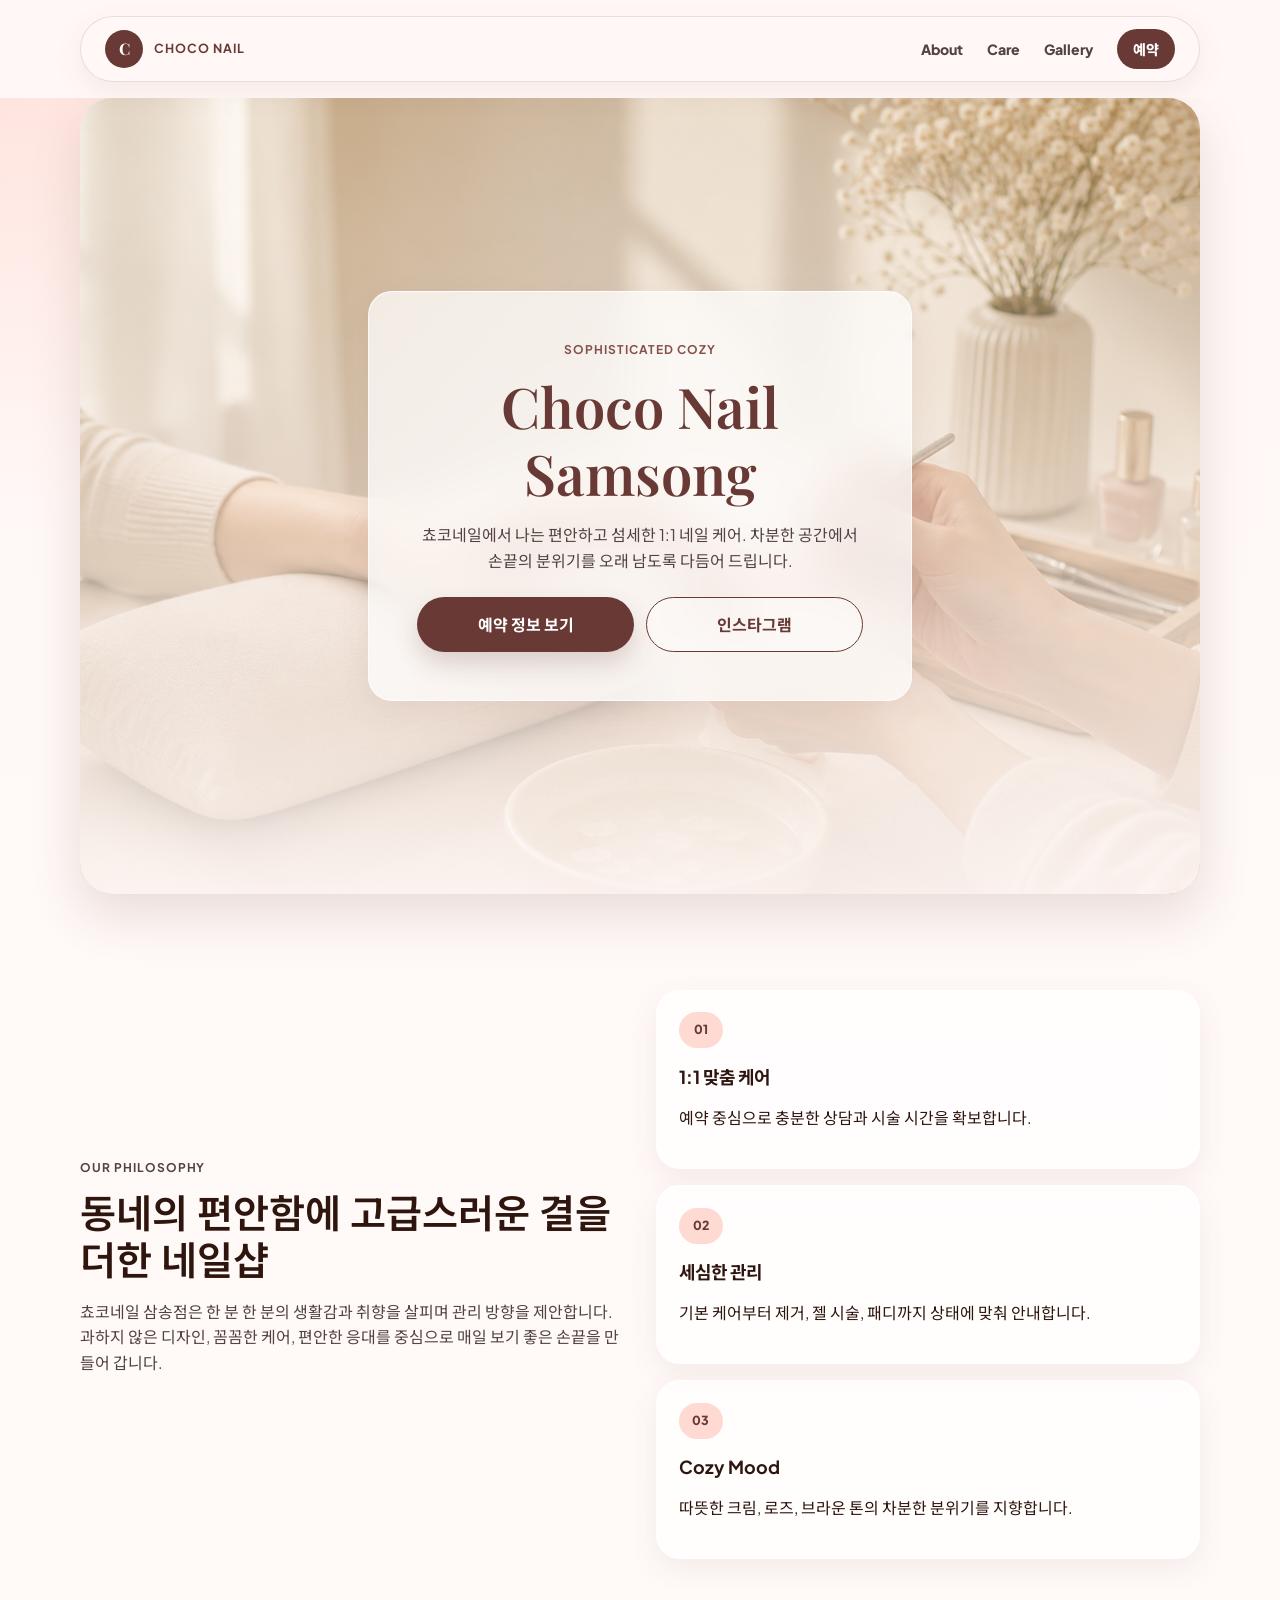
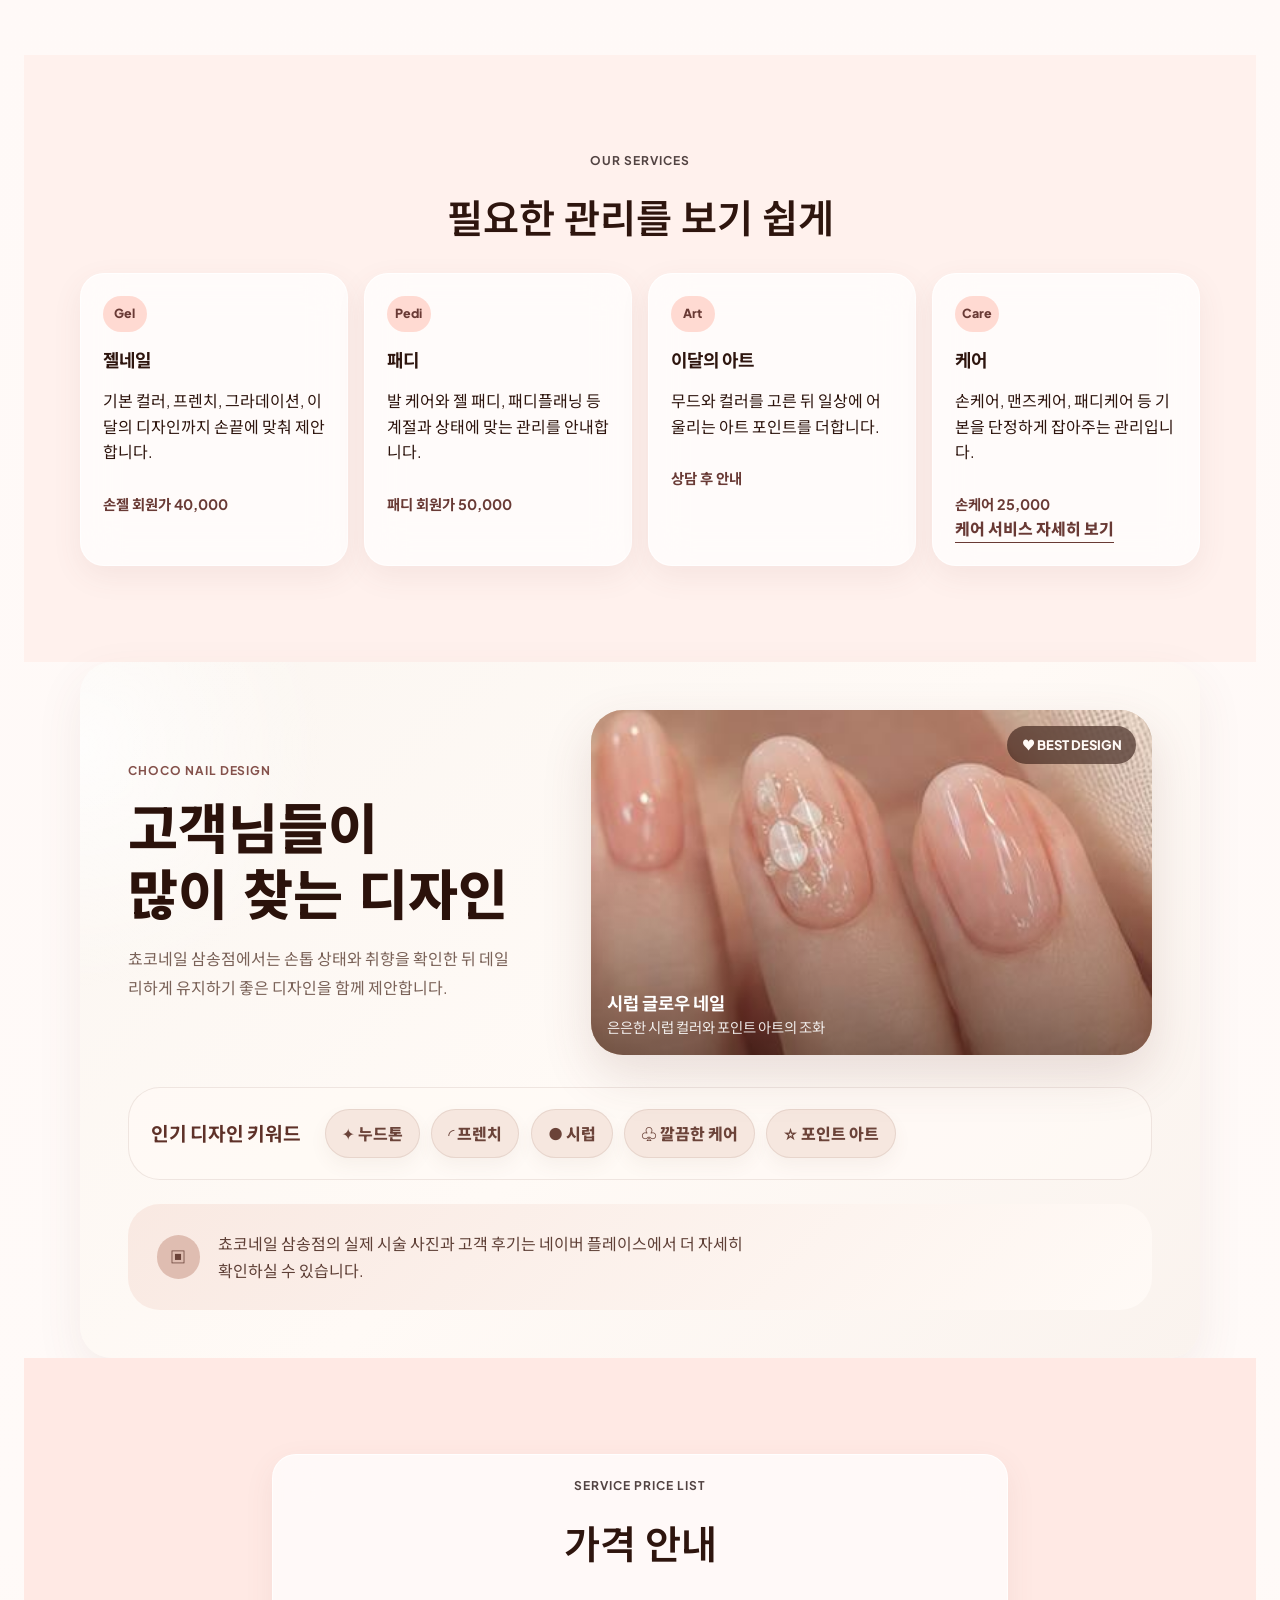
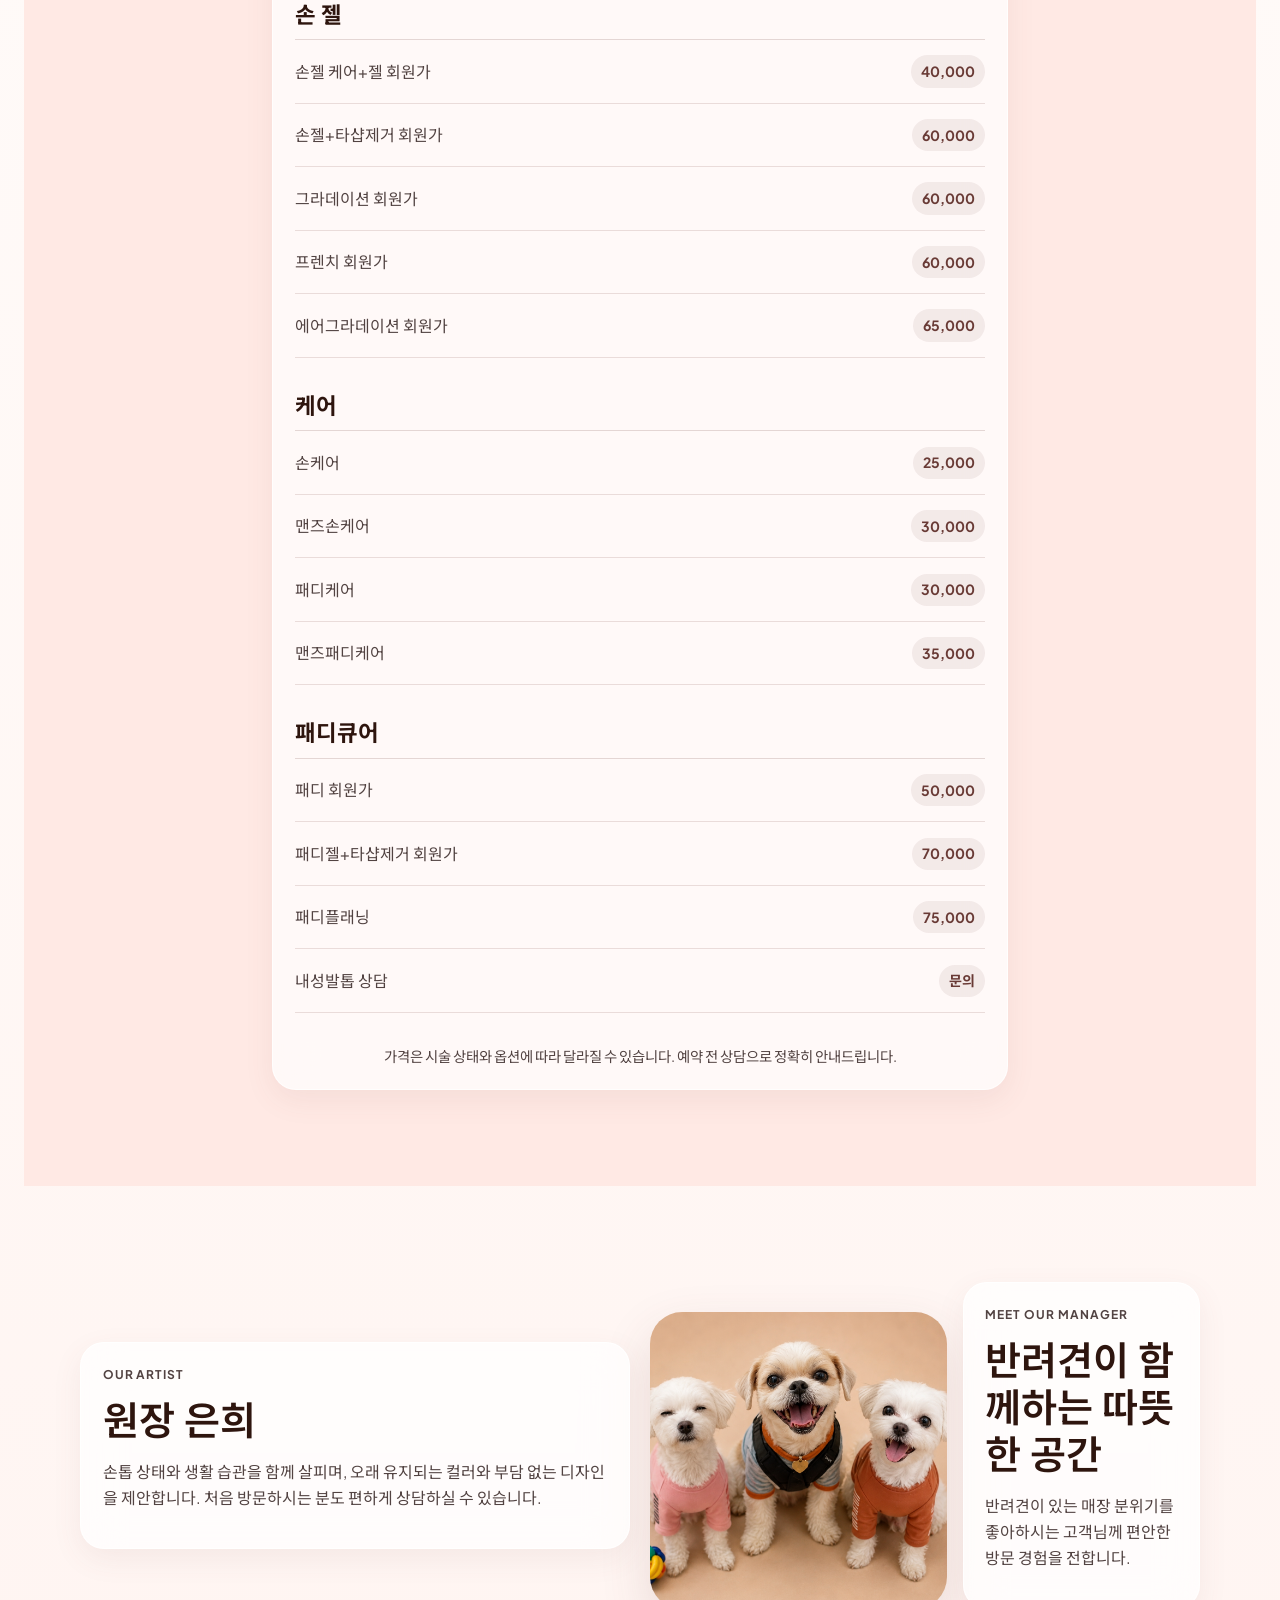
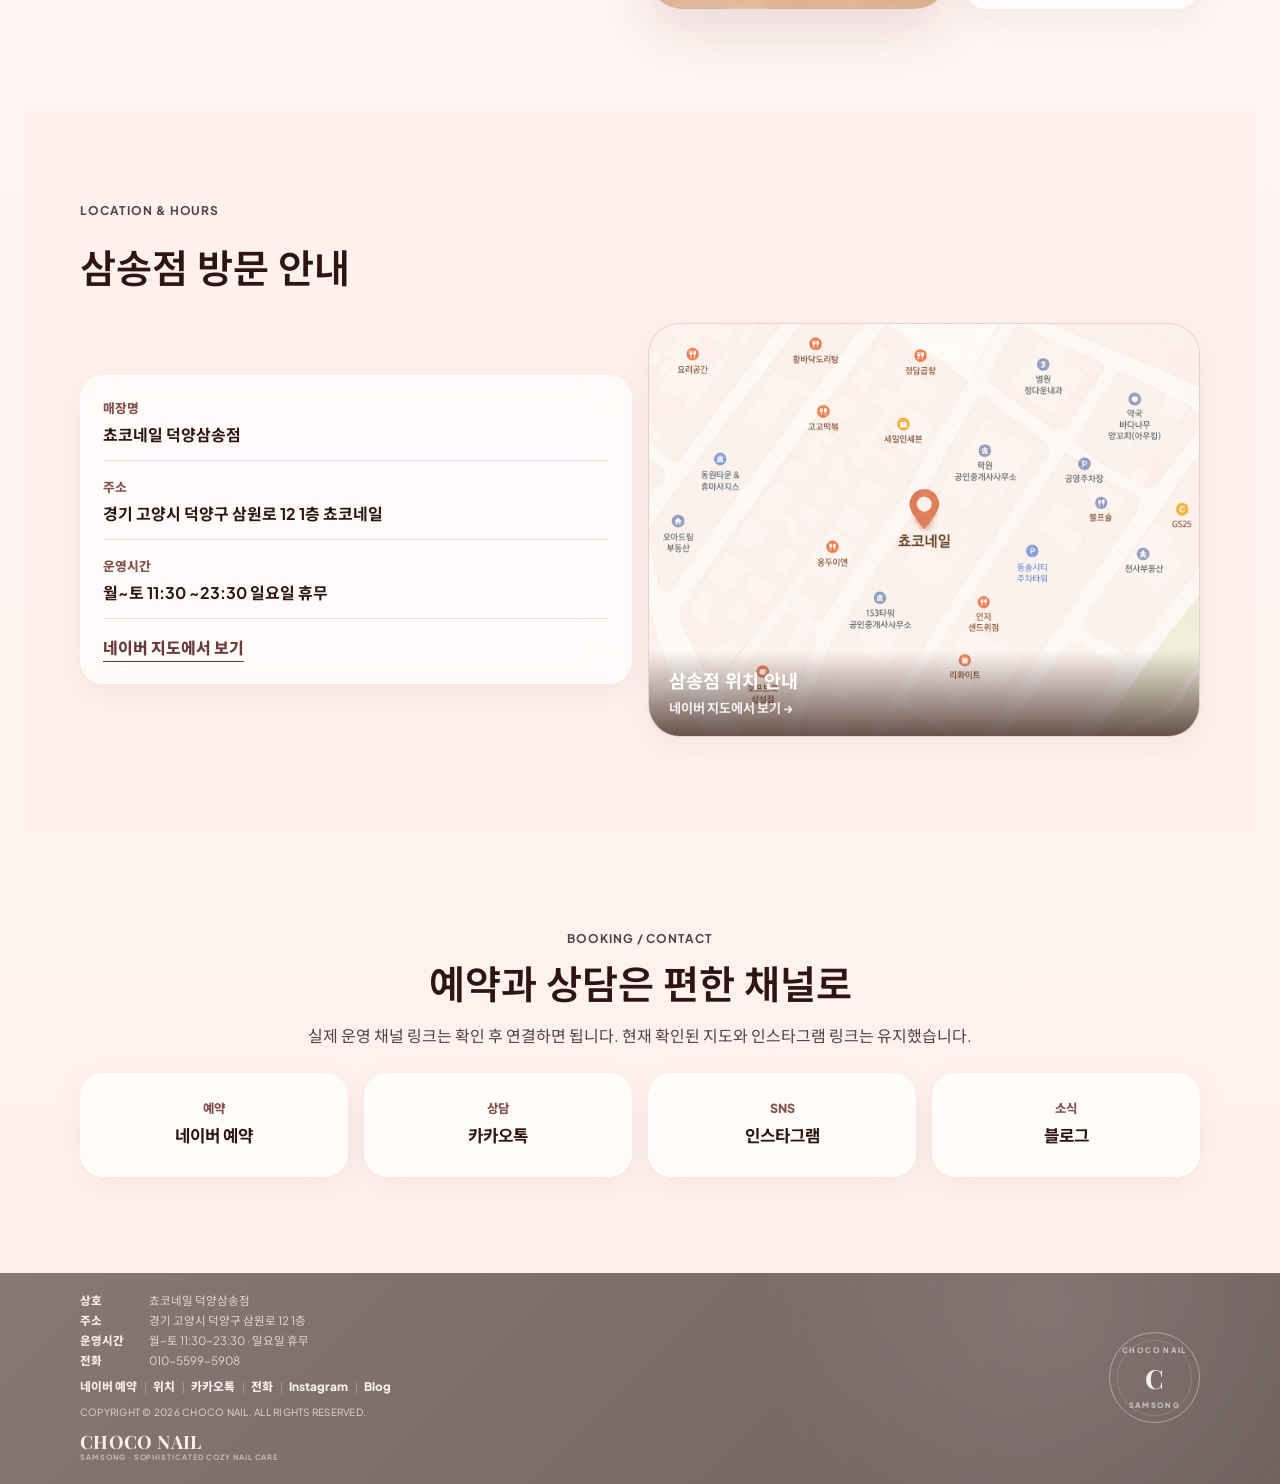
<file: index.html>
<!doctype html>
<html lang="ko">
  <head>
    <meta charset="utf-8">
    <meta name="viewport" content="width=device-width, initial-scale=1">
    <title>쵸코네일 덕양삼송점 | Choco Nail Samsong</title>
    <meta
      name="description"
      content="쵸코네일 덕양삼송점 모바일 웹사이트. 젤네일, 패디, 이달의 아트, 케어와 예약, 위치 정보를 안내합니다."
    >
    <link rel="preconnect" href="https://fonts.googleapis.com">
    <link rel="preconnect" href="https://fonts.gstatic.com" crossorigin>
    <link
      href="https://fonts.googleapis.com/css2?family=Playfair+Display:wght@500;600;700&family=Plus+Jakarta+Sans:wght@400;500;600;700&family=Noto+Sans+KR:wght@400;500;700&display=swap"
      rel="stylesheet"
    >
    <link rel="stylesheet" href="style.css">
  </head>
  <body>
    <header class="site-header home-site-header" id="top">
      <nav class="top-nav" aria-label="주요 메뉴">
        

        <a class="brand" href="#top" aria-label="쵸코네일 덕양삼송점 홈">
          <span class="brand-mark">C</span>
          <span class="brand-text">CHOCO NAIL</span>
        </a>
        <div class="nav-links">
          <a href="about.html">About</a>
          <a href="care.html">Care</a>
          <a href="gallery.html">Gallery</a>
          <a href="https://map.naver.com/p/entry/place/1964980021?lng=126.876856&lat=37.6444601&placePath=/stylist?fromPanelNum=1&additionalHeight=76&timestamp=202606121154&locale=ko&svcName=map_pcv5&from=map&fromPanelNum=1&additionalHeight=76&timestamp=202606111156&locale=ko&svcName=map_pcv5&category=m&filterType=%EB%A6%AC%EB%B7%B0&entry=plt&searchType=place&c=14.55,0,0,3,dh">예약</a>
        </div>
      </nav>
    </header>

    <section class="hero home-hero" aria-labelledby="hero-title">
        <div class="hero-media">
          <img src="images/main.png" alt="쵸코네일 삼송점의 따뜻한 분위기를 보여주는 반려견 사진">
        </div>
        <div class="hero-card glass-card">
          <p class="eyebrow">Sophisticated Cozy</p>
          <h1 id="hero-title"><span>Choco Nail</span><span>Samsong</span></h1>
          <p>
            쵸코네일에서 나는 편안하고 섬세한 1:1 네일 케어. 차분한 공간에서 손끝의 분위기를
            오래 남도록 다듬어 드립니다.
          </p>
          <div class="button-row">
            <a class="button button-primary" href="https://map.naver.com/p/entry/place/1964980021?lng=126.876856&lat=37.6444601&placePath=/stylist?fromPanelNum=1&additionalHeight=76&timestamp=202606121154&locale=ko&svcName=map_pcv5&from=map&fromPanelNum=1&additionalHeight=76&timestamp=202606111156&locale=ko&svcName=map_pcv5&category=m&filterType=%EB%A6%AC%EB%B7%B0&entry=plt&searchType=place&c=14.55,0,0,3,dh">예약 정보 보기</a>
            <a class="button button-secondary" href="https://www.instagram.com/choco__nail" target="_blank" rel="noreferrer">인스타그램</a>
          </div>
        </div>
    </section>

    <main>
      <section class="section intro-section" id="about" aria-labelledby="about-title">
        <div class="section-copy">
          <p class="eyebrow">Our Philosophy</p>
          <h2 id="about-title">동네의 편안함에 고급스러운 결을 더한 네일샵</h2>
          <p>
            쵸코네일 삼송점은 한 분 한 분의 생활감과 취향을 살피며 관리 방향을 제안합니다.
            과하지 않은 디자인, 꼼꼼한 케어, 편안한 응대를 중심으로 매일 보기 좋은 손끝을
            만들어 갑니다.
          </p>
        </div>
        <div class="feature-stack">
          <article class="feature-card glass-card">
            <span>01</span>
            <h3>1:1 맞춤 케어</h3>
            <p>예약 중심으로 충분한 상담과 시술 시간을 확보합니다.</p>
          </article>
          <article class="feature-card glass-card">
            <span>02</span>
            <h3>세심한 관리</h3>
            <p>기본 케어부터 제거, 젤 시술, 패디까지 상태에 맞춰 안내합니다.</p>
          </article>
          <article class="feature-card glass-card">
            <span>03</span>
            <h3>Cozy Mood</h3>
            <p>따뜻한 크림, 로즈, 브라운 톤의 차분한 분위기를 지향합니다.</p>
          </article>
        </div>
      </section>

      <section class="section service-section" id="services" aria-labelledby="services-title">
        <div class="section-heading center">
          <p class="eyebrow">Our Services</p>
          <h2 id="services-title">필요한 관리를 보기 쉽게</h2>
        </div>
        <div class="service-grid">
          <article class="service-card glass-card">
            <span class="service-icon">Gel</span>
            <h3>젤네일</h3>
            <p>기본 컬러, 프렌치, 그라데이션, 이달의 디자인까지 손끝에 맞춰 제안합니다.</p>
            <strong>손젤 회원가 40,000</strong>
          </article>
          <article class="service-card glass-card">
            <span class="service-icon">Pedi</span>
            <h3>패디</h3>
            <p>발 케어와 젤 패디, 패디플래닝 등 계절과 상태에 맞는 관리를 안내합니다.</p>
            <strong>패디 회원가 50,000</strong>
          </article>
          <article class="service-card glass-card">
            <span class="service-icon">Art</span>
            <h3>이달의 아트</h3>
            <p>무드와 컬러를 고른 뒤 일상에 어울리는 아트 포인트를 더합니다.</p>
            <strong>상담 후 안내</strong>
          </article>
          <article class="service-card glass-card">
            <span class="service-icon">Care</span>
            <h3>케어</h3>
            <p>손케어, 맨즈케어, 패디케어 등 기본을 단정하게 잡아주는 관리입니다.</p>
            <strong>손케어 25,000</strong>
            <a class="text-link" href="care.html">케어 서비스 자세히 보기</a>
          </article>
        </div>
      </section>

      <section class="section gallery-section design-section" id="gallery" aria-labelledby="gallery-title">
        <div class="design-feature">
          <div class="design-copy">
            <p class="eyebrow">Choco Nail Design</p>
            <h2 id="gallery-title">고객님들이<br>많이 찾는 디자인</h2>
            <p>
              쵸코네일 삼송점에서는 손톱 상태와 취향을 확인한 뒤 데일리하게 유지하기
              좋은 디자인을 함께 제안합니다.
            </p>
          </div>
          <article class="design-main-card">
            <img src="images/design-main.jpg" alt="시럽 글로우 네일 디자인">
            <span class="design-badge">♥ BEST DESIGN</span>
            <div class="design-card-caption">
              <div>
                <h3>시럽 글로우 네일</h3>
                <p>은은한 시럽 컬러와 포인트 아트의 조화</p>
              </div>
              <strong></strong>
            </div>
          </article>
        </div>

        <div class="design-keywords" aria-labelledby="design-keywords-title">
          <h3 id="design-keywords-title">인기 디자인 키워드</h3>
          <div class="design-chip-row">
            <span>✦ 누드톤</span>
            <span>◜ 프렌치</span>
            <span>● 시럽</span>
            <span>♧ 깔끔한 케어</span>
            <span>☆ 포인트 아트</span>
          </div>
        </div>

        <article class="place-card">
          <div class="place-copy">
            <span class="place-icon">▣</span>
            <p>
              쵸코네일 삼송점의 실제 시술 사진과 고객 후기는 네이버 플레이스에서 더 자세히 <br> 확인하실 수 있습니다.
            </p>
          </div>

          </div>
        </article>


      </section>

      <section class="section price-section" id="price" aria-labelledby="price-title">
        <div class="price-card glass-card">
          <div class="section-heading center">
            <p class="eyebrow">Service Price List</p>
            <h2 id="price-title">가격 안내</h2>
          </div>
          <div class="price-group">
            <h3>손 젤</h3>
            <ul class="price-list">
              <li><span>손젤 케어+젤 회원가</span><strong>40,000</strong></li>
              <li><span>손젤+타샵제거 회원가</span><strong>60,000</strong></li>
              <li><span>그라데이션 회원가</span><strong>60,000</strong></li>
              <li><span>프렌치 회원가</span><strong>60,000</strong></li>
              <li><span>에어그라데이션 회원가</span><strong>65,000</strong></li>
            </ul>
          </div>
          <div class="price-group">
            <h3>케어</h3>
            <ul class="price-list">
              <li><span>손케어</span><strong>25,000</strong></li>
              <li><span>맨즈손케어</span><strong>30,000</strong></li>
              <li><span>패디케어</span><strong>30,000</strong></li>
              <li><span>맨즈패디케어</span><strong>35,000</strong></li>
            </ul>
          </div>
          <div class="price-group">
            <h3>패디큐어</h3>
            <ul class="price-list">
              <li><span>패디 회원가</span><strong>50,000</strong></li>
              <li><span>패디젤+타샵제거 회원가</span><strong>70,000</strong></li>
              <li><span>패디플래닝</span><strong>75,000</strong></li>
              <li><span>내성발톱 상담</span><strong>문의</strong></li>
            </ul>
          </div>
          <p class="notice">가격은 시술 상태와 옵션에 따라 달라질 수 있습니다. 예약 전 상담으로 정확히 안내드립니다.</p>
        </div>
      </section>

      <section class="section artist-section" id="artist" aria-labelledby="artist-title">
        <div class="artist-card glass-card">
          <p class="eyebrow">Our Artist</p>
          <h2 id="artist-title">원장 은희</h2>
          <p>
            손톱 상태와 생활 습관을 함께 살피며, 오래 유지되는 컬러와 부담 없는 디자인을
            제안합니다. 처음 방문하시는 분도 편하게 상담하실 수 있습니다.
          </p>
        </div>
        <div class="manager-card">
          <img src="images/choco.png" alt="쵸코네일 삼송점의 반려견 매니저들">
          <div class="manager-copy glass-card">
            <p class="eyebrow">Meet Our Manager</p>
            <h2>반려견이 함께하는 따뜻한 공간</h2>
            <p>반려견이 있는 매장 분위기를 좋아하시는 고객님께 편안한 방문 경험을 전합니다.</p>
          </div>
        </div>
      </section>

      <section class="section location-section" id="location" aria-labelledby="location-title">
        <div class="section-heading">
          <p class="eyebrow">Location & Hours</p>
          <h2 id="location-title">삼송점 방문 안내</h2>
        </div>
        <div class="location-grid">
          <div class="info-list glass-card">
            <div>
              <span>매장명</span>
              <strong>쵸코네일 덕양삼송점</strong>
            </div>
            <div>
              <span>주소</span>
              <strong>경기 고양시 덕양구 삼원로 12 1층 쵸코네일</strong>
            </div>
            <div>
              <span>운영시간</span>
              <strong>월~토 11:30 ~23:30 일요일 휴무</strong>
            </div>
            <a
              class="text-link"
              href="https://map.naver.com/p/directions/-/14123867.003371466,4529320.987910479,%EC%B5%B8%EC%BD%94%EB%84%A4%EC%9D%BC%20%EB%8D%95%EC%96%91%EC%82%BC%EC%86%A1%EC%A0%90%20%EB%82%B4%EC%84%B1%EB%B0%9C%ED%86%B1%20%EB%AC%B4%EC%A2%80%20%EB%B0%9C%EA%B0%81%EC%A7%88%20%EC%86%90%EB%B0%9C%ED%86%B1%EA%B5%90%EC%A0%95,1964980021,PLACE_POI/-/car?c=15.00,0,0,0,dh"
              target="_blank"
              rel="noreferrer"
            >네이버 지도에서 보기</a>
          </div>
          <a
            class="map-card"
            href="https://map.naver.com/p/directions/-/14123867.003371466,4529320.987910479,%EC%B5%B8%EC%BD%94%EB%84%A4%EC%9D%BC%20%EB%8D%95%EC%96%91%EC%82%BC%EC%86%A1%EC%A0%90%20%EB%82%B4%EC%84%B1%EB%B0%9C%ED%86%B1%20%EB%AC%B4%EC%A2%80%20%EB%B0%9C%EA%B0%81%EC%A7%88%20%EC%86%90%EB%B0%9C%ED%86%B1%EA%B5%90%EC%A0%95,1964980021,PLACE_POI/-/car?c=15.00,0,0,0,dh"
            target="_blank"
            rel="noreferrer"
            aria-label="네이버 지도 열기"
          >
            <img src="images/map-samsong.png" alt="쵸코네일 덕양삼송점 위치 지도" loading="lazy">
            <span class="map-card-overlay">
              <strong>삼송점 위치 안내</strong>
              <span>네이버 지도에서 보기 →</span>
            </span>
          </a>
        </div>
      </section>

      <section class="section booking-section" id="booking" aria-labelledby="booking-title">
        <p class="eyebrow">Booking / Contact</p>
        <h2 id="booking-title">예약과 상담은 편한 채널로</h2>
        <p>실제 운영 채널 링크는 확인 후 연결하면 됩니다. 현재 확인된 지도와 인스타그램 링크는 유지했습니다.</p>
        <div class="booking-grid">
          <a class="booking-button glass-card" href="https://map.naver.com/p/entry/place/1964980021?lng=126.876856&lat=37.6444601&placePath=/stylist?fromPanelNum=1&additionalHeight=76&timestamp=202606121154&locale=ko&svcName=map_pcv5&from=map&fromPanelNum=1&additionalHeight=76&timestamp=202606111156&locale=ko&svcName=map_pcv5&category=m&filterType=%EB%A6%AC%EB%B7%B0&entry=plt&searchType=place&c=14.55,0,0,3,dh">
            <span>예약</span>
            <strong>네이버 예약</strong>
          </a>
          <a class="booking-button glass-card" href="https://open.kakao.com/o/sCU8pFob">
            <span>상담</span>
            <strong>카카오톡</strong>
          </a>
          <a class="booking-button glass-card" href="https://www.instagram.com/choco__nail" target="_blank" rel="noreferrer">
            <span>SNS</span>
            <strong>인스타그램</strong>
          </a>
          <a class="booking-button glass-card" href="https://blog.naver.com/boong27">
            <span>소식</span>
            <strong>블로그</strong>
          </a>
        </div>
      </section>
    </main>

    <footer class="site-footer">
      <div class="footer-inner">
        <div class="footer-content">
          <div class="footer-info" aria-label="매장 정보">
            <p><span>상호</span> 쵸코네일 덕양삼송점</p>
            <p><span>주소</span> 경기 고양시 덕양구 삼원로 12 1층</p>
            <p><span>운영시간</span> 월~토 11:30~23:30 · 일요일 휴무</p>
            <p><span>전화</span> <a href="tel:01055995908" aria-label="010-5599-5908로 전화하기">010-5599-5908</a></p>
          </div>

          <div class="footer-links" aria-label="바로가기">
            <a href="https://map.naver.com/p/entry/place/1964980021?lng=126.876856&lat=37.6444601&placePath=/stylist?fromPanelNum=1&additionalHeight=76&timestamp=202606121154&locale=ko&svcName=map_pcv5&from=map&fromPanelNum=1&additionalHeight=76&timestamp=202606111156&locale=ko&svcName=map_pcv5&category=m&filterType=%EB%A6%AC%EB%B7%B0&entry=plt&searchType=place&c=14.55,0,0,3,dh" target="_blank" rel="noreferrer">네이버 예약</a>
            <a href="#location">위치</a>
            <a href="https://open.kakao.com/o/sCU8pFob" target="_blank" rel="noreferrer">카카오톡</a>
            <a href="tel:01055995908">전화</a>
            <a href="https://www.instagram.com/choco__nail" target="_blank" rel="noreferrer">Instagram</a>
            <a href="https://blog.naver.com/boong27" target="_blank" rel="noreferrer">Blog</a>
          </div>

          <p class="footer-copyright">COPYRIGHT © 2026 CHOCO NAIL. ALL RIGHTS RESERVED.</p>

          <div class="footer-brand">
            <strong>CHOCO NAIL</strong>
            <span>SAMSONG · SOPHISTICATED COZY NAIL CARE</span>
          </div>
        </div>

        <div class="footer-seal" aria-hidden="true">
          <span class="footer-seal-top">CHOCO NAIL</span>
          <strong>C</strong>
          <span class="footer-seal-bottom">SAMSONG</span>
        </div>
      </div>
    </footer>

    <nav class="bottom-nav" aria-label="모바일 빠른 메뉴">
      <a href="https://map.naver.com/p/entry/place/1964980021?lng=126.876856&lat=37.6444601&placePath=/stylist?fromPanelNum=1&additionalHeight=76&timestamp=202606121154&locale=ko&svcName=map_pcv5&from=map&fromPanelNum=1&additionalHeight=76&timestamp=202606111156&locale=ko&svcName=map_pcv5&category=m&filterType=%EB%A6%AC%EB%B7%B0&entry=plt&searchType=place&c=14.55,0,0,3,dh" target="_blank" rel="noreferrer">예약</a>
      <a href="gallery.html">갤러리</a>
      <a href="care.html">케어</a>
      <a href="https://www.instagram.com/choco__nail" target="_blank" rel="noreferrer">SNS</a>
    </nav>
  </body>
</html>
</file>
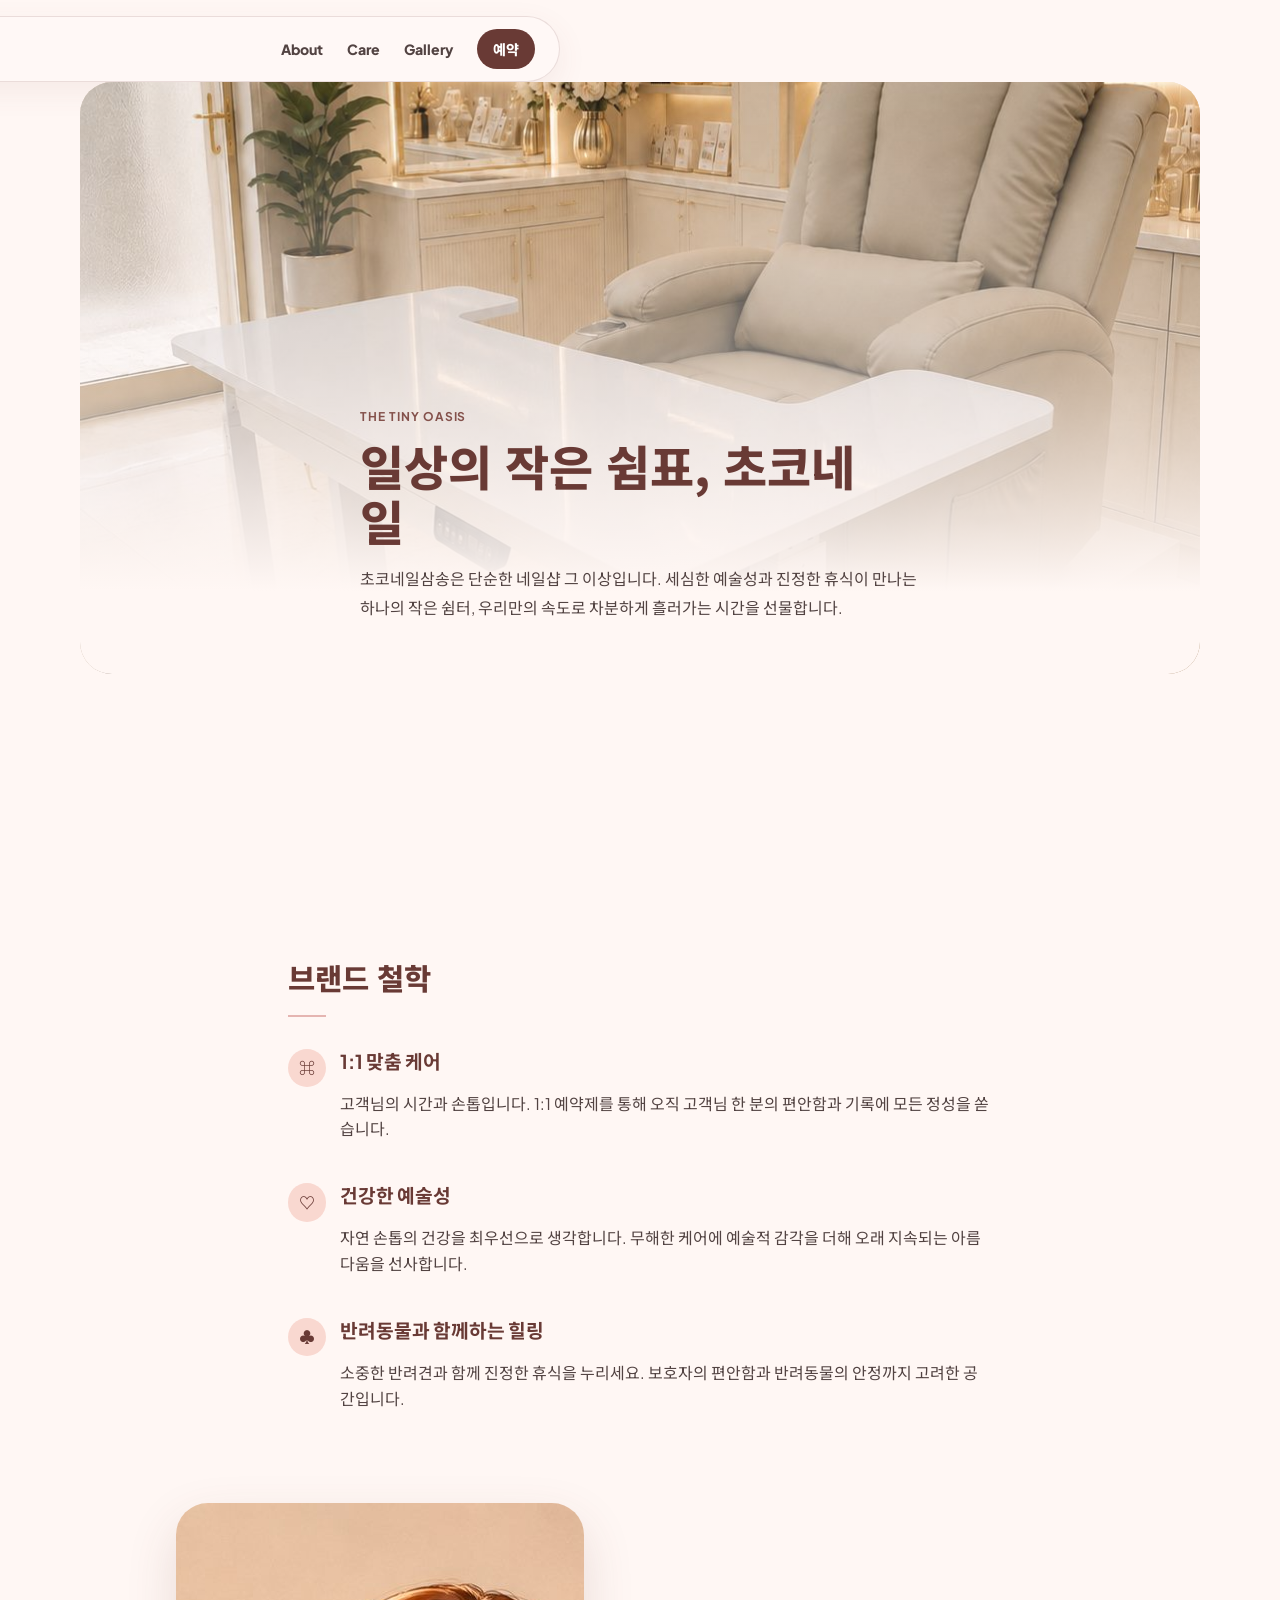
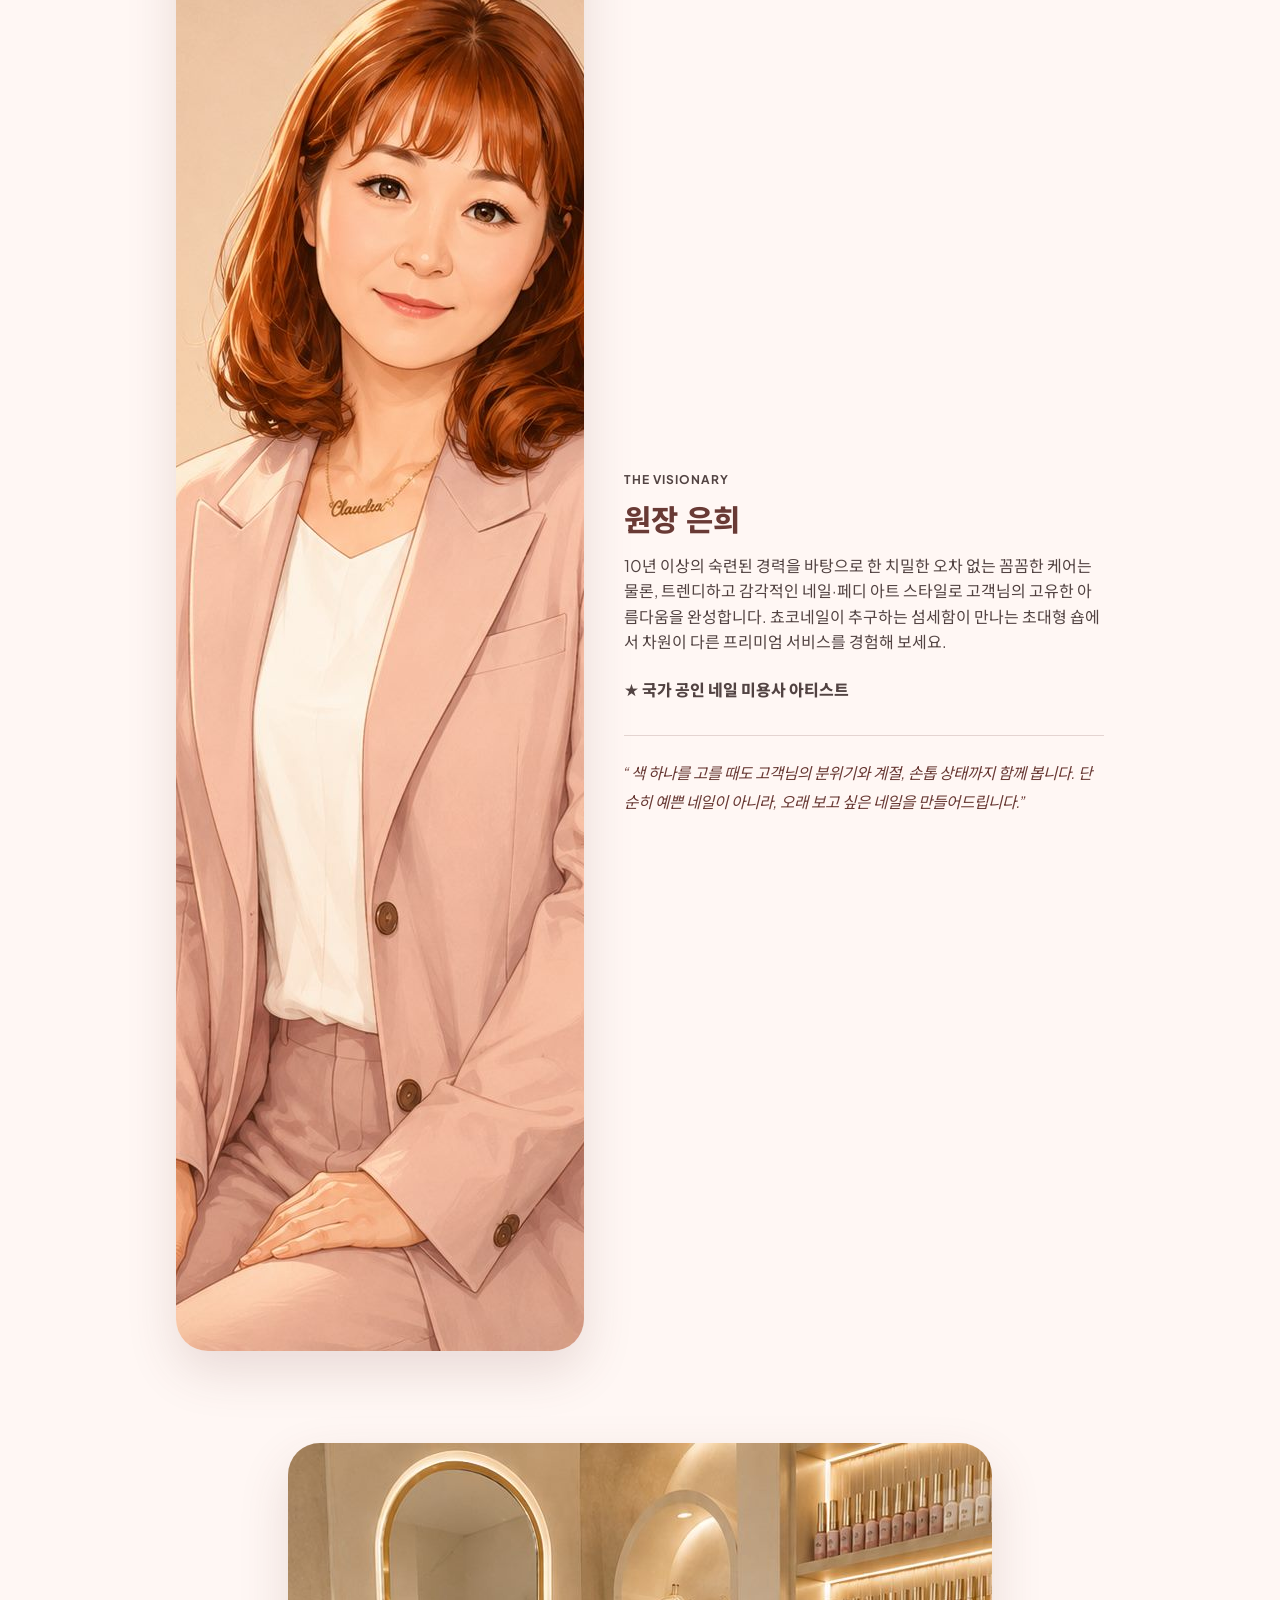
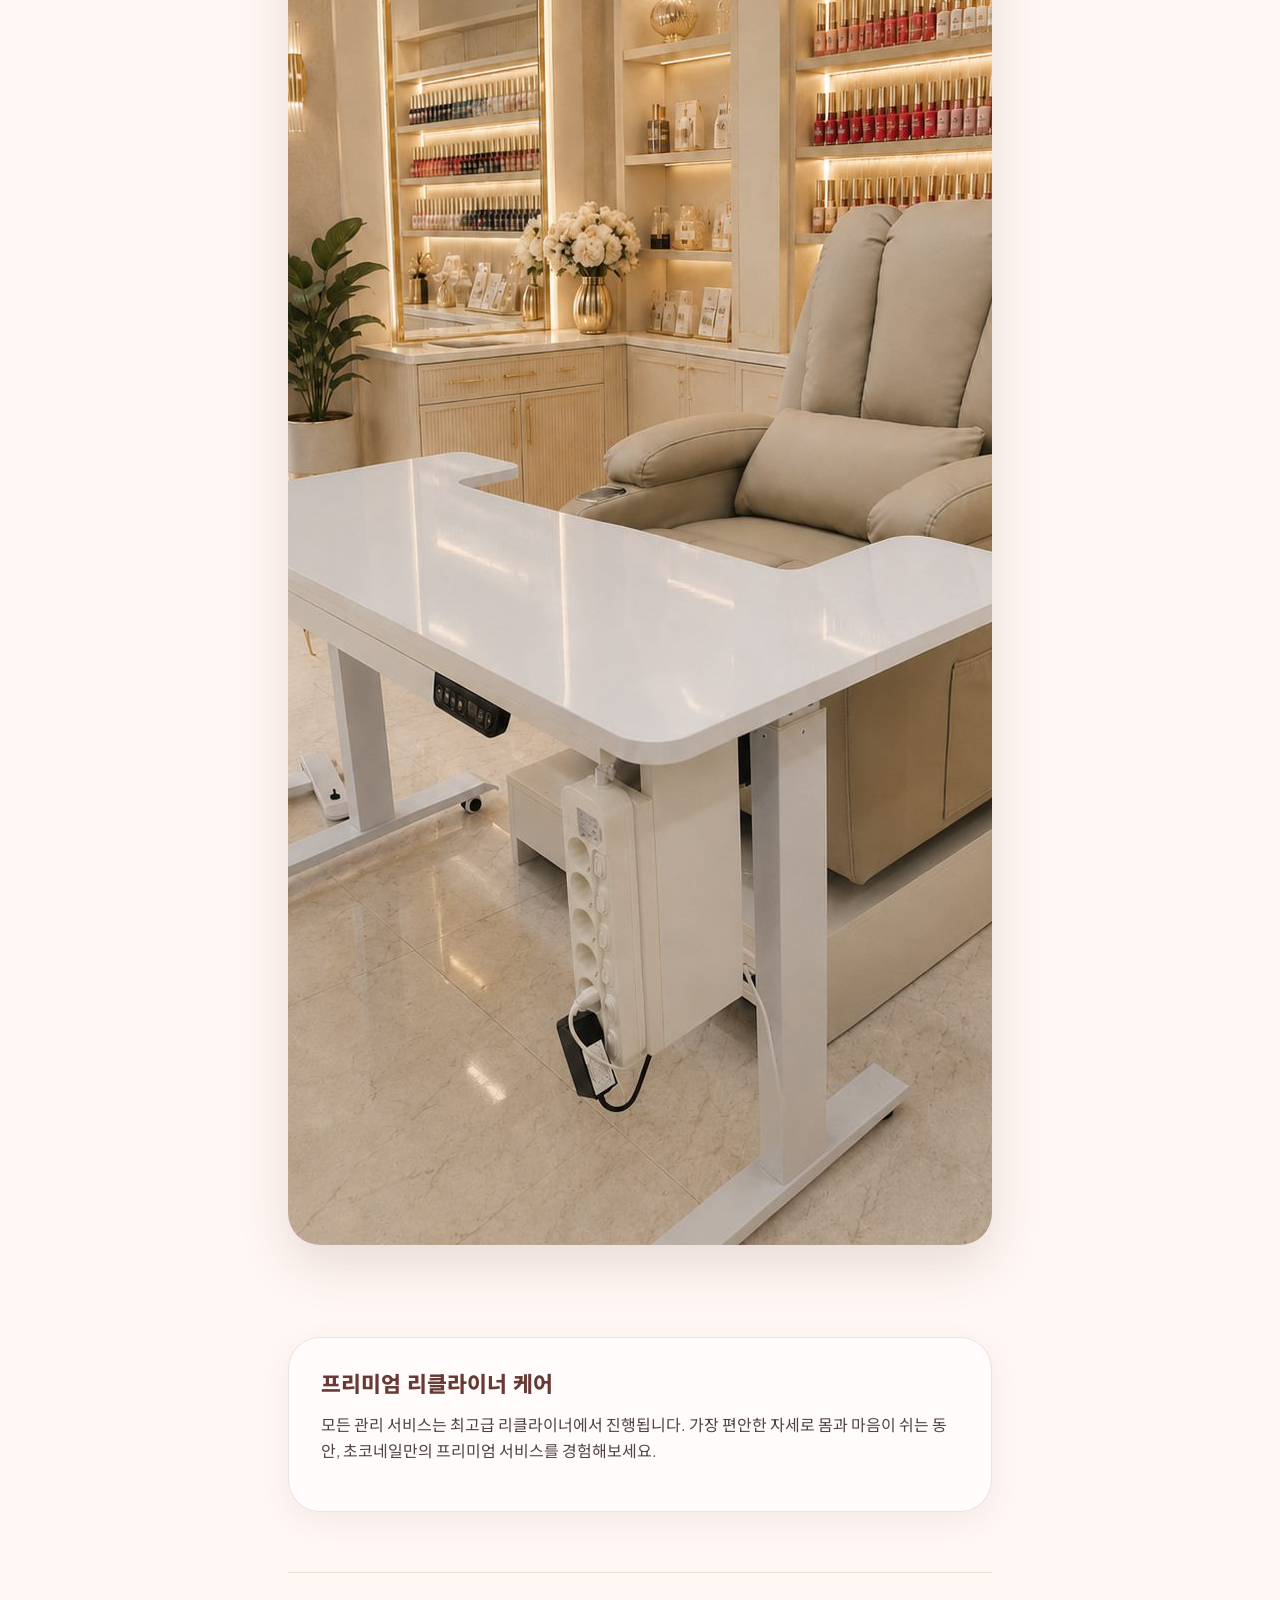
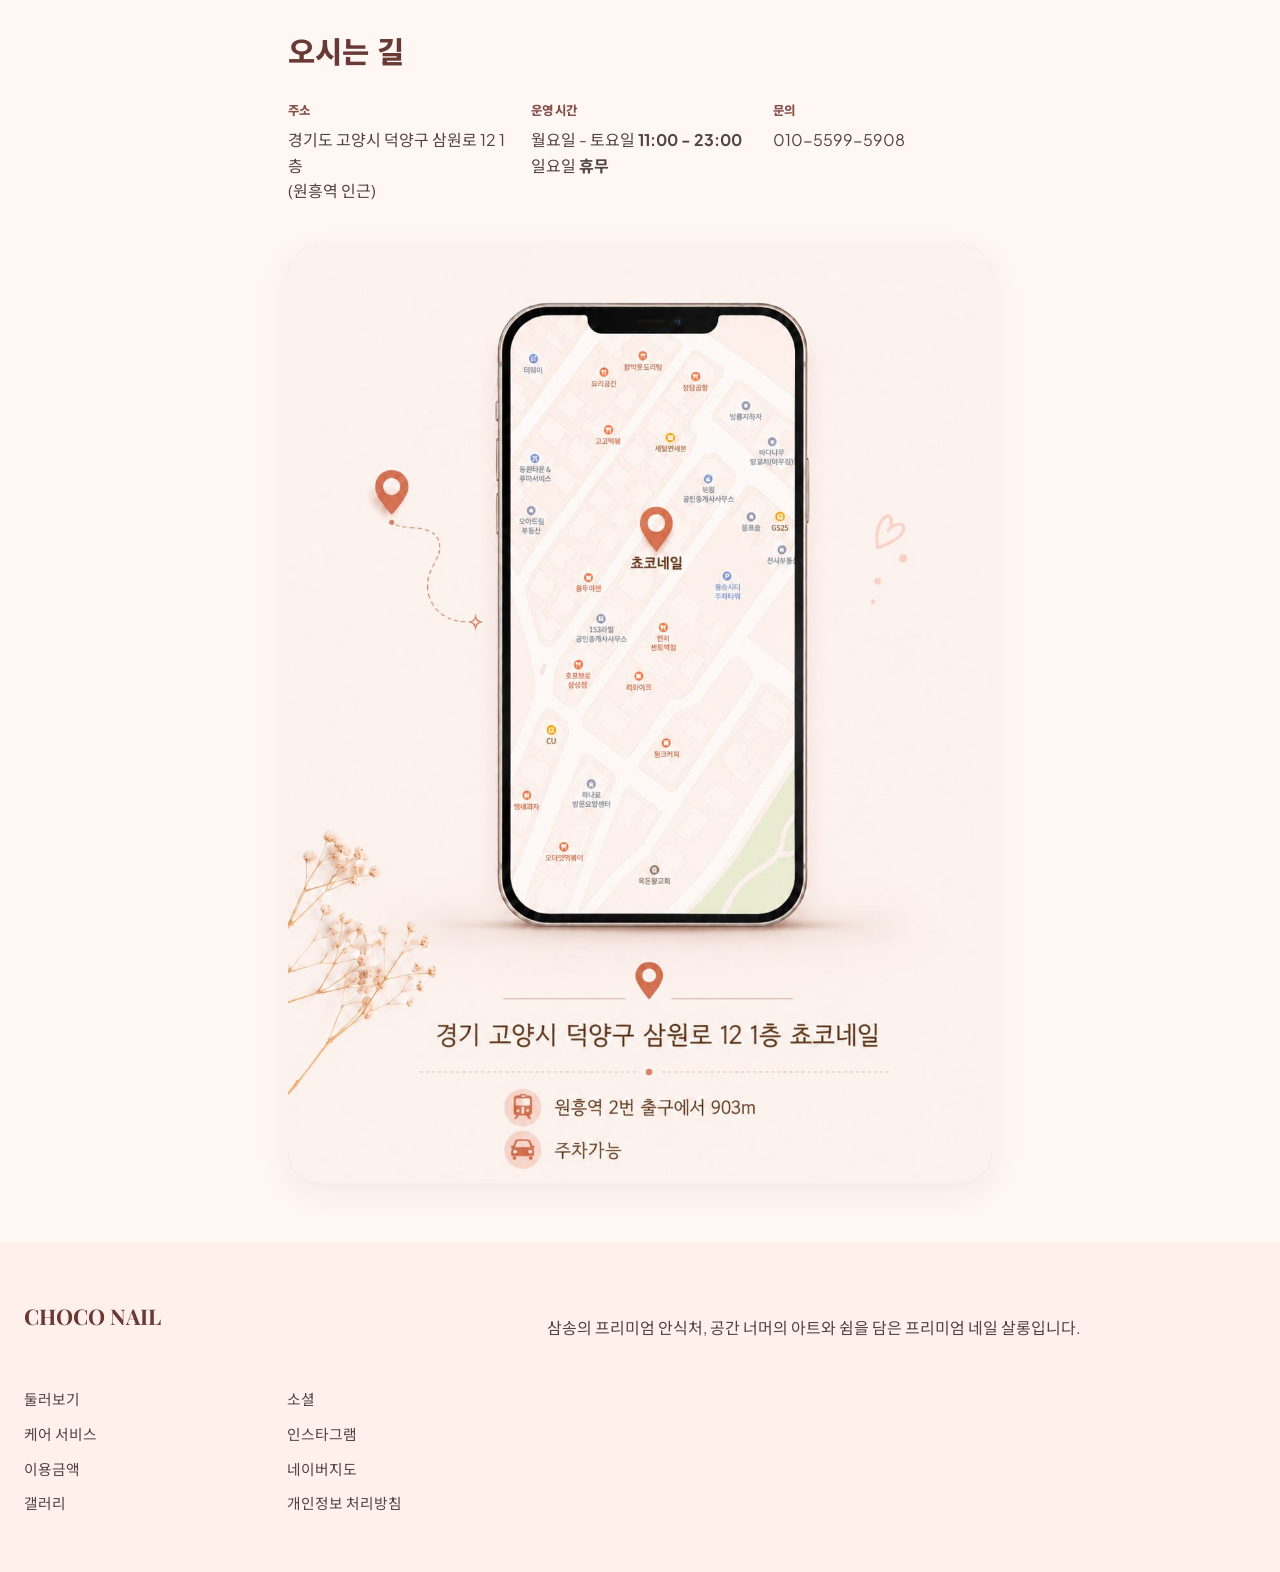
<file: about.before-image-restore.html>
<!doctype html>
<html lang="ko">
  <head>
    <meta charset="utf-8">
    <meta name="viewport" content="width=device-width, initial-scale=1">
    <title>브랜드 소개 | 쵸코네일 삼송점</title>
    <meta
      name="description"
      content="쵸코네일 삼송점의 브랜드 철학, 원장 소개, 프리미엄 리클라이너 케어와 오시는 길을 안내합니다."
    >
    <link rel="preconnect" href="https://fonts.googleapis.com">
    <link rel="preconnect" href="https://fonts.gstatic.com" crossorigin>
    <link
      href="https://fonts.googleapis.com/css2?family=Playfair+Display:wght@500;600;700&family=Plus+Jakarta+Sans:wght@400;500;600;700&family=Noto+Sans+KR:wght@400;500;700&display=swap"
      rel="stylesheet"
    >
    <link rel="stylesheet" href="style.css">
    <link rel="icon" href="data:,">
  </head>
  <body class="about-page">
    <header class="site-header about-site-header" id="top">
      <nav class="top-nav" aria-label="주요 메뉴">
        <a class="brand" href="index.html" aria-label="쵸코네일 삼송점 홈">
          <span class="brand-mark">C</span>
          <span class="brand-text">CHOCO NAIL</span>
        </a>
        <div class="nav-links">
          <a href="about.html">About</a>
          <a href="care.html">Care</a>
          <a href="gallery.html">Gallery</a>
          <a href="index.html#booking">예약</a>
        </div>
      </nav>

      <section class="about-hero" aria-labelledby="about-hero-title">
        <img src="images/shop1-optimized.jpg" alt="쵸코네일 삼송점의 따뜻한 매장 내부" width="1122" height="1402" fetchpriority="high">
        <div class="about-hero-copy">
          <p class="eyebrow">The tiny oasis</p>
          <h1 id="about-hero-title">일상의 작은 쉼표, 초코네일</h1>
          <p>
            초코네일삼송은 단순한 네일샵 그 이상입니다. 세심한 예술성과 진정한 휴식이
            만나는 하나의 작은 쉼터, 우리만의 속도로 차분하게 흘러가는 시간을 선물합니다.
          </p>
        </div>
      </section>
    </header>

    <main>
      <section class="about-section philosophy-section" aria-labelledby="philosophy-title">
        <div class="about-section-title">
          <h2 id="philosophy-title">브랜드 철학</h2>
        </div>
        <div class="philosophy-list">
          <article class="philosophy-item">
            <span class="philosophy-icon">⌘</span>
            <div>
              <h3>1:1 맞춤 케어</h3>
              <p>
                고객님의 시간과 손톱입니다. 1:1 예약제를 통해 오직 고객님 한 분의
                편안함과 기록에 모든 정성을 쏟습니다.
              </p>
            </div>
          </article>
          <article class="philosophy-item">
            <span class="philosophy-icon">♡</span>
            <div>
              <h3>건강한 예술성</h3>
              <p>
                자연 손톱의 건강을 최우선으로 생각합니다. 무해한 케어에 예술적 감각을
                더해 오래 지속되는 아름다움을 선사합니다.
              </p>
            </div>
          </article>
          <article class="philosophy-item">
            <span class="philosophy-icon">♣</span>
            <div>
              <h3>반려동물과 함께하는 힐링</h3>
              <p>
                소중한 반려견과 함께 진정한 휴식을 누리세요. 보호자의 편안함과 반려동물의
                안정까지 고려한 공간입니다.
              </p>
            </div>
          </article>
        </div>
      </section>

      <section class="about-section artist-profile" aria-labelledby="artist-profile-title">
        <img class="artist-photo" src="images/eun-hee-optimized.jpg" alt="쵸코네일 삼송점 원장 은희 프로필" width="1086" height="1448" loading="lazy">
        <div class="artist-profile-copy">
          <p class="eyebrow">The Visionary</p>
          <h2 id="artist-profile-title">원장 은희</h2>
          <p>
            10년 이상의 숙련된 경력을 바탕으로 한 치밀한 오차 없는 꼼꼼한 케어는 물론,
            트렌디하고 감각적인 네일·페디 아트 스타일로 고객님의 고유한 아름다움을 완성합니다.
            쵸코네일이 추구하는 섬세함이 만나는 초대형 숍에서 차원이 다른 프리미엄 서비스를
            경험해 보세요.
          </p>
          <p class="credential">★ 국가 공인 네일 미용사 아티스트</p>
          <blockquote>
            “색 하나를 고를 때도 고객님의 분위기와 계절, 손톱 상태까지 함께 봅니다.
            단순히 예쁜 네일이 아니라, 오래 보고 싶은 네일을 만들어드립니다.”
          </blockquote>
        </div>
      </section>

      <section class="about-section space-section" aria-label="매장 공간 이미지">
        <img src="images/shop1-optimized.jpg" alt="프리미엄 리클라이너와 네일 테이블이 있는 쵸코네일 매장" width="1122" height="1402" loading="lazy">
      </section>

      <section class="about-section premium-care" aria-labelledby="premium-care-title">
        <div class="premium-card">
          <h2 id="premium-care-title">프리미엄 리클라이너 케어</h2>
          <p>
            모든 관리 서비스는 최고급 리클라이너에서 진행됩니다. 가장 편안한 자세로 몸과
            마음이 쉬는 동안, 초코네일만의 프리미엄 서비스를 경험해보세요.
          </p>
        </div>
      </section>

      <section class="about-section about-location" aria-labelledby="about-location-title">
        <h2 id="about-location-title">오시는 길</h2>
        <div class="about-info-grid">
          <div>
            <span>주소</span>
            <p>경기도 고양시 덕양구 삼원로 12 1층<br>(원흥역 인근)</p>
          </div>
          <div>
            <span>운영 시간</span>
            <p>월요일 - 토요일 <strong>11:00 - 23:00</strong><br>일요일 <strong>휴무</strong></p>
          </div>
          <div>
            <span>문의</span>
            <p>010-5599-5908</p>
          </div>
        </div>
        <a
          class="about-map"
          href="https://map.naver.com/p/directions/-/14123867.003371466,4529320.987910479,%EC%B5%B8%EC%BD%94%EB%84%A4%EC%9D%BC%20%EB%8D%95%EC%96%91%EC%82%BC%EC%86%A1%EC%A0%90%20%EB%82%B4%EC%84%B1%EB%B0%9C%ED%86%B1%20%EB%AC%B4%EC%A2%80%20%EB%B0%9C%EA%B0%81%EC%A7%88%20%EC%86%90%EB%B0%9C%ED%86%B1%EA%B5%90%EC%A0%95,1964980021,PLACE_POI/-/car?c=15.00,0,0,0,dh"
          target="_blank"
          rel="noopener noreferrer"
        >
          <img src="images/map-optimized.jpg" alt="초코네일 위치 지도 이미지" width="1086" height="1448" loading="lazy">
        </a>
      </section>
    </main>

    <footer class="about-footer">
      <strong>CHOCO NAIL</strong>
      <p>삼송의 프리미엄 안식처, 공간 너머의 아트와 쉼을 담은 프리미엄 네일 살롱입니다.</p>
      <div class="about-footer-links" aria-label="푸터 링크">
        <a href="index.html">둘러보기</a>
        <a href="https://www.instagram.com/choco__nail" target="_blank" rel="noopener noreferrer">소셜</a>
        <a href="care.html">케어 서비스</a>
        <a href="https://www.instagram.com/choco__nail" target="_blank" rel="noopener noreferrer">인스타그램</a>
        <a href="index.html#price">이용금액</a>
        <a href="index.html#location">네이버지도</a>
        <a href="gallery.html">갤러리</a>
        <span>개인정보 처리방침</span>
      </div>
    </footer>

    <nav class="bottom-nav" aria-label="모바일 빠른 메뉴">
      <a href="index.html#booking">예약</a>
      <a href="gallery.html">갤러리</a>
      <a href="care.html">케어</a>
      <a href="https://www.instagram.com/choco__nail" target="_blank" rel="noopener noreferrer">SNS</a>
    </nav>
  </body>
</html>
</file>
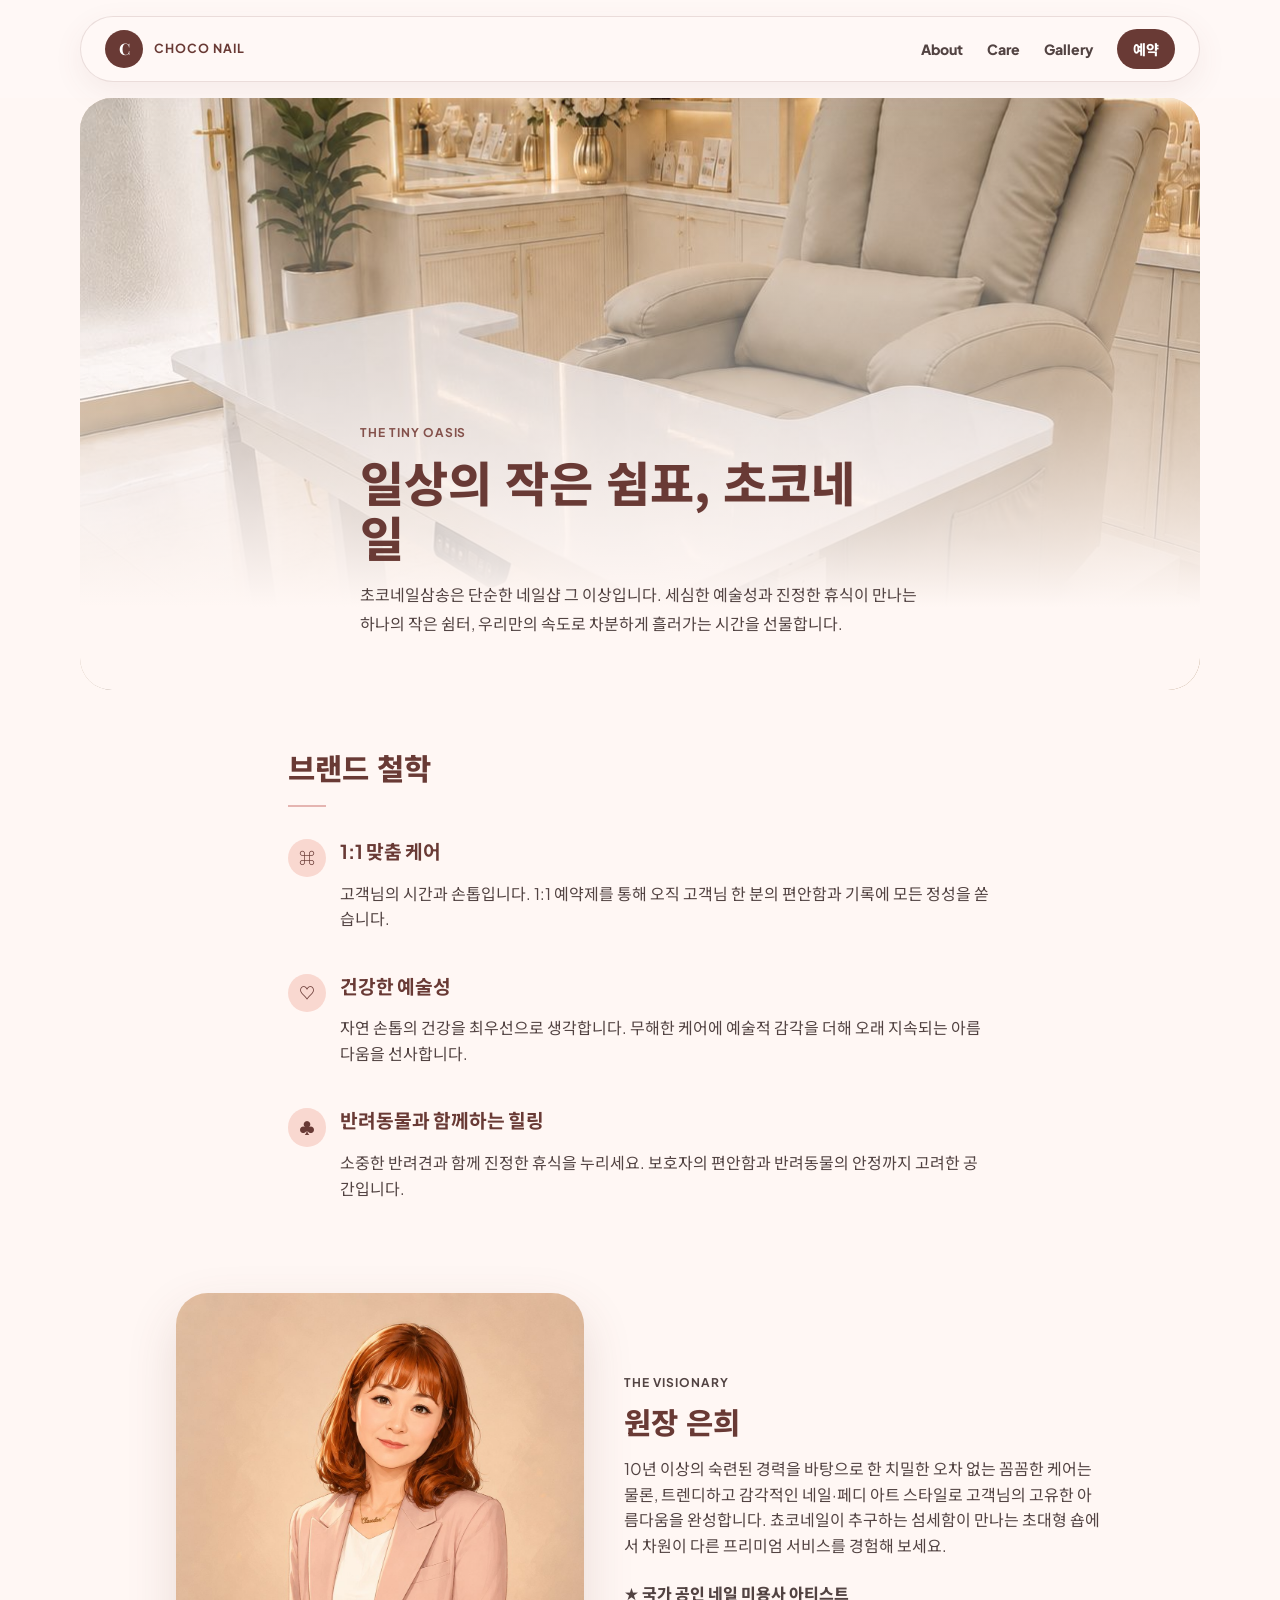
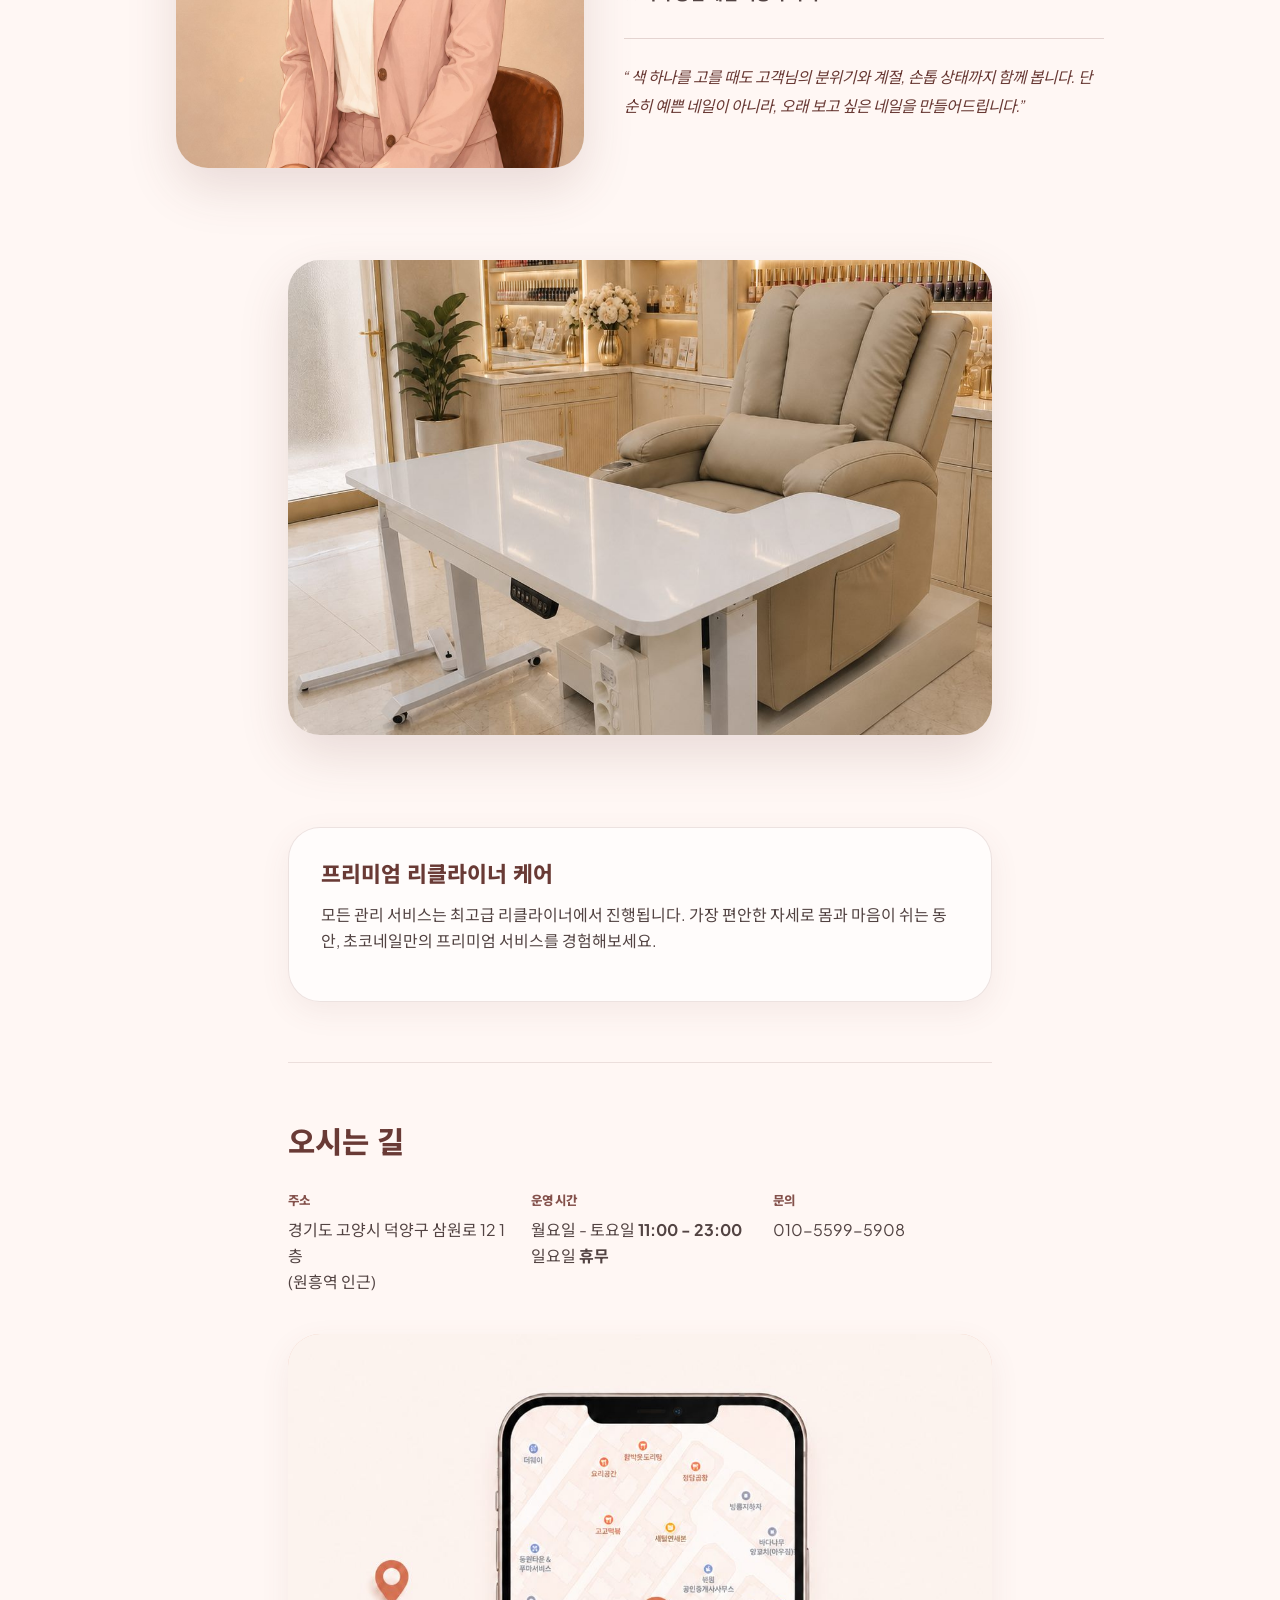
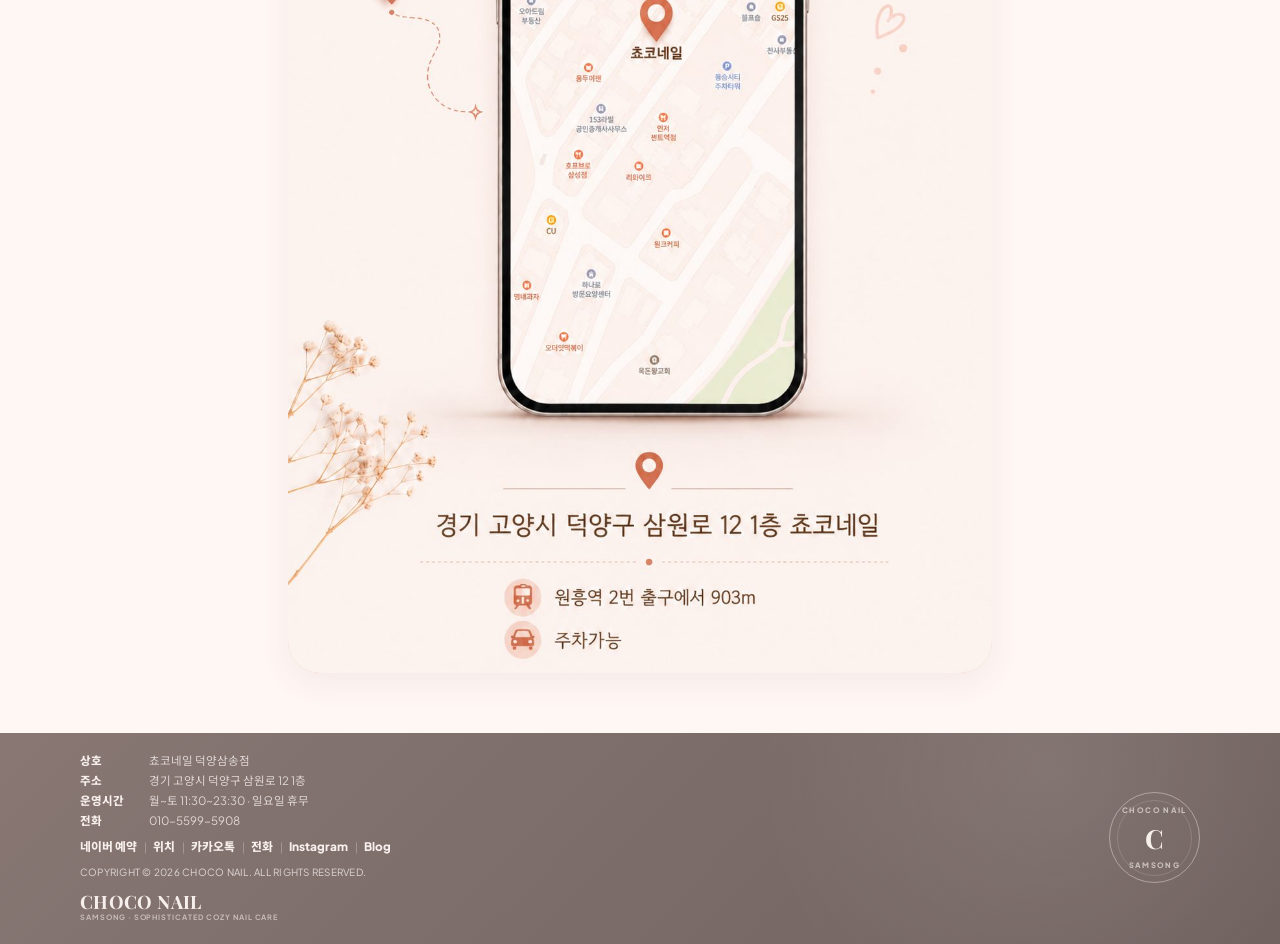
<file: about.html>
<!doctype html>
<html lang="ko">
  <head>
    <meta charset="utf-8">
    <meta name="viewport" content="width=device-width, initial-scale=1">
    <title>브랜드 소개 | 쵸코네일 삼송점</title>
    <meta
      name="description"
      content="쵸코네일 삼송점의 브랜드 철학, 원장 소개, 프리미엄 리클라이너 케어와 오시는 길을 안내합니다."
    >
    <link rel="preconnect" href="https://fonts.googleapis.com">
    <link rel="preconnect" href="https://fonts.gstatic.com" crossorigin>
    <link
      href="https://fonts.googleapis.com/css2?family=Playfair+Display:wght@500;600;700&family=Plus+Jakarta+Sans:wght@400;500;600;700&family=Noto+Sans+KR:wght@400;500;700&display=swap"
      rel="stylesheet"
    >
    <link rel="stylesheet" href="style.css">
    <link rel="icon" href="data:,">
  </head>
  <body class="about-page">
    <header class="site-header home-site-header about-site-header" id="top">
      <nav class="top-nav" aria-label="주요 메뉴">
        <a class="brand" href="index.html" aria-label="쵸코네일 삼송점 홈">
          <span class="brand-mark">C</span>
          <span class="brand-text">CHOCO NAIL</span>
        </a>
        <div class="nav-links">
          <a href="about.html">About</a>
          <a href="care.html">Care</a>
          <a href="gallery.html">Gallery</a>
          <a href="index.html#booking">예약</a>
        </div>
      </nav>

    </header>

    <section class="about-hero" aria-labelledby="about-hero-title">
        <img src="images/shop1-optimized.jpg" alt="쵸코네일 삼송점의 따뜻한 매장 내부" width="1122" height="1402" fetchpriority="high">
        <div class="about-hero-copy">
          <p class="eyebrow">The tiny oasis</p>
          <h1 id="about-hero-title">일상의 작은 쉼표, 초코네일</h1>
          <p>
            초코네일삼송은 단순한 네일샵 그 이상입니다. 세심한 예술성과 진정한 휴식이
            만나는 하나의 작은 쉼터, 우리만의 속도로 차분하게 흘러가는 시간을 선물합니다.
          </p>
        </div>
    </section>

    <main>
      <section class="about-section philosophy-section" aria-labelledby="philosophy-title">
        <div class="about-section-title">
          <h2 id="philosophy-title">브랜드 철학</h2>
        </div>
        <div class="philosophy-list">
          <article class="philosophy-item">
            <span class="philosophy-icon">⌘</span>
            <div>
              <h3>1:1 맞춤 케어</h3>
              <p>
                고객님의 시간과 손톱입니다. 1:1 예약제를 통해 오직 고객님 한 분의
                편안함과 기록에 모든 정성을 쏟습니다.
              </p>
            </div>
          </article>
          <article class="philosophy-item">
            <span class="philosophy-icon">♡</span>
            <div>
              <h3>건강한 예술성</h3>
              <p>
                자연 손톱의 건강을 최우선으로 생각합니다. 무해한 케어에 예술적 감각을
                더해 오래 지속되는 아름다움을 선사합니다.
              </p>
            </div>
          </article>
          <article class="philosophy-item">
            <span class="philosophy-icon">♣</span>
            <div>
              <h3>반려동물과 함께하는 힐링</h3>
              <p>
                소중한 반려견과 함께 진정한 휴식을 누리세요. 보호자의 편안함과 반려동물의
                안정까지 고려한 공간입니다.
              </p>
            </div>
          </article>
        </div>
      </section>

      <section class="about-section artist-profile" aria-labelledby="artist-profile-title">
        <img class="artist-photo" src="images/eun-hee-optimized.jpg" alt="쵸코네일 삼송점 원장 은희 프로필" loading="lazy">
        <div class="artist-profile-copy">
          <p class="eyebrow">The Visionary</p>
          <h2 id="artist-profile-title">원장 은희</h2>
          <p>
            10년 이상의 숙련된 경력을 바탕으로 한 치밀한 오차 없는 꼼꼼한 케어는 물론,
            트렌디하고 감각적인 네일·페디 아트 스타일로 고객님의 고유한 아름다움을 완성합니다.
            쵸코네일이 추구하는 섬세함이 만나는 초대형 숍에서 차원이 다른 프리미엄 서비스를
            경험해 보세요.
          </p>
          <p class="credential">★ 국가 공인 네일 미용사 아티스트</p>
          <blockquote>
            “색 하나를 고를 때도 고객님의 분위기와 계절, 손톱 상태까지 함께 봅니다.
            단순히 예쁜 네일이 아니라, 오래 보고 싶은 네일을 만들어드립니다.”
          </blockquote>
        </div>
      </section>

      <section class="about-section space-section" aria-label="매장 공간 이미지">
        <img src="images/shop1-optimized.jpg" alt="프리미엄 리클라이너와 네일 테이블이 있는 쵸코네일 매장" loading="lazy">
      </section>

      <section class="about-section premium-care" aria-labelledby="premium-care-title">
        <div class="premium-card">
          <h2 id="premium-care-title">프리미엄 리클라이너 케어</h2>
          <p>
            모든 관리 서비스는 최고급 리클라이너에서 진행됩니다. 가장 편안한 자세로 몸과
            마음이 쉬는 동안, 초코네일만의 프리미엄 서비스를 경험해보세요.
          </p>
        </div>
      </section>

      <section class="about-section about-location" aria-labelledby="about-location-title">
        <h2 id="about-location-title">오시는 길</h2>
        <div class="about-info-grid">
          <div>
            <span>주소</span>
            <p>경기도 고양시 덕양구 삼원로 12 1층<br>(원흥역 인근)</p>
          </div>
          <div>
            <span>운영 시간</span>
            <p>월요일 - 토요일 <strong>11:00 - 23:00</strong><br>일요일 <strong>휴무</strong></p>
          </div>
          <div>
            <span>문의</span>
            <p>010-5599-5908</p>
          </div>
        </div>
        <a
          class="about-map"
          href="https://map.naver.com/p/directions/-/14123867.003371466,4529320.987910479,%EC%B5%B8%EC%BD%94%EB%84%A4%EC%9D%BC%20%EB%8D%95%EC%96%91%EC%82%BC%EC%86%A1%EC%A0%90%20%EB%82%B4%EC%84%B1%EB%B0%9C%ED%86%B1%20%EB%AC%B4%EC%A2%80%20%EB%B0%9C%EA%B0%81%EC%A7%88%20%EC%86%90%EB%B0%9C%ED%86%B1%EA%B5%90%EC%A0%95,1964980021,PLACE_POI/-/car?c=15.00,0,0,0,dh"
          target="_blank"
          rel="noopener noreferrer"
        >
          <img src="images/map-optimized.jpg" alt="초코네일 위치 지도 이미지" width="1086" height="1448" loading="lazy">
        </a>
      </section>
    </main>

    <footer class="site-footer">
      <div class="footer-inner">
        <div class="footer-content">
          <div class="footer-info" aria-label="매장 정보">
            <p><span>상호</span> 쵸코네일 덕양삼송점</p>
            <p><span>주소</span> 경기 고양시 덕양구 삼원로 12 1층</p>
            <p><span>운영시간</span> 월~토 11:30~23:30 · 일요일 휴무</p>
            <p><span>전화</span> <a href="tel:01055995908" aria-label="010-5599-5908로 전화하기">010-5599-5908</a></p>
          </div>

          <div class="footer-links" aria-label="바로가기">
            <a href="https://map.naver.com/p/entry/place/1964980021?lng=126.876856&lat=37.6444601&placePath=/stylist?fromPanelNum=1&additionalHeight=76&timestamp=202606121154&locale=ko&svcName=map_pcv5&from=map&fromPanelNum=1&additionalHeight=76&timestamp=202606111156&locale=ko&svcName=map_pcv5&category=m&filterType=%EB%A6%AC%EB%B7%B0&entry=plt&searchType=place&c=14.55,0,0,3,dh" target="_blank" rel="noreferrer">네이버 예약</a>
            <a href="index.html#location">위치</a>
            <a href="https://open.kakao.com/o/sCU8pFob" target="_blank" rel="noreferrer">카카오톡</a>
            <a href="tel:01055995908">전화</a>
            <a href="https://www.instagram.com/choco__nail" target="_blank" rel="noreferrer">Instagram</a>
            <a href="https://blog.naver.com/boong27" target="_blank" rel="noreferrer">Blog</a>
          </div>

          <p class="footer-copyright">COPYRIGHT © 2026 CHOCO NAIL. ALL RIGHTS RESERVED.</p>

          <div class="footer-brand">
            <strong>CHOCO NAIL</strong>
            <span>SAMSONG · SOPHISTICATED COZY NAIL CARE</span>
          </div>
        </div>

        <div class="footer-seal" aria-hidden="true">
          <span class="footer-seal-top">CHOCO NAIL</span>
          <strong>C</strong>
          <span class="footer-seal-bottom">SAMSONG</span>
        </div>
      </div>
    </footer>

    <nav class="bottom-nav" aria-label="모바일 빠른 메뉴">
      <a href="index.html#booking">예약</a>
      <a href="gallery.html">갤러리</a>
      <a href="care.html">케어</a>
      <a href="https://www.instagram.com/choco__nail" target="_blank" rel="noopener noreferrer">SNS</a>
    </nav>
  </body>
</html>
</file>
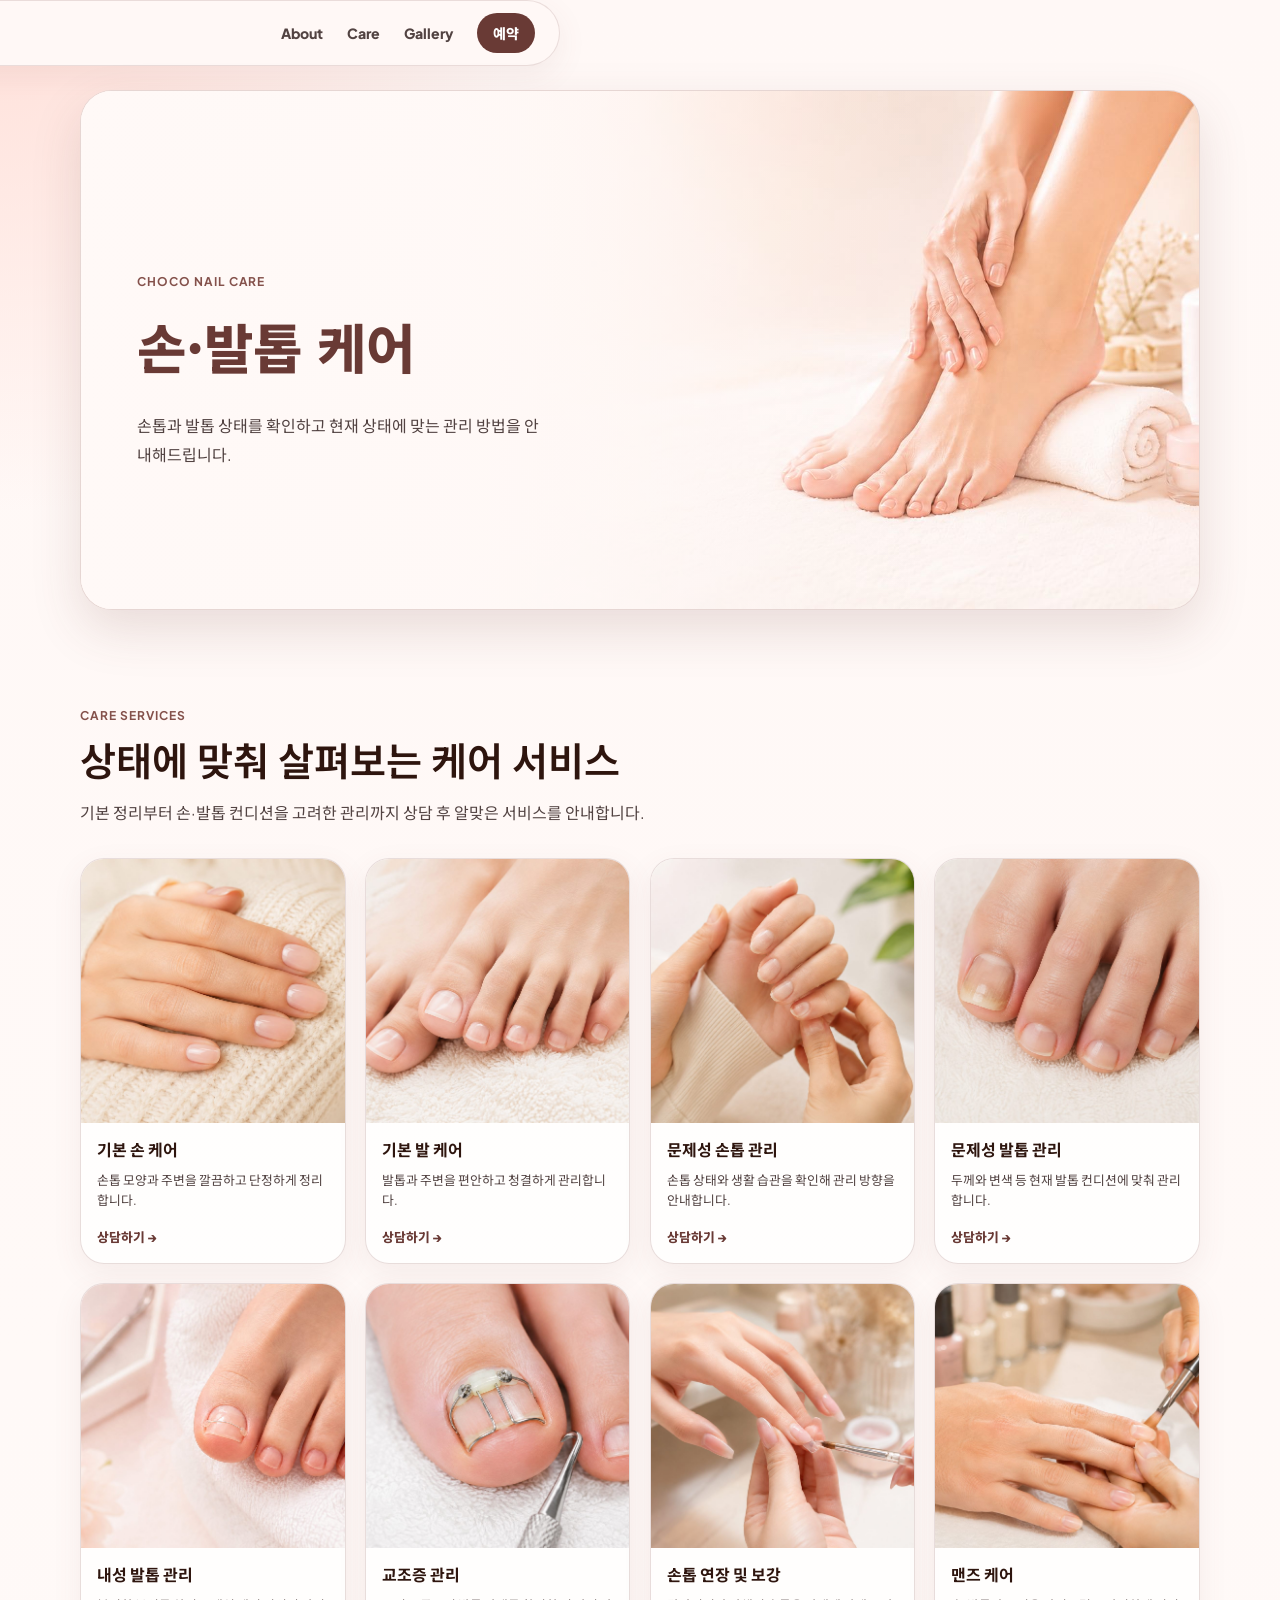
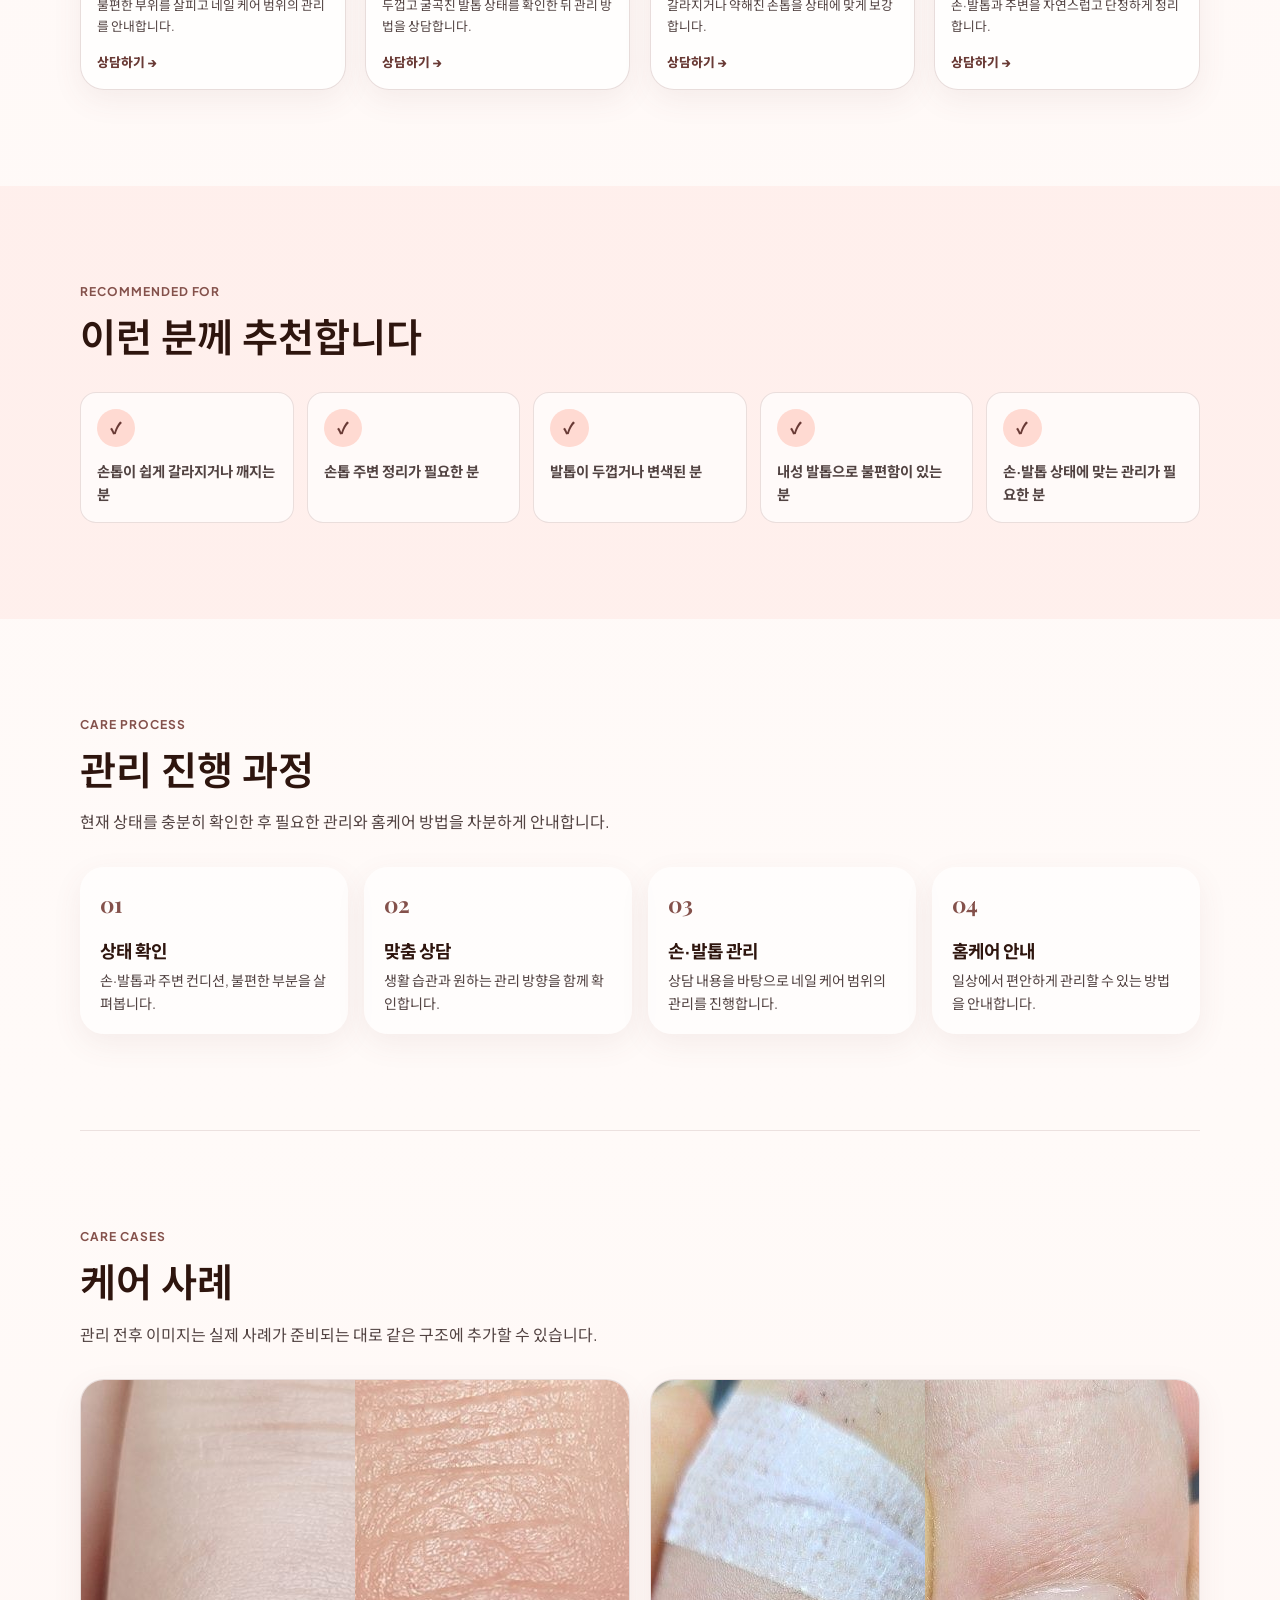
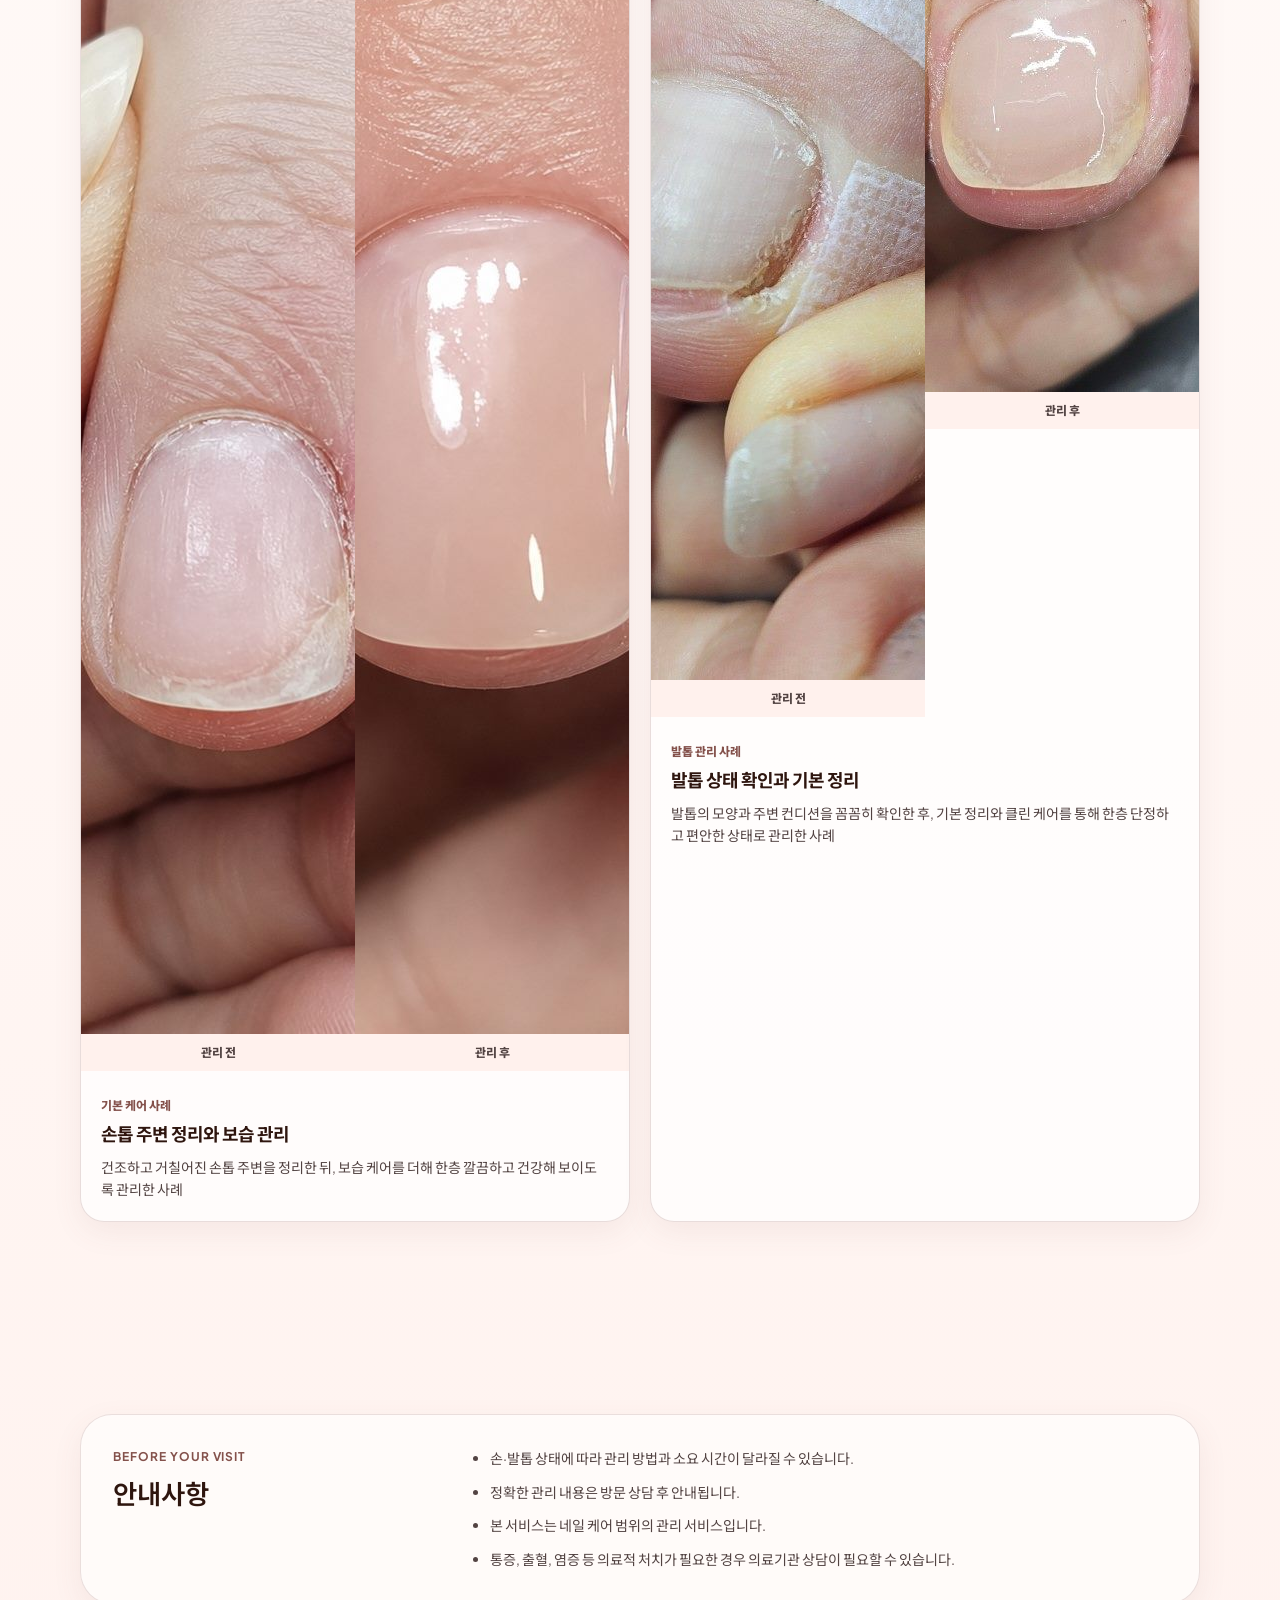
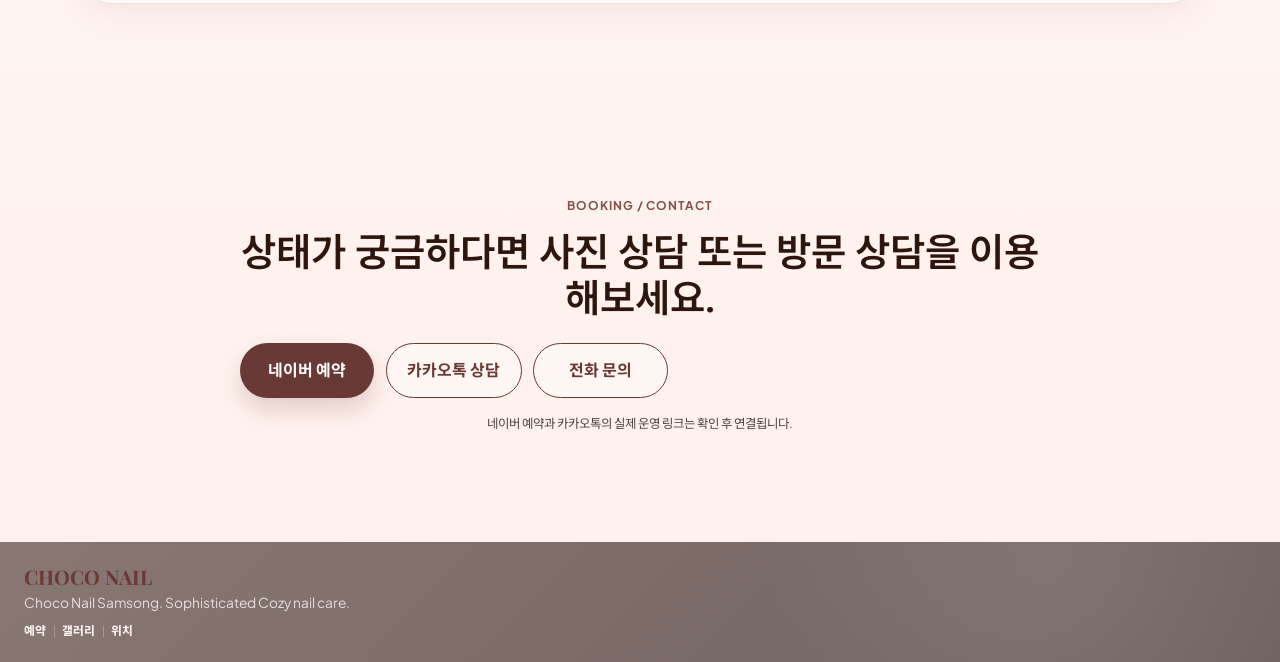
<file: care.before-image-restore.html>
<!doctype html>
<html lang="ko">
  <head>
    <meta charset="utf-8">
    <meta name="viewport" content="width=device-width, initial-scale=1">
    <title>손·발톱 케어 | 쵸코네일 삼송점</title>
    <meta
      name="description"
      content="쵸코네일 삼송점의 기본 손·발 케어, 문제성 손·발톱 관리, 내성 발톱 관리와 상담 과정을 안내합니다."
    >
    <link rel="preconnect" href="https://fonts.googleapis.com">
    <link rel="preconnect" href="https://fonts.gstatic.com" crossorigin>
    <link
      href="https://fonts.googleapis.com/css2?family=Playfair+Display:wght@500;600;700&family=Plus+Jakarta+Sans:wght@400;500;600;700&family=Noto+Sans+KR:wght@400;500;700&display=swap"
      rel="stylesheet"
    >
    <link rel="stylesheet" href="style.css">
    <link rel="icon" href="data:,">

    <style>
      /* care.html 전용 상단 히어로 보정 */
      .care-site-header {
        padding-bottom: 0;
      }

      .care-hero {
        position: relative;
        width: min(1120px, calc(100% - 32px));
        min-height: 520px;
        margin: 24px auto 0;
        overflow: hidden;
        border-radius: 32px;
        background: #f8ece8;
      }

      .care-hero-media {
        position: absolute;
        inset: 0;
      }

      .care-hero-media img {
        width: 100%;
        height: 100%;
        display: block;
        object-fit: cover;
        object-position: center center;
      }

      .care-hero::after {
        content: "";
        position: absolute;
        inset: 0;
        background: linear-gradient(90deg, rgba(255, 249, 247, 0.96) 0%, rgba(255, 249, 247, 0.82) 36%, rgba(255, 249, 247, 0.08) 68%, rgba(255, 249, 247, 0) 100%);
        pointer-events: none;
      }

      .care-hero-copy {
        position: relative;
        z-index: 1;
        width: min(520px, 48%);
        min-height: 520px;
        margin: 0;
        padding: 96px 56px 56px;
        display: flex;
        flex-direction: column;
        justify-content: center;
        align-items: flex-start;
        background: transparent;
        box-shadow: none;
        backdrop-filter: none;
      }

      .care-hero-copy h1 {
        margin: 10px 0 18px;
      }

      .care-hero-copy > p:not(.eyebrow) {
        max-width: 430px;
        line-height: 1.8;
      }

      .care-hero .care-action-row {
        display: flex;
        flex-wrap: wrap;
        gap: 12px;
        margin-top: 24px;
      }

      .care-hero .button {
        min-width: 132px;
        text-align: center;
      }

      @media (max-width: 760px) {
        .care-hero {
          width: min(100% - 20px, 680px);
          min-height: 620px;
          border-radius: 24px;
        }

        .care-hero-media img {
          object-position: 68% center;
        }

        .care-hero::after {
          background: linear-gradient(180deg, rgba(255, 249, 247, 0.18) 0%, rgba(255, 249, 247, 0.35) 42%, rgba(255, 249, 247, 0.96) 72%, rgba(255, 249, 247, 1) 100%);
        }

        .care-hero-copy {
          width: 100%;
          min-height: 620px;
          padding: 330px 24px 30px;
          justify-content: flex-end;
        }

        .care-hero .care-action-row {
          width: 100%;
          display: grid;
          grid-template-columns: 1fr;
        }

        .care-hero .button {
          width: 100%;
        }
      }

      /* 케어 사례 실제 이미지 */
      .care-before-after figure {
        margin: 0;
        overflow: hidden;
      }

      .care-before-after figure > img {
        display: block;
        width: 100%;
        aspect-ratio: 1 / 1;
        object-fit: cover;
        background: #fff1ed;
      }

    </style>
  </head>
  <body class="care-page">
    <header class="care-site-header" id="top">
      <nav class="top-nav" aria-label="주요 메뉴">
        <a class="brand" href="index.html" aria-label="쵸코네일 삼송점 홈">
          <span class="brand-mark">C</span>
          <span class="brand-text">CHOCO NAIL</span>
        </a>
        <div class="nav-links">
          <a href="about.html">About</a>
          <a href="care.html" aria-current="page">Care</a>
          <a href="gallery.html">Gallery</a>
          <a href="#care-contact">예약</a>
        </div>
      </nav>

      <section class="care-hero" aria-labelledby="care-hero-title">
        <div class="care-hero-media">
          <img src="images/care/main-optimized.jpg" alt="쵸코네일 손·발톱 케어 서비스" width="2048" height="768" fetchpriority="high">
        </div>
        <div class="care-hero-copy glass-card">
          <p class="eyebrow">CHOCO NAIL CARE</p>
          <h1 id="care-hero-title">손·발톱 케어</h1>
          <p>손톱과 발톱 상태를 확인하고 현재 상태에 맞는 관리 방법을 안내해드립니다.</p>

        </div>
      </section>
    </header>

    <main>
      <section class="care-section" aria-labelledby="care-services-title">
        <div class="care-section-heading">
          <p class="eyebrow">Care Services</p>
          <h2 id="care-services-title">상태에 맞춰 살펴보는 케어 서비스</h2>
          <p>기본 정리부터 손·발톱 컨디션을 고려한 관리까지 상담 후 알맞은 서비스를 안내합니다.</p>
        </div>

        <div class="care-service-grid">
          <article class="care-service-card">
            <div class="care-card-media">
              <img src="images/care/hand-care-optimized.jpg" alt="기본 손 케어 서비스" width="1448" height="1086" loading="lazy">
              <div class="care-image-fallback" aria-hidden="true"><span>CHOCO NAIL</span><strong>이미지 준비 중</strong></div>
            </div>
            <div class="care-card-copy">
              <h3>기본 손 케어</h3>
              <p>손톱 모양과 주변을 깔끔하고 단정하게 정리합니다.</p>
              <a href="#care-contact">상담하기</a>
            </div>
          </article>

          <article class="care-service-card">
            <div class="care-card-media">
              <img src="images/care/foot-care-optimized.jpg" alt="기본 발 케어 서비스" width="1448" height="1086" loading="lazy">
              <div class="care-image-fallback" aria-hidden="true"><span>CHOCO NAIL</span><strong>이미지 준비 중</strong></div>
            </div>
            <div class="care-card-copy">
              <h3>기본 발 케어</h3>
              <p>발톱과 주변을 편안하고 청결하게 관리합니다.</p>
              <a href="#care-contact">상담하기</a>
            </div>
          </article>

          <article class="care-service-card">
            <div class="care-card-media">
              <img src="images/care/problem-nail-optimized.jpg" alt="문제성 손톱 관리 서비스" width="1448" height="1086" loading="lazy">
              <div class="care-image-fallback" aria-hidden="true"><span>CHOCO NAIL</span><strong>이미지 준비 중</strong></div>
            </div>
            <div class="care-card-copy">
              <h3>문제성 손톱 관리</h3>
              <p>손톱 상태와 생활 습관을 확인해 관리 방향을 안내합니다.</p>
              <a href="#care-contact">상담하기</a>
            </div>
          </article>

          <article class="care-service-card">
            <div class="care-card-media">
              <img src="images/care/problem-foot-optimized.jpg" alt="문제성 발톱 관리 서비스" width="1448" height="1086" loading="lazy">
              <div class="care-image-fallback" aria-hidden="true"><span>CHOCO NAIL</span><strong>이미지 준비 중</strong></div>
            </div>
            <div class="care-card-copy">
              <h3>문제성 발톱 관리</h3>
              <p>두께와 변색 등 현재 발톱 컨디션에 맞춰 관리합니다.</p>
              <a href="#care-contact">상담하기</a>
            </div>
          </article>

          <article class="care-service-card">
            <div class="care-card-media">
              <img src="images/care/ingrown-care-optimized.jpg" alt="내성 발톱 관리 서비스" width="1448" height="1086" loading="lazy">
              <div class="care-image-fallback" aria-hidden="true"><span>CHOCO NAIL</span><strong>이미지 준비 중</strong></div>
            </div>
            <div class="care-card-copy">
              <h3>내성 발톱 관리</h3>
              <p>불편한 부위를 살피고 네일 케어 범위의 관리를 안내합니다.</p>
              <a href="#care-contact">상담하기</a>
            </div>
          </article>

          <article class="care-service-card">
            <div class="care-card-media">
              <img src="images/care/onychogryphosis-care-optimized.jpg" alt="교조증 발톱 관리 서비스" width="1448" height="1086" loading="lazy">
              <div class="care-image-fallback" aria-hidden="true"><span>CHOCO NAIL</span><strong>이미지 준비 중</strong></div>
            </div>
            <div class="care-card-copy">
              <h3>교조증 관리</h3>
              <p>두껍고 굴곡진 발톱 상태를 확인한 뒤 관리 방법을 상담합니다.</p>
              <a href="#care-contact">상담하기</a>
            </div>
          </article>

          <article class="care-service-card">
            <div class="care-card-media">
              <img src="images/care/extension-care-optimized.jpg" alt="손톱 연장 및 보강 서비스" width="1448" height="1086" loading="lazy">
              <div class="care-image-fallback" aria-hidden="true"><span>CHOCO NAIL</span><strong>이미지 준비 중</strong></div>
            </div>
            <div class="care-card-copy">
              <h3>손톱 연장 및 보강</h3>
              <p>갈라지거나 약해진 손톱을 상태에 맞게 보강합니다.</p>
              <a href="#care-contact">상담하기</a>
            </div>
          </article>

          <article class="care-service-card">
            <div class="care-card-media">
              <img src="images/care/men-care-optimized.jpg" alt="맨즈 손·발톱 케어 서비스" width="1448" height="1086" loading="lazy">
              <div class="care-image-fallback" aria-hidden="true"><span>CHOCO NAIL</span><strong>이미지 준비 중</strong></div>
            </div>
            <div class="care-card-copy">
              <h3>맨즈 케어</h3>
              <p>손·발톱과 주변을 자연스럽고 단정하게 정리합니다.</p>
              <a href="#care-contact">상담하기</a>
            </div>
          </article>
        </div>
      </section>

      <section class="care-section care-recommend-section" aria-labelledby="care-recommend-title">
        <div class="care-section-heading">
          <p class="eyebrow">Recommended For</p>
          <h2 id="care-recommend-title">이런 분께 추천합니다</h2>
        </div>
        <div class="care-check-grid">
          <article><span aria-hidden="true">✓</span><p>손톱이 쉽게 갈라지거나 깨지는 분</p></article>
          <article><span aria-hidden="true">✓</span><p>손톱 주변 정리가 필요한 분</p></article>
          <article><span aria-hidden="true">✓</span><p>발톱이 두껍거나 변색된 분</p></article>
          <article><span aria-hidden="true">✓</span><p>내성 발톱으로 불편함이 있는 분</p></article>
          <article><span aria-hidden="true">✓</span><p>손·발톱 상태에 맞는 관리가 필요한 분</p></article>
        </div>
      </section>

      <section class="care-section" aria-labelledby="care-process-title">
        <div class="care-section-heading">
          <p class="eyebrow">Care Process</p>
          <h2 id="care-process-title">관리 진행 과정</h2>
          <p>현재 상태를 충분히 확인한 후 필요한 관리와 홈케어 방법을 차분하게 안내합니다.</p>
        </div>
        <ol class="care-process-list">
          <li>
            <span>01</span>
            <div><h3>상태 확인</h3><p>손·발톱과 주변 컨디션, 불편한 부분을 살펴봅니다.</p></div>
          </li>
          <li>
            <span>02</span>
            <div><h3>맞춤 상담</h3><p>생활 습관과 원하는 관리 방향을 함께 확인합니다.</p></div>
          </li>
          <li>
            <span>03</span>
            <div><h3>손·발톱 관리</h3><p>상담 내용을 바탕으로 네일 케어 범위의 관리를 진행합니다.</p></div>
          </li>
          <li>
            <span>04</span>
            <div><h3>홈케어 안내</h3><p>일상에서 편안하게 관리할 수 있는 방법을 안내합니다.</p></div>
          </li>
        </ol>
      </section>

      <section class="care-section care-cases-section" aria-labelledby="care-cases-title">
        <div class="care-section-heading">
          <p class="eyebrow">Care Cases</p>
          <h2 id="care-cases-title">케어 사례</h2>
          <p>관리 전후 이미지는 실제 사례가 준비되는 대로 같은 구조에 추가할 수 있습니다.</p>
        </div>

        <div class="care-case-grid">
          <!-- 사례를 숨기려면 해당 care-case-card에 hidden 속성을 추가하세요. -->
          <article class="care-case-card">
            <div class="care-before-after">
              <figure>
                <img
                  src="images/care/case-hand-before-optimized.jpg"
                  alt="손톱 주변 정리와 보습 관리 전"
                  width="1254"
                  height="1254"
                  loading="lazy"
                >
                <figcaption>관리 전</figcaption>
              </figure>
              <figure>
                <img
                  src="images/care/case-hand-after-optimized.jpg"
                  alt="손톱 주변 정리와 보습 관리 후"
                  width="1254"
                  height="1254"
                  loading="lazy"
                >
                <figcaption>관리 후</figcaption>
              </figure>
            </div>
            <div class="care-case-copy">
              <span>기본 케어 사례</span>
              <h3>손톱 주변 정리와 보습 관리</h3>
              <p>건조하고 거칠어진 손톱 주변을 정리한 뒤, 보습 케어를 더해 한층 깔끔하고 건강해 보이도록 관리한 사례</p>
            </div>
          </article>

          <article class="care-case-card">
            <div class="care-before-after">
              <figure>
                <img
                  src="images/care/case-foot-before-optimized.jpg"
                  alt="발톱 상태 확인과 기본 정리 전"
                  width="900"
                  height="900"
                  loading="lazy"
                >
                <figcaption>관리 전</figcaption>
              </figure>
              <figure>
                <img
                  src="images/care/case-foot-after-optimized.jpg"
                  alt="발톱 상태 확인과 기본 정리 후"
                  width="612"
                  height="612"
                  loading="lazy"
                >
                <figcaption>관리 후</figcaption>
              </figure>
            </div>
            <div class="care-case-copy">
              <span>발톱 관리 사례</span>
              <h3>발톱 상태 확인과 기본 정리</h3>
              <p>발톱의 모양과 주변 컨디션을 꼼꼼히 확인한 후, 기본 정리와 클린 케어를 통해 한층 단정하고 편안한 상태로 관리한 사례</p>
            </div>
          </article>
        </div>
      </section>

      <section class="care-section">
        <aside class="care-notice" aria-labelledby="care-notice-title">
          <div>
            <p class="eyebrow">Before Your Visit</p>
            <h2 id="care-notice-title">안내사항</h2>
          </div>
          <ul>
            <li>손·발톱 상태에 따라 관리 방법과 소요 시간이 달라질 수 있습니다.</li>
            <li>정확한 관리 내용은 방문 상담 후 안내됩니다.</li>
            <li>본 서비스는 네일 케어 범위의 관리 서비스입니다.</li>
            <li>통증, 출혈, 염증 등 의료적 처치가 필요한 경우 의료기관 상담이 필요할 수 있습니다.</li>
          </ul>
        </aside>
      </section>

      <section class="care-section care-contact-section" id="care-contact" aria-labelledby="care-contact-title">
        <p class="eyebrow">Booking / Contact</p>
        <h2 id="care-contact-title">상태가 궁금하다면 사진 상담 또는 방문 상담을 이용해보세요.</h2>
        <div class="care-action-row">
          <a class="button button-primary" href="https://map.naver.com/p/entry/place/1964980021" target="_blank" rel="noopener noreferrer">네이버 예약</a>
          <a class="button button-secondary" href="https://open.kakao.com/o/sCU8pFob" target="_blank" rel="noopener noreferrer">카카오톡 상담</a>
          <a class="button button-secondary" href="tel:01055995908" aria-label="010-5599-5908로 전화하기">전화 문의</a>
        </div>
        <p class="care-contact-note">네이버 예약과 카카오톡의 실제 운영 링크는 확인 후 연결됩니다.</p>
      </section>
    </main>

    <footer class="site-footer">
      <strong>CHOCO NAIL</strong>
      <p>Choco Nail Samsong. Sophisticated Cozy nail care.</p>
      <div class="footer-links">
        <a href="#care-contact">예약</a>
        <a href="gallery.html">갤러리</a>
        <a href="index.html#location">위치</a>
      </div>
    </footer>

    <nav class="bottom-nav" aria-label="모바일 빠른 메뉴">
      <a href="#care-contact">예약</a>
      <a href="gallery.html">갤러리</a>
      <a href="care.html" aria-current="page">케어</a>
      <a href="tel:01055995908" aria-label="010-5599-5908로 전화하기">전화</a>
    </nav>

    <script>
      document.querySelectorAll(".care-card-media img").forEach((image) => {
        const showFallback = () => {
          image.hidden = true;
          image.nextElementSibling?.removeAttribute("aria-hidden");
        };

        if (image.complete && image.naturalWidth === 0) {
          showFallback();
        } else {
          image.addEventListener("error", showFallback, { once: true });
        }
      });
    </script>
  </body>
</html>
</file>
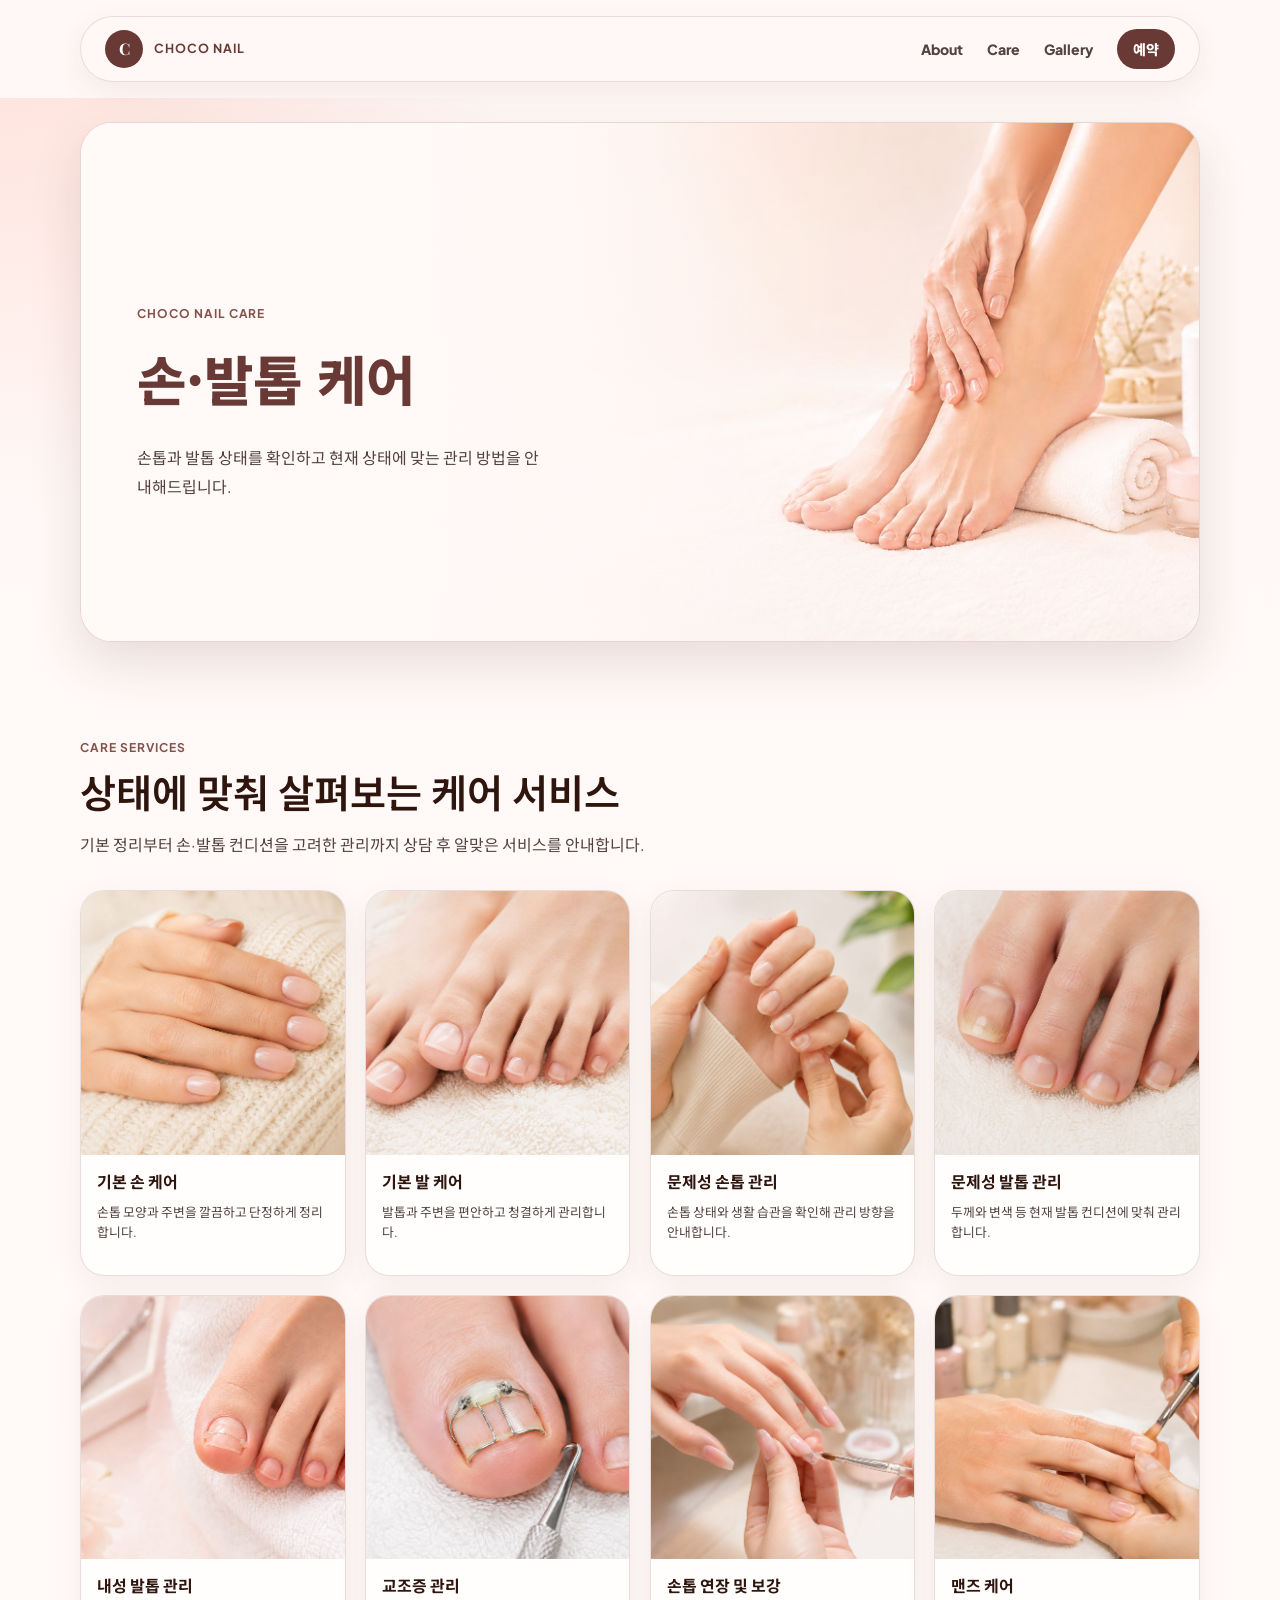
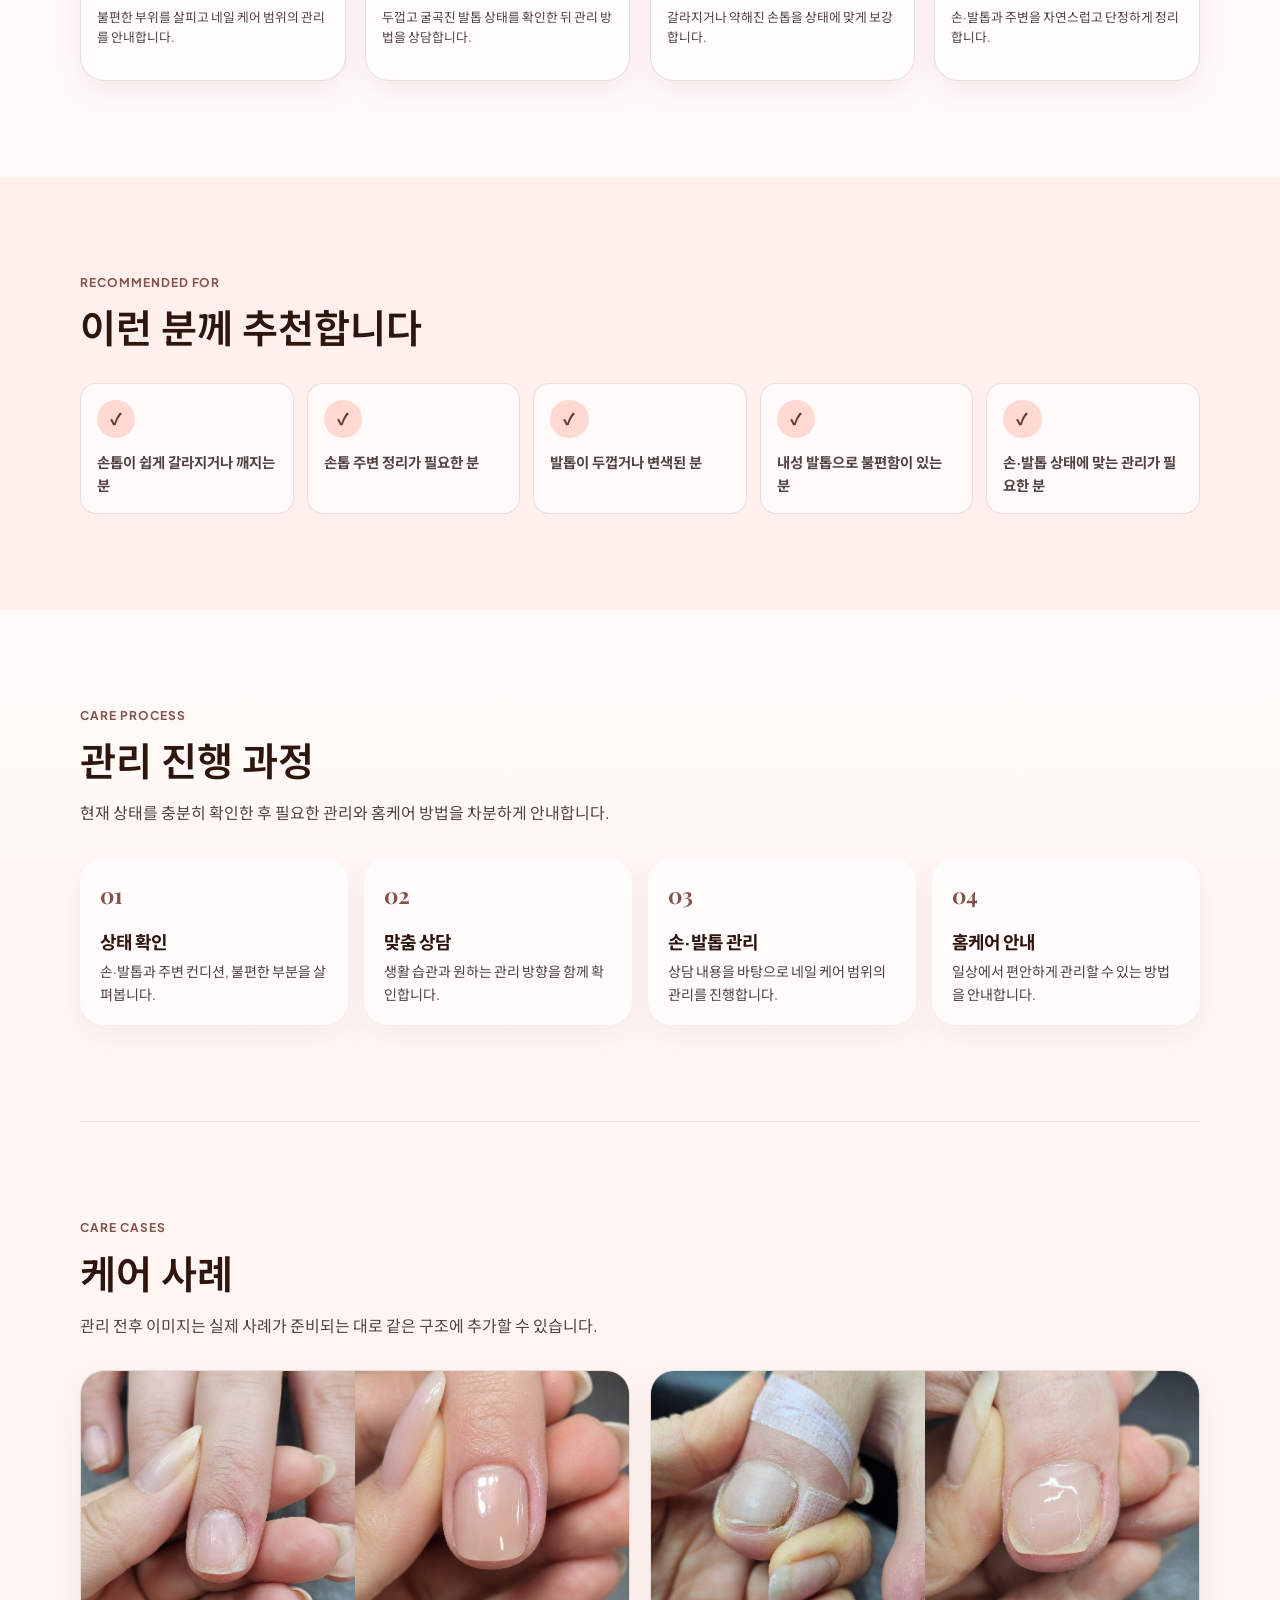
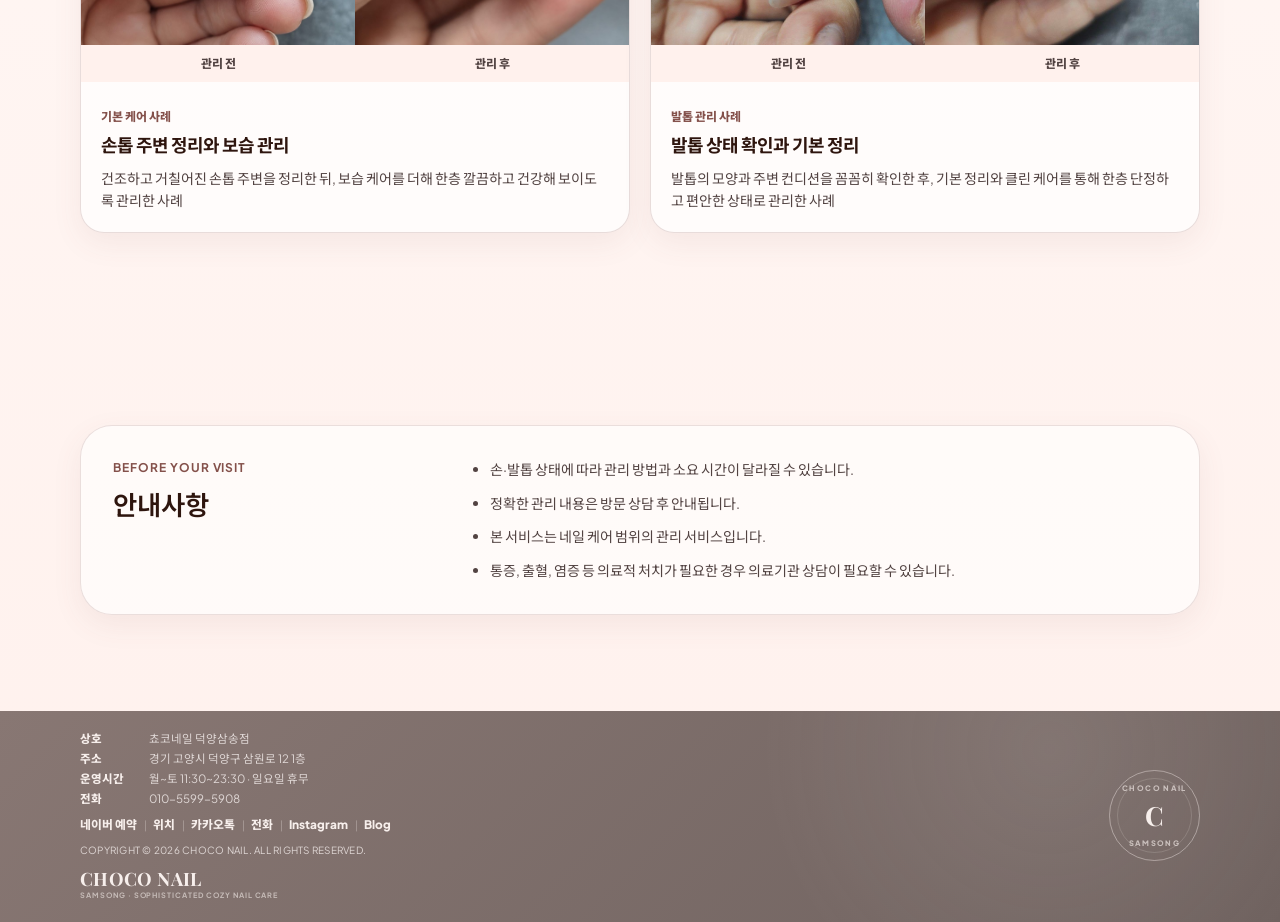
<file: care.html>
<!doctype html>
<html lang="ko">
  <head>
    <meta charset="utf-8">
    <meta name="viewport" content="width=device-width, initial-scale=1">
    <title>손·발톱 케어 | 쵸코네일 삼송점</title>
    <meta
      name="description"
      content="쵸코네일 삼송점의 기본 손·발 케어, 문제성 손·발톱 관리, 내성 발톱 관리와 상담 과정을 안내합니다."
    >
    <link rel="preconnect" href="https://fonts.googleapis.com">
    <link rel="preconnect" href="https://fonts.gstatic.com" crossorigin>
    <link
      href="https://fonts.googleapis.com/css2?family=Playfair+Display:wght@500;600;700&family=Plus+Jakarta+Sans:wght@400;500;600;700&family=Noto+Sans+KR:wght@400;500;700&display=swap"
      rel="stylesheet"
    >
    <link rel="stylesheet" href="style.css">
    <link rel="icon" href="data:,">

    <style>
      /* care.html 전용 상단 히어로 보정 */
      .care-hero {
        position: relative;
        width: min(1120px, calc(100% - 32px));
        min-height: 520px;
        margin: 24px auto 0;
        overflow: hidden;
        border-radius: 32px;
        background: #f8ece8;
      }

      .care-hero-media {
        position: absolute;
        inset: 0;
      }

      .care-hero-media img {
        width: 100%;
        height: 100%;
        display: block;
        object-fit: cover;
        object-position: center center;
      }

      .care-hero::after {
        content: "";
        position: absolute;
        inset: 0;
        background: linear-gradient(90deg, rgba(255, 249, 247, 0.96) 0%, rgba(255, 249, 247, 0.82) 36%, rgba(255, 249, 247, 0.08) 68%, rgba(255, 249, 247, 0) 100%);
        pointer-events: none;
      }

      .care-hero-copy {
        position: relative;
        z-index: 1;
        width: min(520px, 48%);
        min-height: 520px;
        margin: 0;
        padding: 96px 56px 56px;
        display: flex;
        flex-direction: column;
        justify-content: center;
        align-items: flex-start;
        background: transparent;
        box-shadow: none;
        backdrop-filter: none;
      }

      .care-hero-copy h1 {
        margin: 10px 0 18px;
      }

      .care-hero-copy > p:not(.eyebrow) {
        max-width: 430px;
        line-height: 1.8;
      }

      .care-hero .care-action-row {
        display: flex;
        flex-wrap: wrap;
        gap: 12px;
        margin-top: 24px;
      }

      .care-hero .button {
        min-width: 132px;
        text-align: center;
      }

      @media (max-width: 760px) {
        .care-hero {
          width: min(100% - 20px, 680px);
          min-height: 620px;
          border-radius: 24px;
        }

        .care-hero-media img {
          object-position: 68% center;
        }

        .care-hero::after {
          background: linear-gradient(180deg, rgba(255, 249, 247, 0.18) 0%, rgba(255, 249, 247, 0.35) 42%, rgba(255, 249, 247, 0.96) 72%, rgba(255, 249, 247, 1) 100%);
        }

        .care-hero-copy {
          width: 100%;
          min-height: 620px;
          padding: 330px 24px 30px;
          justify-content: flex-end;
        }

        .care-hero .care-action-row {
          width: 100%;
          display: grid;
          grid-template-columns: 1fr;
        }

        .care-hero .button {
          width: 100%;
        }
      }

      /* 케어 사례 실제 이미지 */
      .care-cases-section .care-before-after {
        width: 100%;
        max-width: 700px;
        margin: 0 auto;
      }

      .care-cases-section .care-before-after figure {
        margin: 0;
        overflow: hidden;
      }

      .care-cases-section .care-before-after figure > img {
        display: block;
        width: 100%;
        max-width: 350px;
        height: auto;
        margin: 0 auto;
        object-fit: contain;
        background: #fff1ed;
      }

    </style>
  </head>
  <body class="care-page">
    <header class="site-header home-site-header care-site-header" id="top">
      <nav class="top-nav" aria-label="주요 메뉴">
        <a class="brand" href="index.html" aria-label="쵸코네일 삼송점 홈">
          <span class="brand-mark">C</span>
          <span class="brand-text">CHOCO NAIL</span>
        </a>
        <div class="nav-links">
          <a href="about.html">About</a>
          <a href="care.html" aria-current="page">Care</a>
          <a href="gallery.html">Gallery</a>
          <a href="#care-contact">예약</a>
        </div>
      </nav>

    </header>

    <section class="care-hero" aria-labelledby="care-hero-title">
        <div class="care-hero-media">
          <img src="images/care/main-optimized.jpg" alt="쵸코네일 손·발톱 케어 서비스" width="2048" height="768" fetchpriority="high">
        </div>
        <div class="care-hero-copy glass-card">
          <p class="eyebrow">CHOCO NAIL CARE</p>
          <h1 id="care-hero-title">손·발톱 케어</h1>
          <p>손톱과 발톱 상태를 확인하고 현재 상태에 맞는 관리 방법을 안내해드립니다.</p>

        </div>
    </section>

    <main>
      <section class="care-section" aria-labelledby="care-services-title">
        <div class="care-section-heading">
          <p class="eyebrow">Care Services</p>
          <h2 id="care-services-title">상태에 맞춰 살펴보는 케어 서비스</h2>
          <p>기본 정리부터 손·발톱 컨디션을 고려한 관리까지 상담 후 알맞은 서비스를 안내합니다.</p>
        </div>

        <div class="care-service-grid">
          <article class="care-service-card">
            <div class="care-card-media">
              <img src="images/care/hand-care-optimized.jpg" alt="기본 손 케어 서비스" width="1448" height="1086" loading="lazy">
              <div class="care-image-fallback" aria-hidden="true"><span>CHOCO NAIL</span><strong>이미지 준비 중</strong></div>
            </div>
            <div class="care-card-copy">
              <h3>기본 손 케어</h3>
              <p>손톱 모양과 주변을 깔끔하고 단정하게 정리합니다.</p>
           
            </div>
          </article>

          <article class="care-service-card">
            <div class="care-card-media">
              <img src="images/care/foot-care-optimized.jpg" alt="기본 발 케어 서비스" width="1448" height="1086" loading="lazy">
              <div class="care-image-fallback" aria-hidden="true"><span>CHOCO NAIL</span><strong>이미지 준비 중</strong></div>
            </div>
            <div class="care-card-copy">
              <h3>기본 발 케어</h3>
              <p>발톱과 주변을 편안하고 청결하게 관리합니다.</p>
              
            </div>
          </article>

          <article class="care-service-card">
            <div class="care-card-media">
              <img src="images/care/problem-nail-optimized.jpg" alt="문제성 손톱 관리 서비스" width="1448" height="1086" loading="lazy">
              <div class="care-image-fallback" aria-hidden="true"><span>CHOCO NAIL</span><strong>이미지 준비 중</strong></div>
            </div>
            <div class="care-card-copy">
              <h3>문제성 손톱 관리</h3>
              <p>손톱 상태와 생활 습관을 확인해 관리 방향을 안내합니다.</p>
              
            </div>
          </article>

          <article class="care-service-card">
            <div class="care-card-media">
              <img src="images/care/problem-foot-optimized.jpg" alt="문제성 발톱 관리 서비스" width="1448" height="1086" loading="lazy">
              <div class="care-image-fallback" aria-hidden="true"><span>CHOCO NAIL</span><strong>이미지 준비 중</strong></div>
            </div>
            <div class="care-card-copy">
              <h3>문제성 발톱 관리</h3>
              <p>두께와 변색 등 현재 발톱 컨디션에 맞춰 관리합니다.</p>
             
            </div>
          </article>

          <article class="care-service-card">
            <div class="care-card-media">
              <img src="images/care/ingrown-care-optimized.jpg" alt="내성 발톱 관리 서비스" width="1448" height="1086" loading="lazy">
              <div class="care-image-fallback" aria-hidden="true"><span>CHOCO NAIL</span><strong>이미지 준비 중</strong></div>
            </div>
            <div class="care-card-copy">
              <h3>내성 발톱 관리</h3>
              <p>불편한 부위를 살피고 네일 케어 범위의 관리를 안내합니다.</p>
              
            </div>
          </article>

          <article class="care-service-card">
            <div class="care-card-media">
              <img src="images/care/onychogryphosis-care-optimized.jpg" alt="교조증 발톱 관리 서비스" width="1448" height="1086" loading="lazy">
              <div class="care-image-fallback" aria-hidden="true"><span>CHOCO NAIL</span><strong>이미지 준비 중</strong></div>
            </div>
            <div class="care-card-copy">
              <h3>교조증 관리</h3>
              <p>두껍고 굴곡진 발톱 상태를 확인한 뒤 관리 방법을 상담합니다.</p>
             
            </div>
          </article>

          <article class="care-service-card">
            <div class="care-card-media">
              <img src="images/care/extension-care-optimized.jpg" alt="손톱 연장 및 보강 서비스" width="1448" height="1086" loading="lazy">
              <div class="care-image-fallback" aria-hidden="true"><span>CHOCO NAIL</span><strong>이미지 준비 중</strong></div>
            </div>
            <div class="care-card-copy">
              <h3>손톱 연장 및 보강</h3>
              <p>갈라지거나 약해진 손톱을 상태에 맞게 보강합니다.</p>
              
            </div>
          </article>

          <article class="care-service-card">
            <div class="care-card-media">
              <img src="images/care/men-care-optimized.jpg" alt="맨즈 손·발톱 케어 서비스" loading="lazy">
              <div class="care-image-fallback" aria-hidden="true"><span>CHOCO NAIL</span><strong>이미지 준비 중</strong></div>
            </div>
            <div class="care-card-copy">
              <h3>맨즈 케어</h3>
              <p>손·발톱과 주변을 자연스럽고 단정하게 정리합니다.</p>
             
            </div>
          </article>
        </div>
      </section>

      <section class="care-section care-recommend-section" aria-labelledby="care-recommend-title">
        <div class="care-section-heading">
          <p class="eyebrow">Recommended For</p>
          <h2 id="care-recommend-title">이런 분께 추천합니다</h2>
        </div>
        <div class="care-check-grid">
          <article><span aria-hidden="true">✓</span><p>손톱이 쉽게 갈라지거나 깨지는 분</p></article>
          <article><span aria-hidden="true">✓</span><p>손톱 주변 정리가 필요한 분</p></article>
          <article><span aria-hidden="true">✓</span><p>발톱이 두껍거나 변색된 분</p></article>
          <article><span aria-hidden="true">✓</span><p>내성 발톱으로 불편함이 있는 분</p></article>
          <article><span aria-hidden="true">✓</span><p>손·발톱 상태에 맞는 관리가 필요한 분</p></article>
        </div>
      </section>

      <section class="care-section" aria-labelledby="care-process-title">
        <div class="care-section-heading">
          <p class="eyebrow">Care Process</p>
          <h2 id="care-process-title">관리 진행 과정</h2>
          <p>현재 상태를 충분히 확인한 후 필요한 관리와 홈케어 방법을 차분하게 안내합니다.</p>
        </div>
        <ol class="care-process-list">
          <li>
            <span>01</span>
            <div><h3>상태 확인</h3><p>손·발톱과 주변 컨디션, 불편한 부분을 살펴봅니다.</p></div>
          </li>
          <li>
            <span>02</span>
            <div><h3>맞춤 상담</h3><p>생활 습관과 원하는 관리 방향을 함께 확인합니다.</p></div>
          </li>
          <li>
            <span>03</span>
            <div><h3>손·발톱 관리</h3><p>상담 내용을 바탕으로 네일 케어 범위의 관리를 진행합니다.</p></div>
          </li>
          <li>
            <span>04</span>
            <div><h3>홈케어 안내</h3><p>일상에서 편안하게 관리할 수 있는 방법을 안내합니다.</p></div>
          </li>
        </ol>
      </section>

      <section class="care-section care-cases-section" aria-labelledby="care-cases-title">
        <div class="care-section-heading">
          <p class="eyebrow">Care Cases</p>
          <h2 id="care-cases-title">케어 사례</h2>
          <p>관리 전후 이미지는 실제 사례가 준비되는 대로 같은 구조에 추가할 수 있습니다.</p>
        </div>

        <div class="care-case-grid">
          <!-- 사례를 숨기려면 해당 care-case-card에 hidden 속성을 추가하세요. -->
          <article class="care-case-card">
            <div class="care-before-after">
              <figure>
                <img
                  src="images/care/case-hand-before-optimized.jpg"
                  alt="손톱 주변 정리와 보습 관리 전"
                  width="1254"
                  height="1254"
                  loading="lazy"
                >
                <figcaption>관리 전</figcaption>
              </figure>
              <figure>
                <img
                  src="images/care/case-hand-after-optimized.jpg"
                  alt="손톱 주변 정리와 보습 관리 후"
                  width="1254"
                  height="1254"
                  loading="lazy"
                >
                <figcaption>관리 후</figcaption>
              </figure>
            </div>
            <div class="care-case-copy">
              <span>기본 케어 사례</span>
              <h3>손톱 주변 정리와 보습 관리</h3>
              <p>건조하고 거칠어진 손톱 주변을 정리한 뒤, 보습 케어를 더해 한층 깔끔하고 건강해 보이도록 관리한 사례</p>
            </div>
          </article>

          <article class="care-case-card">
            <div class="care-before-after">
              <figure>
                <img
                  src="images/care/case-foot-before-optimized.jpg"
                  alt="발톱 상태 확인과 기본 정리 전"
                  width="900"
                  height="900"
                  loading="lazy"
                >
                <figcaption>관리 전</figcaption>
              </figure>
              <figure>
                <img
                  src="images/care/case-foot-after-optimized.jpg"
                  alt="발톱 상태 확인과 기본 정리 후"
                  width="612"
                  height="612"
                  loading="lazy"
                >
                <figcaption>관리 후</figcaption>
              </figure>
            </div>
            <div class="care-case-copy">
              <span>발톱 관리 사례</span>
              <h3>발톱 상태 확인과 기본 정리</h3>
              <p>발톱의 모양과 주변 컨디션을 꼼꼼히 확인한 후, 기본 정리와 클린 케어를 통해 한층 단정하고 편안한 상태로 관리한 사례</p>
            </div>
          </article>
        </div>
      </section>

      <section class="care-section">
        <aside class="care-notice" aria-labelledby="care-notice-title">
          <div>
            <p class="eyebrow">Before Your Visit</p>
            <h2 id="care-notice-title">안내사항</h2>
          </div>
          <ul>
            <li>손·발톱 상태에 따라 관리 방법과 소요 시간이 달라질 수 있습니다.</li>
            <li>정확한 관리 내용은 방문 상담 후 안내됩니다.</li>
            <li>본 서비스는 네일 케어 범위의 관리 서비스입니다.</li>
            <li>통증, 출혈, 염증 등 의료적 처치가 필요한 경우 의료기관 상담이 필요할 수 있습니다.</li>
          </ul>
        </aside>
      </section>


    </main>

    <footer class="site-footer">
      <div class="footer-inner">
        <div class="footer-content">
          <div class="footer-info" aria-label="매장 정보">
            <p><span>상호</span> 쵸코네일 덕양삼송점</p>
            <p><span>주소</span> 경기 고양시 덕양구 삼원로 12 1층</p>
            <p><span>운영시간</span> 월~토 11:30~23:30 · 일요일 휴무</p>
            <p><span>전화</span> <a href="tel:01055995908" aria-label="010-5599-5908로 전화하기">010-5599-5908</a></p>
          </div>

          <div class="footer-links" aria-label="바로가기">
            <a href="https://map.naver.com/p/entry/place/1964980021?lng=126.876856&lat=37.6444601&placePath=/stylist?fromPanelNum=1&additionalHeight=76&timestamp=202606121154&locale=ko&svcName=map_pcv5&from=map&fromPanelNum=1&additionalHeight=76&timestamp=202606111156&locale=ko&svcName=map_pcv5&category=m&filterType=%EB%A6%AC%EB%B7%B0&entry=plt&searchType=place&c=14.55,0,0,3,dh" target="_blank" rel="noreferrer">네이버 예약</a>
            <a href="index.html#location">위치</a>
            <a href="https://open.kakao.com/o/sCU8pFob" target="_blank" rel="noreferrer">카카오톡</a>
            <a href="tel:01055995908">전화</a>
            <a href="https://www.instagram.com/choco__nail" target="_blank" rel="noreferrer">Instagram</a>
            <a href="https://blog.naver.com/boong27" target="_blank" rel="noreferrer">Blog</a>
          </div>

          <p class="footer-copyright">COPYRIGHT © 2026 CHOCO NAIL. ALL RIGHTS RESERVED.</p>

          <div class="footer-brand">
            <strong>CHOCO NAIL</strong>
            <span>SAMSONG · SOPHISTICATED COZY NAIL CARE</span>
          </div>
        </div>

        <div class="footer-seal" aria-hidden="true">
          <span class="footer-seal-top">CHOCO NAIL</span>
          <strong>C</strong>
          <span class="footer-seal-bottom">SAMSONG</span>
        </div>
      </div>
    </footer>

    <nav class="bottom-nav" aria-label="모바일 빠른 메뉴">
      <a href="#care-contact">예약</a>
      <a href="gallery.html">갤러리</a>
      <a href="care.html" aria-current="page">케어</a>
      <a href="tel:01055995908" aria-label="010-5599-5908로 전화하기">전화</a>
    </nav>

    <script>
      document.querySelectorAll(".care-card-media img").forEach((image) => {
        const showFallback = () => {
          image.hidden = true;
          image.nextElementSibling?.removeAttribute("aria-hidden");
        };

        if (image.complete && image.naturalWidth === 0) {
          showFallback();
        } else {
          image.addEventListener("error", showFallback, { once: true });
        }
      });
    </script>
  </body>
</html>
</file>
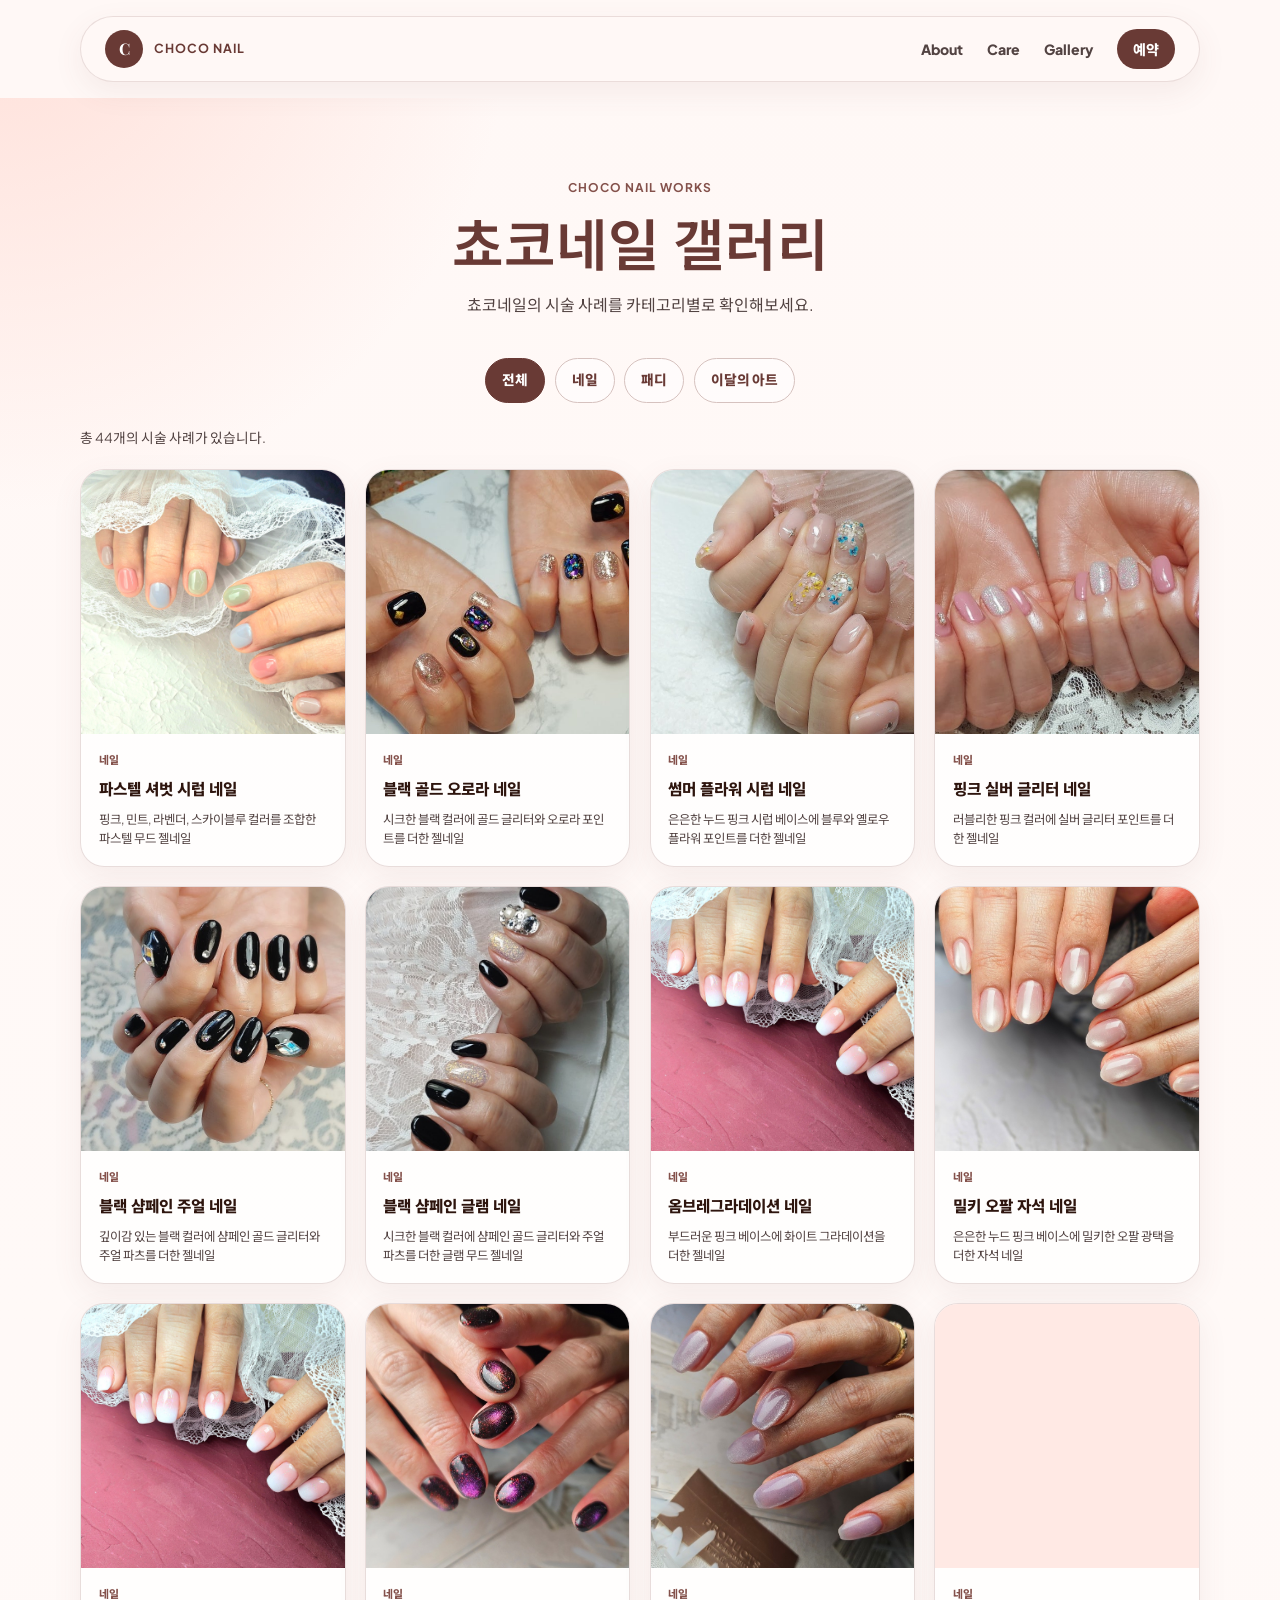
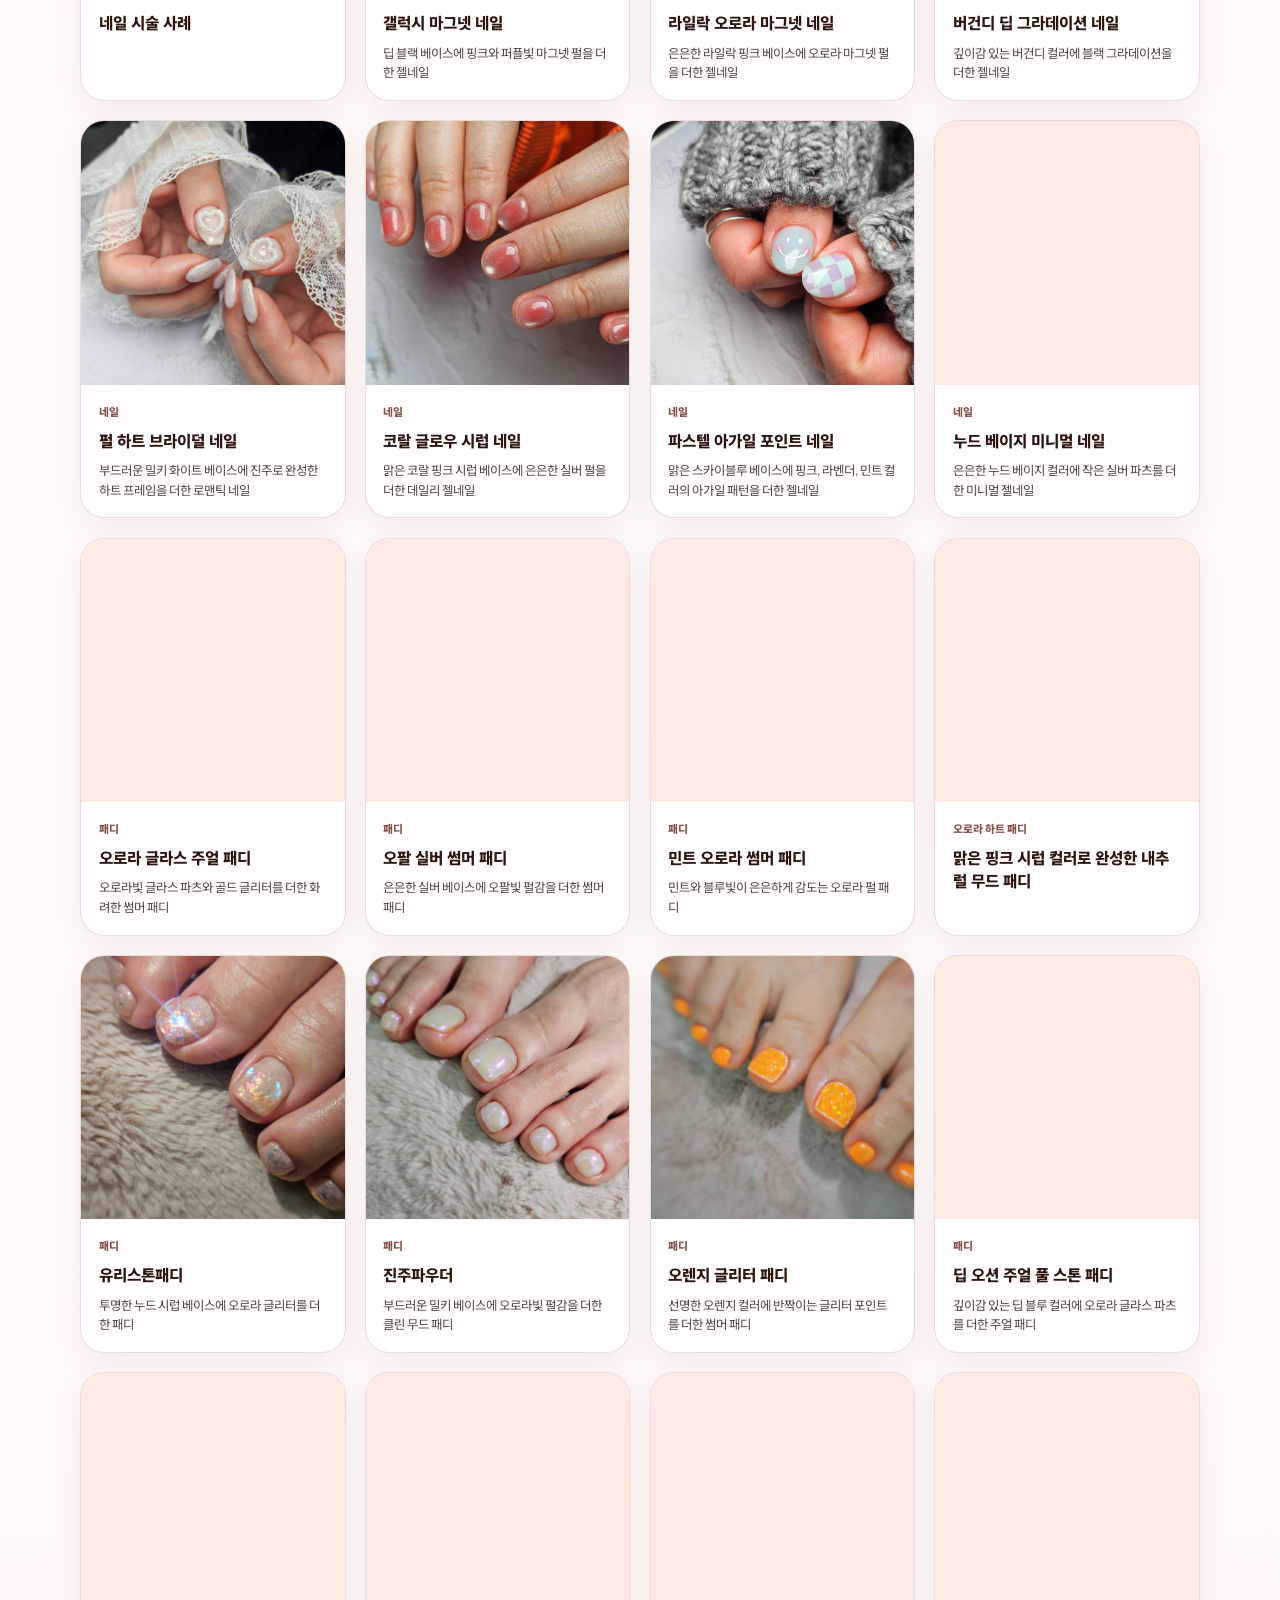
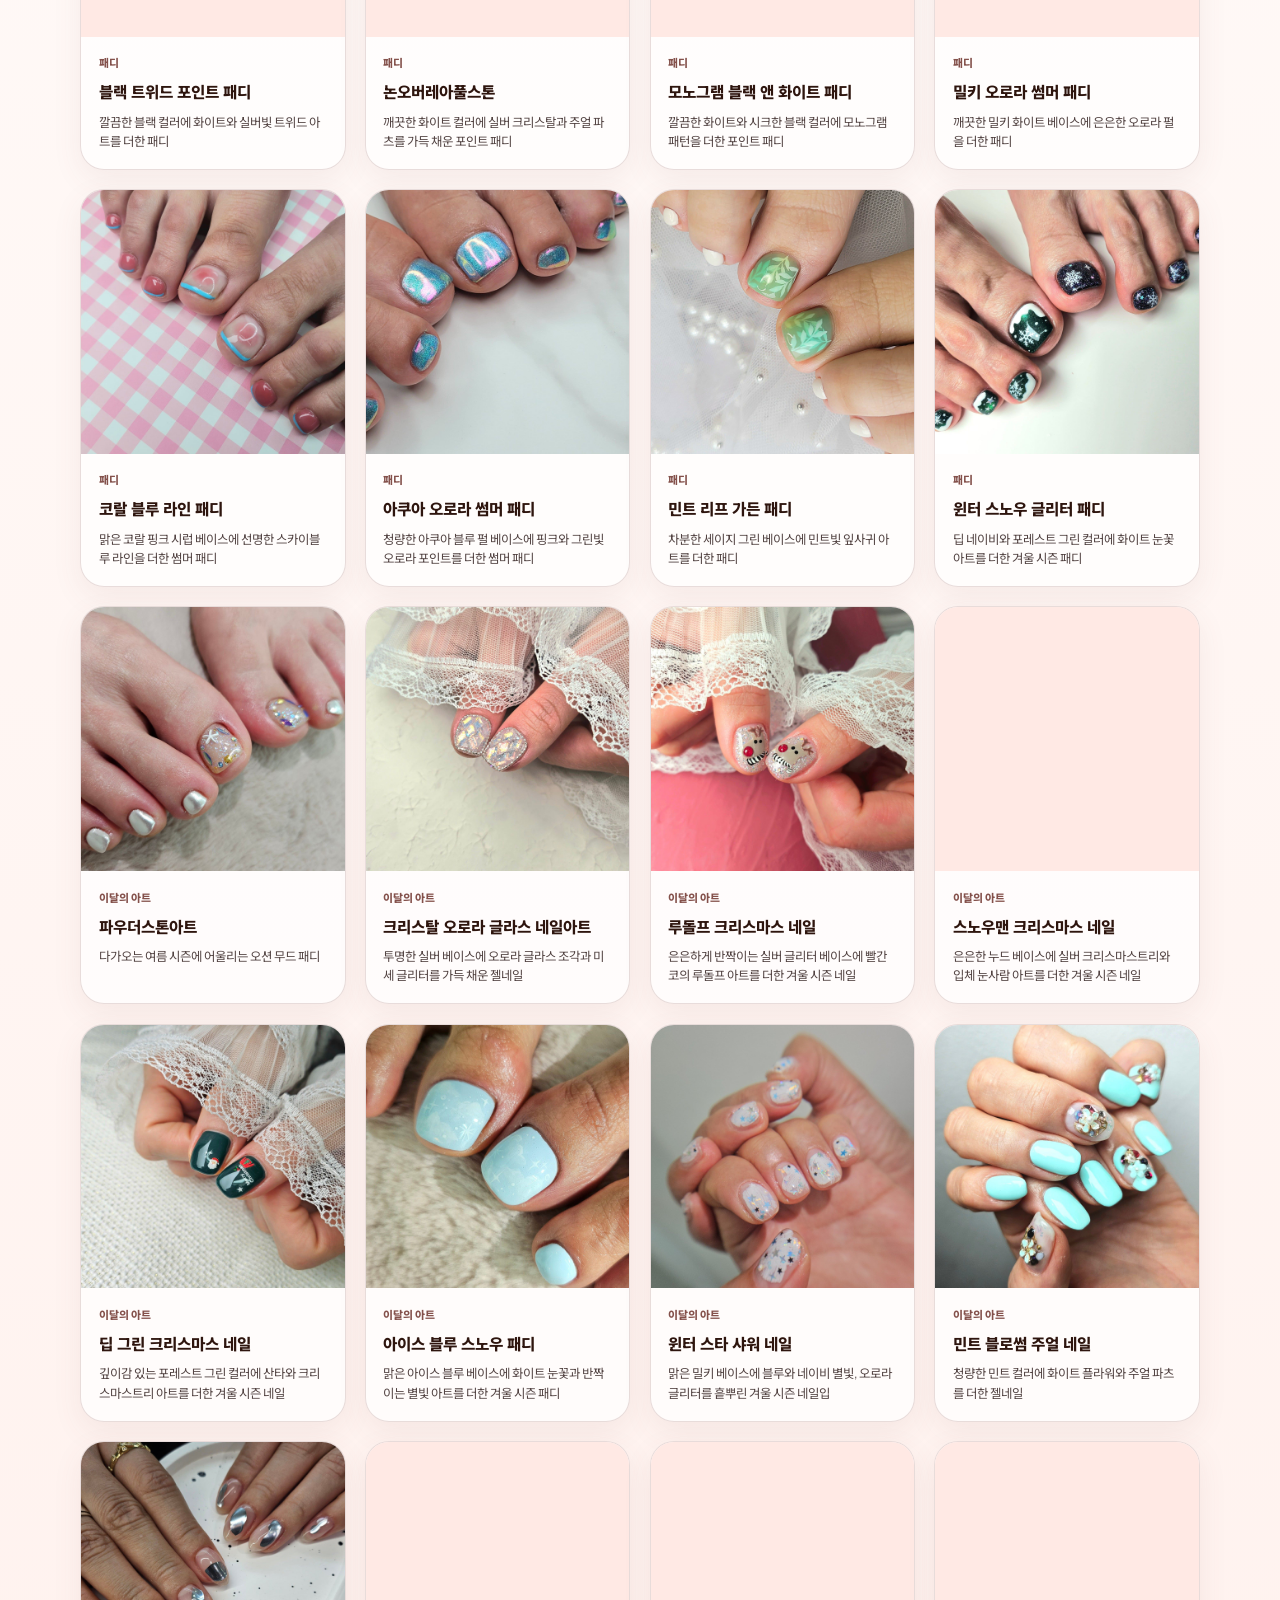
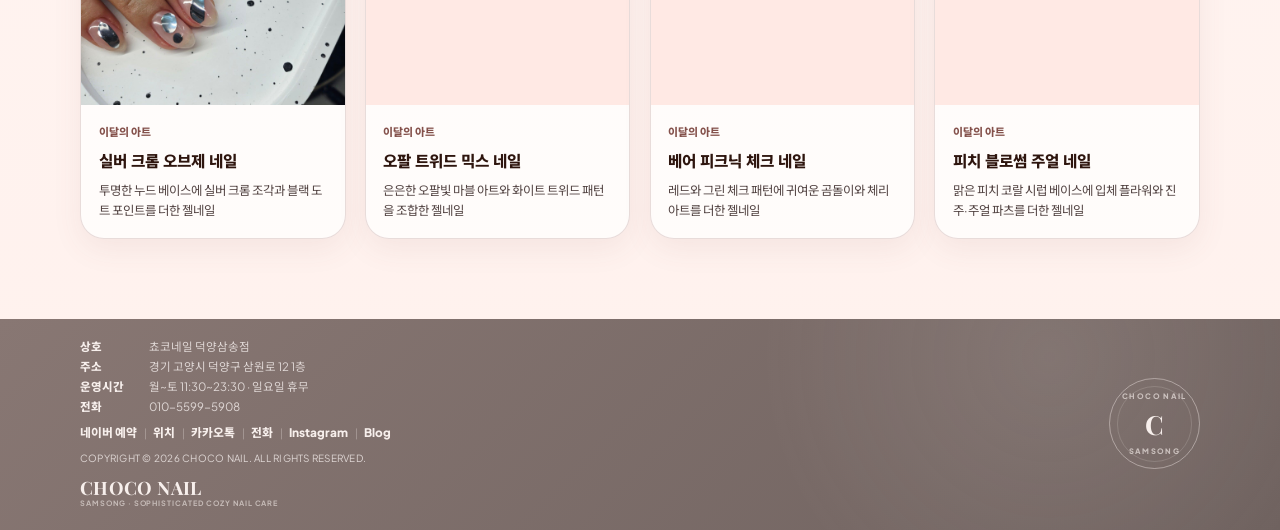
<file: gallery.html>
<!doctype html>
<html lang="ko">
  <head>
    <meta charset="utf-8">
    <meta name="viewport" content="width=device-width, initial-scale=1">
    <title>쵸코네일 갤러리 | Choco Nail Samsong</title>
    <meta
      name="description"
      content="쵸코네일 삼송점의 네일, 패디, 이달의 아트 시술 사례를 확인해보세요."
    >
    <link rel="preconnect" href="https://fonts.googleapis.com">
    <link rel="preconnect" href="https://fonts.gstatic.com" crossorigin>
    <link
      href="https://fonts.googleapis.com/css2?family=Playfair+Display:wght@500;600;700&family=Plus+Jakarta+Sans:wght@400;500;600;700&family=Noto+Sans+KR:wght@400;500;700&display=swap"
      rel="stylesheet"
    >
    <link rel="stylesheet" href="style.css">
    <link rel="icon" href="data:,">
    <script src="js/gallery.js" defer></script>
  </head>
  <body class="gallery-page">
    <header class="site-header home-site-header gallery-site-header" id="top">
      <nav class="top-nav" aria-label="주요 메뉴">
        <a class="brand" href="index.html" aria-label="쵸코네일 삼송점 홈">
          <span class="brand-mark">C</span>
          <span class="brand-text">CHOCO NAIL</span>
        </a>
        <div class="nav-links">
          <a href="about.html">About</a>
          <a href="care.html">Care</a>
          <a href="gallery.html" aria-current="page">Gallery</a>
          <a href="index.html#booking">예약</a>
        </div>
      </nav>
    </header>

    <main class="gallery-main">
      <section class="gallery-intro" aria-labelledby="gallery-page-title">
        <p class="eyebrow">Choco Nail Works</p>
        <h1 id="gallery-page-title">쵸코네일 갤러리</h1>
        <p>쵸코네일의 시술 사례를 카테고리별로 확인해보세요.</p>
      </section>

      <section class="gallery-content" aria-label="시술 사례">
        <div class="gallery-filters" role="group" aria-label="갤러리 카테고리 필터">
          <button class="is-active" type="button" data-category="all" aria-pressed="true">전체</button>
          <button type="button" data-category="nail" aria-pressed="false">네일</button>
          <button type="button" data-category="pedi" aria-pressed="false">패디</button>
          <button type="button" data-category="art" aria-pressed="false">이달의 아트</button>
        </div>

        <p class="gallery-status" id="gallery-status" role="status" aria-live="polite">
          갤러리를 불러오는 중입니다.
        </p>
        <div class="gallery-grid" id="gallery-grid" aria-describedby="gallery-status"></div>
      </section>
    </main>

    <footer class="site-footer">
      <div class="footer-inner">
        <div class="footer-content">
          <div class="footer-info" aria-label="매장 정보">
            <p><span>상호</span> 쵸코네일 덕양삼송점</p>
            <p><span>주소</span> 경기 고양시 덕양구 삼원로 12 1층</p>
            <p><span>운영시간</span> 월~토 11:30~23:30 · 일요일 휴무</p>
            <p><span>전화</span> <a href="tel:01055995908" aria-label="010-5599-5908로 전화하기">010-5599-5908</a></p>
          </div>

          <div class="footer-links" aria-label="바로가기">
            <a href="https://map.naver.com/p/entry/place/1964980021?lng=126.876856&lat=37.6444601&placePath=/stylist?fromPanelNum=1&additionalHeight=76&timestamp=202606121154&locale=ko&svcName=map_pcv5&from=map&fromPanelNum=1&additionalHeight=76&timestamp=202606111156&locale=ko&svcName=map_pcv5&category=m&filterType=%EB%A6%AC%EB%B7%B0&entry=plt&searchType=place&c=14.55,0,0,3,dh" target="_blank" rel="noreferrer">네이버 예약</a>
            <a href="index.html#location">위치</a>
            <a href="https://open.kakao.com/o/sCU8pFob" target="_blank" rel="noreferrer">카카오톡</a>
            <a href="tel:01055995908">전화</a>
            <a href="https://www.instagram.com/choco__nail" target="_blank" rel="noreferrer">Instagram</a>
            <a href="https://blog.naver.com/boong27" target="_blank" rel="noreferrer">Blog</a>
          </div>

          <p class="footer-copyright">COPYRIGHT © 2026 CHOCO NAIL. ALL RIGHTS RESERVED.</p>

          <div class="footer-brand">
            <strong>CHOCO NAIL</strong>
            <span>SAMSONG · SOPHISTICATED COZY NAIL CARE</span>
          </div>
        </div>

        <div class="footer-seal" aria-hidden="true">
          <span class="footer-seal-top">CHOCO NAIL</span>
          <strong>C</strong>
          <span class="footer-seal-bottom">SAMSONG</span>
        </div>
      </div>
    </footer>

    <nav class="bottom-nav" aria-label="모바일 빠른 메뉴">
      <a href="index.html#booking">예약</a>
      <a href="gallery.html" aria-current="page">갤러리</a>
      <a href="care.html">케어</a>
      <a href="https://www.instagram.com/choco__nail" target="_blank" rel="noopener noreferrer">SNS</a>
    </nav>

    <div class="gallery-modal" id="gallery-modal" aria-hidden="true">
      <div class="gallery-modal-dialog" role="dialog" aria-modal="true" aria-labelledby="gallery-modal-title">
        <button class="gallery-modal-close" type="button" aria-label="큰 이미지 닫기">&times;</button>
        <img alt="">
        <p id="gallery-modal-title"></p>
      </div>
    </div>
  </body>
</html>
</file>
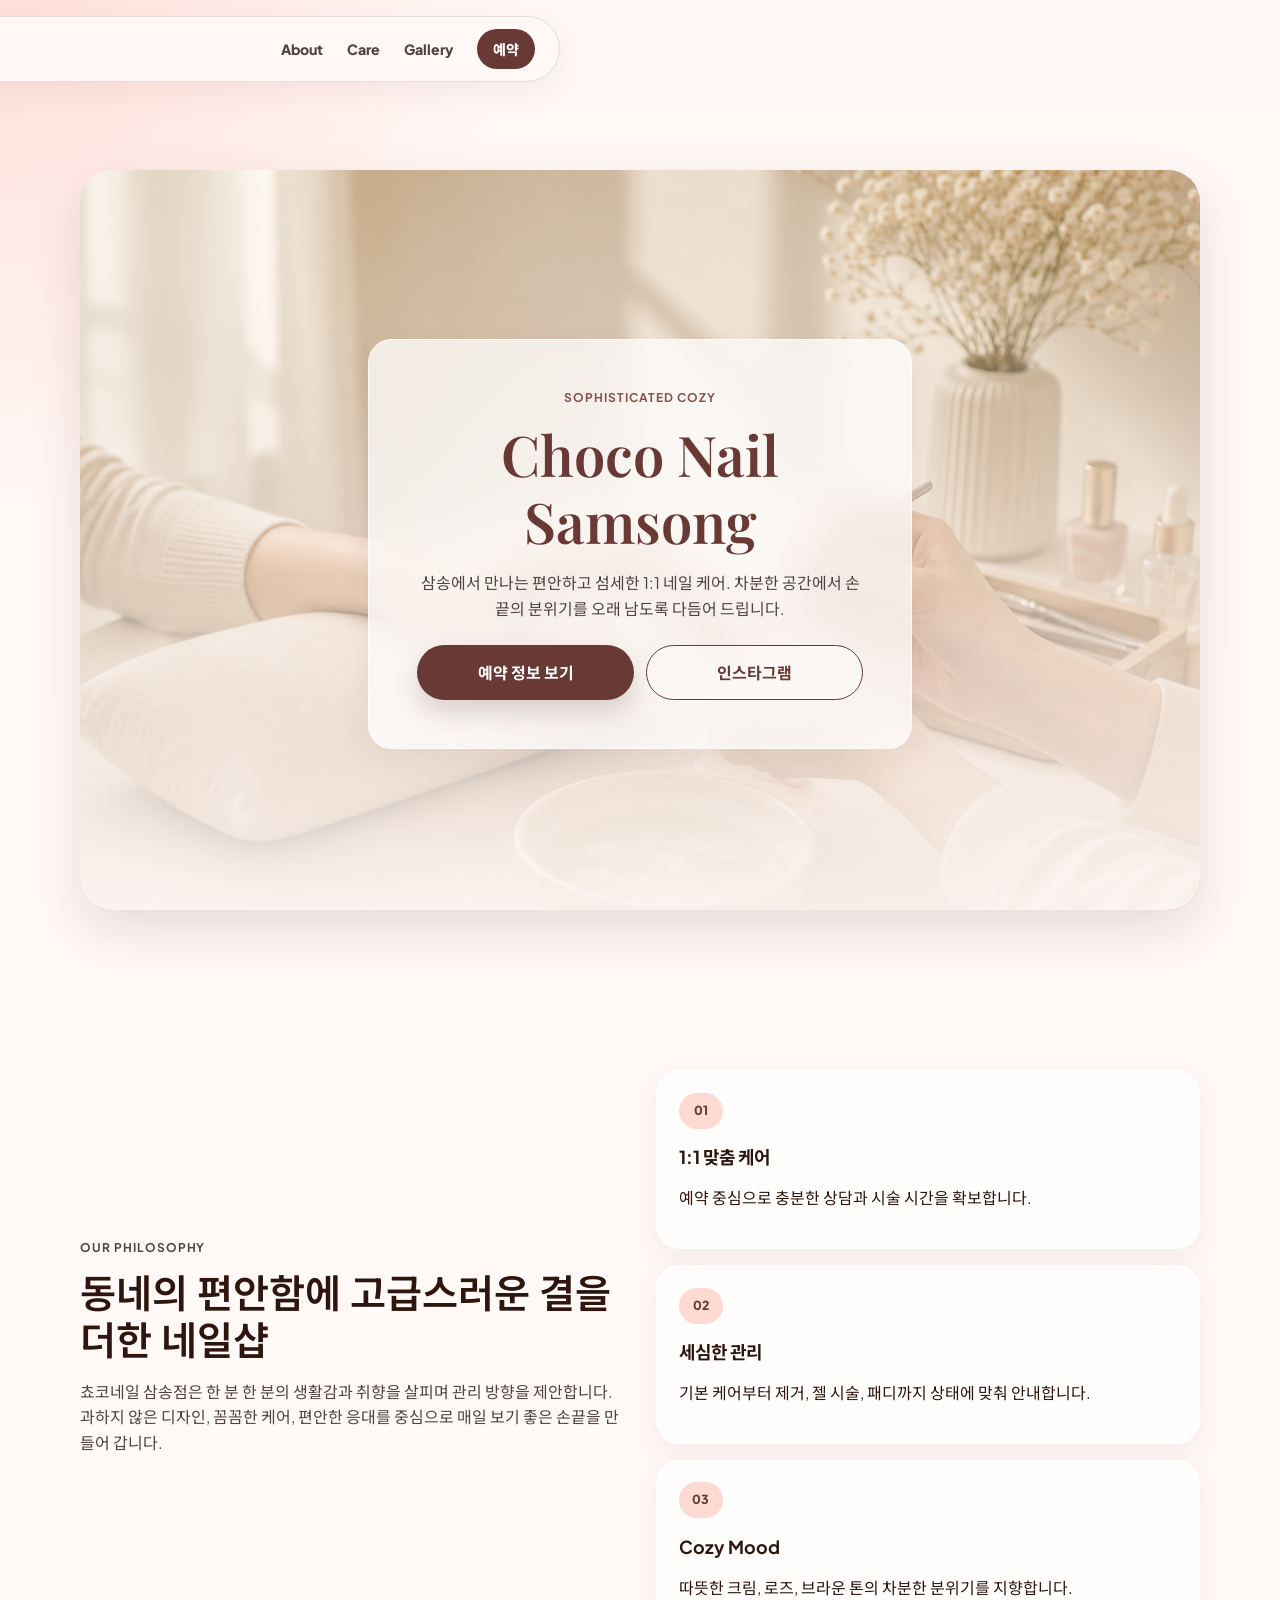
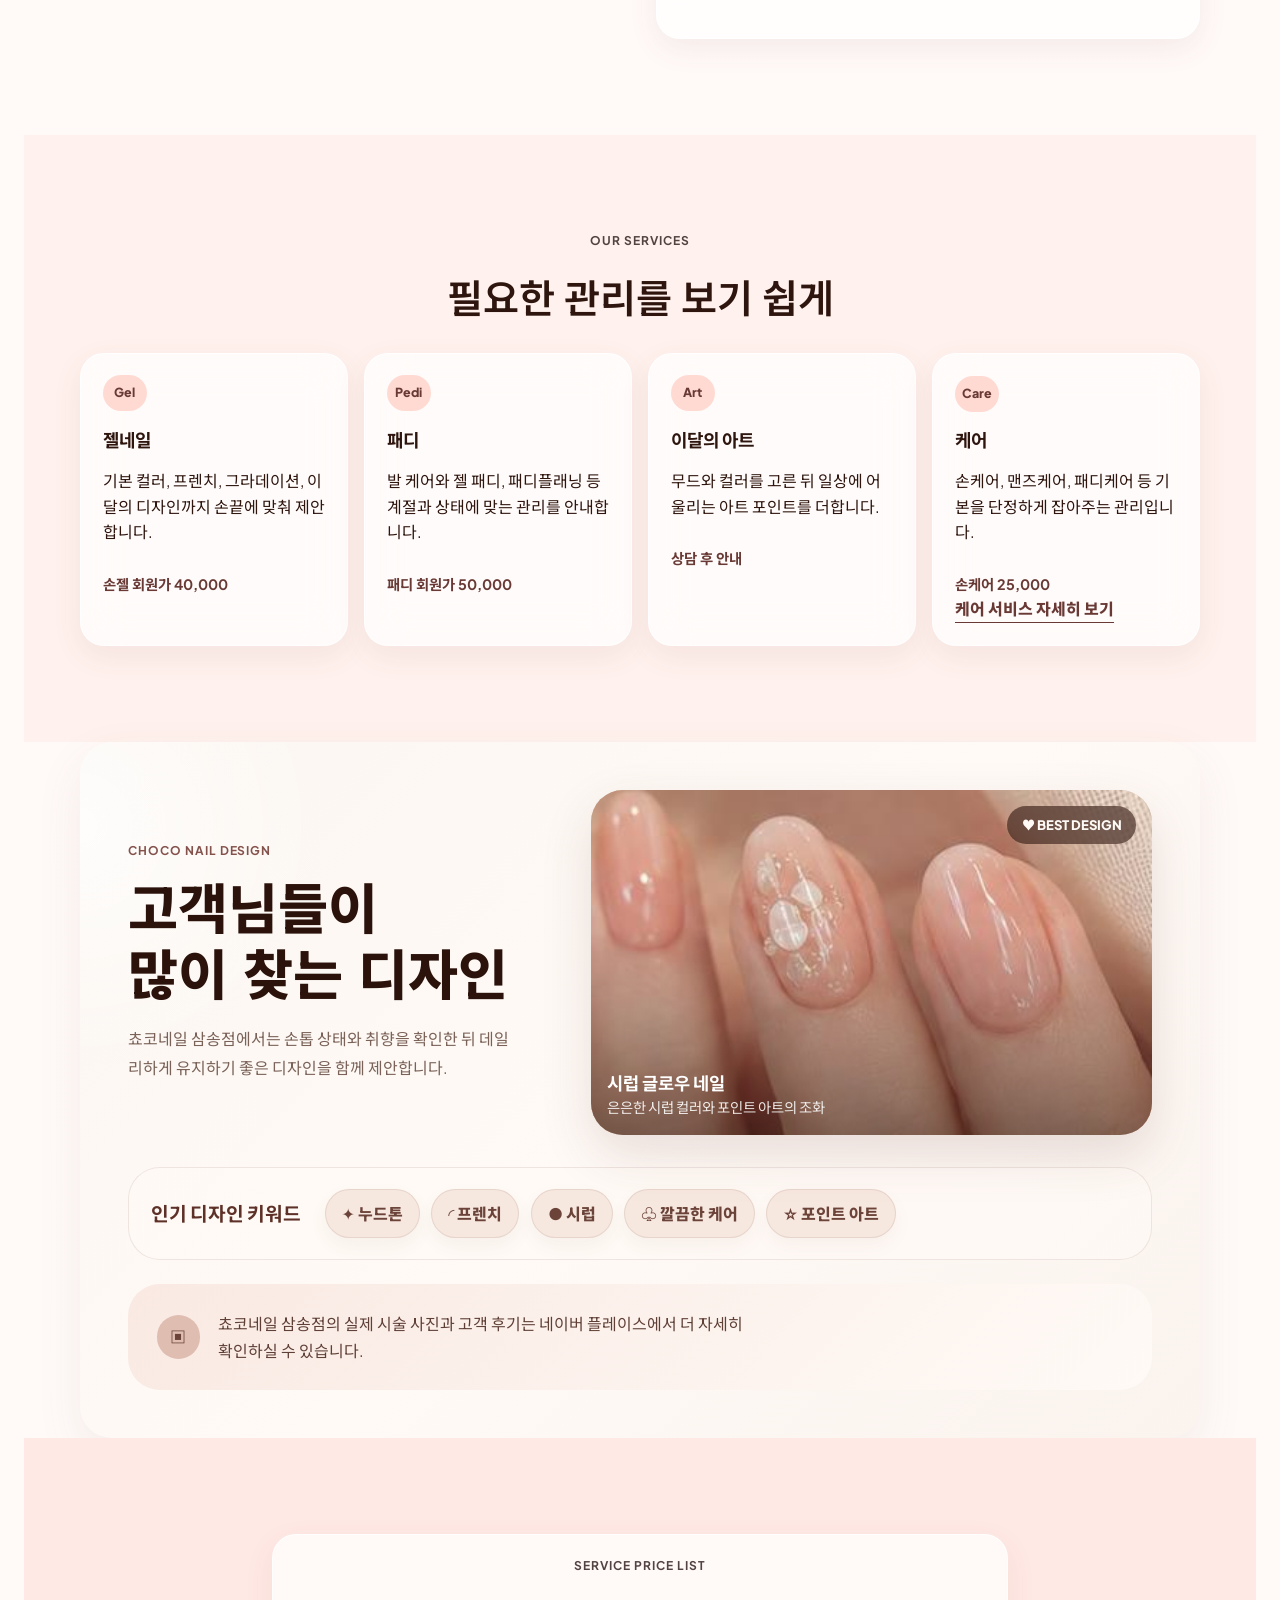
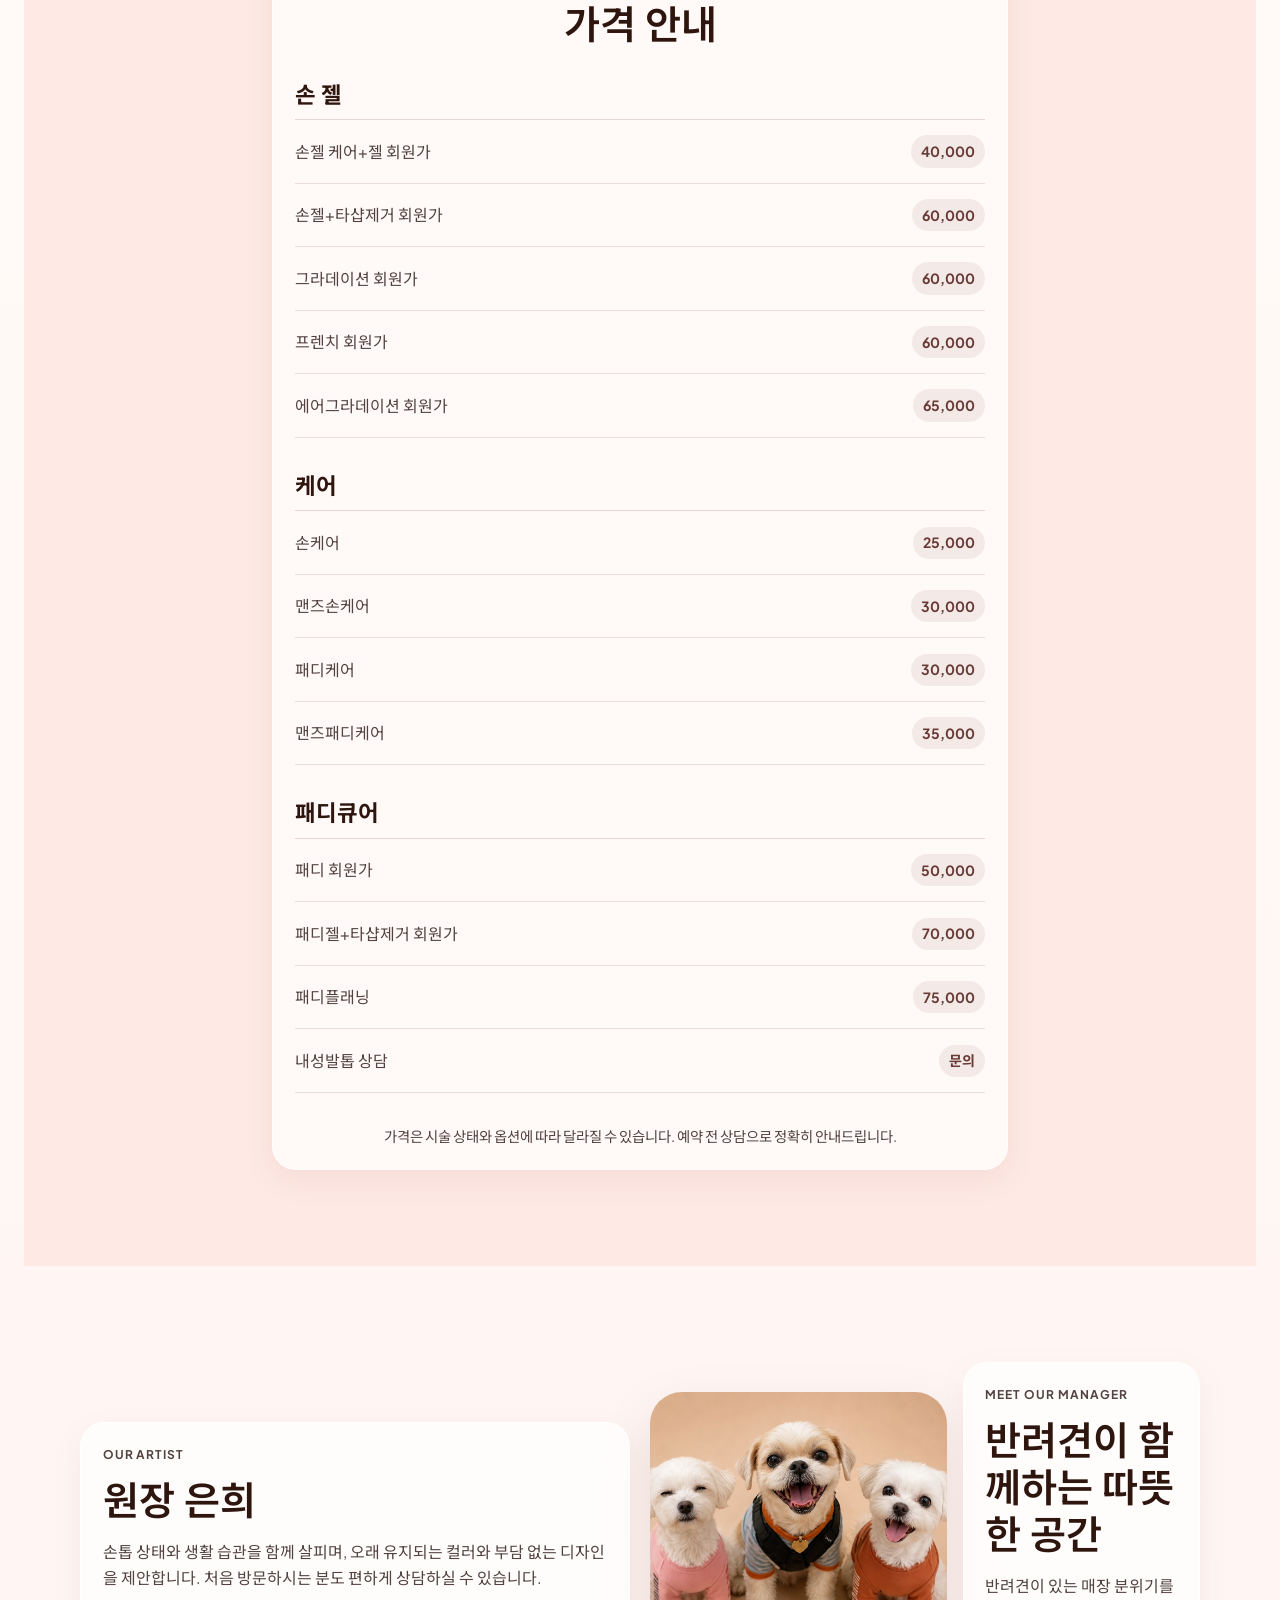
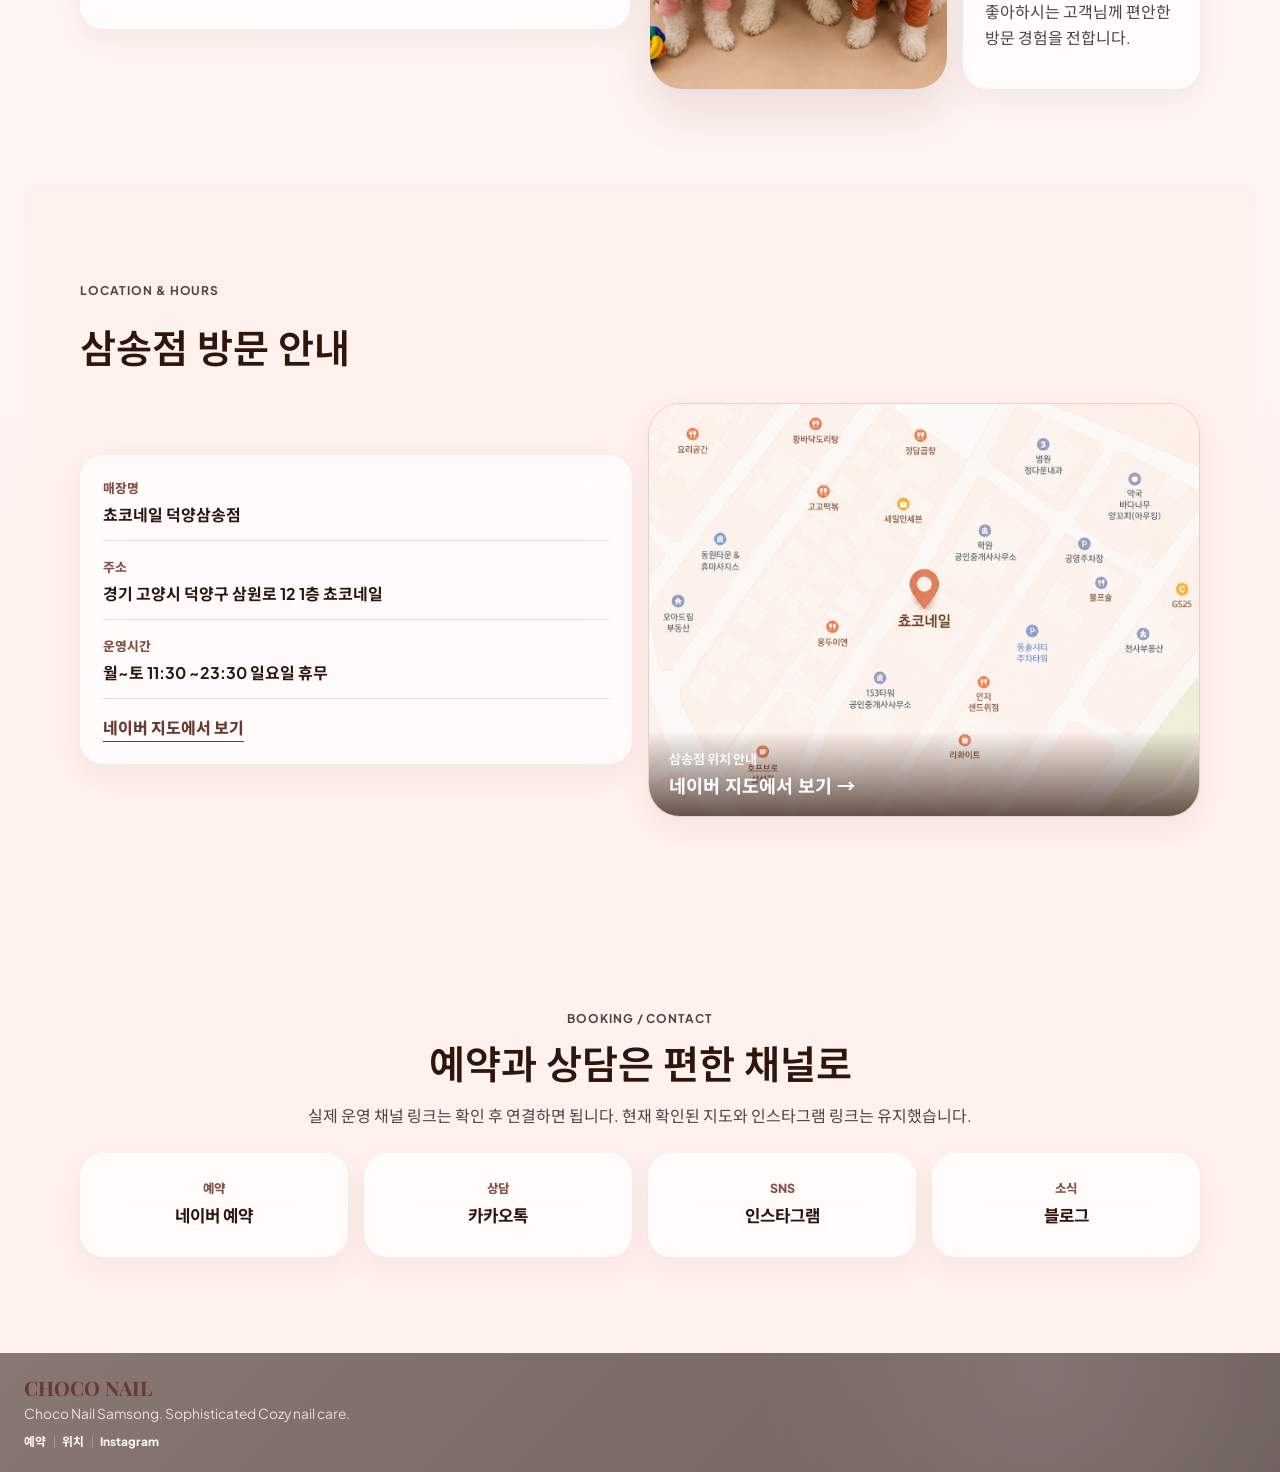
<file: style.html>
<!doctype html>
<html lang="ko">
  <head>
    <meta charset="utf-8">
    <meta name="viewport" content="width=device-width, initial-scale=1">
    <title>쵸코네일 삼송점 | Choco Nail Samsong</title>
    <meta
      name="description"
      content="쵸코네일 삼송점 모바일 웹사이트. 젤네일, 패디, 이달의 아트, 케어와 예약, 위치 정보를 안내합니다."
    >
    <link rel="preconnect" href="https://fonts.googleapis.com">
    <link rel="preconnect" href="https://fonts.gstatic.com" crossorigin>
    <link
      href="https://fonts.googleapis.com/css2?family=Playfair+Display:wght@500;600;700&family=Plus+Jakarta+Sans:wght@400;500;600;700&family=Noto+Sans+KR:wght@400;500;700&display=swap"
      rel="stylesheet"
    >
    <link rel="stylesheet" href="style.css">
  </head>
  <body>
    <header class="site-header" id="top">
      <nav class="top-nav" aria-label="주요 메뉴">
        <a class="brand" href="#top" aria-label="쵸코네일 삼송점 홈">
          <span class="brand-mark">C</span>
          <span class="brand-text">CHOCO NAIL</span>
        </a>
        <div class="nav-links">
          <a href="about.html">About</a>
          <a href="care.html">Care</a>
          <a href="gallery.html">Gallery</a>
          <a href="https://map.naver.com/p/entry/place/1964980021?lng=126.876856&lat=37.6444601&placePath=/stylist?fromPanelNum=1&additionalHeight=76&timestamp=202606121154&locale=ko&svcName=map_pcv5&from=map&fromPanelNum=1&additionalHeight=76&timestamp=202606111156&locale=ko&svcName=map_pcv5&category=m&filterType=%EB%A6%AC%EB%B7%B0&entry=plt&searchType=place&c=14.55,0,0,3,dh">예약</a>
        </div>
      </nav>

      <section class="hero" aria-labelledby="hero-title">
        <div class="hero-media">
          <img src="images/main.png" alt="쵸코네일 삼송점의 따뜻한 분위기를 보여주는 반려견 사진">
        </div>
        <div class="hero-card glass-card">
          <p class="eyebrow">Sophisticated Cozy</p>
          <h1 id="hero-title"><span>Choco Nail</span><span>Samsong</span></h1>
          <p>
            삼송에서 만나는 편안하고 섬세한 1:1 네일 케어. 차분한 공간에서 손끝의 분위기를
            오래 남도록 다듬어 드립니다.
          </p>
          <div class="button-row">
            <a class="button button-primary" href="https://map.naver.com/p/entry/place/1964980021?lng=126.876856&lat=37.6444601&placePath=/stylist?fromPanelNum=1&additionalHeight=76&timestamp=202606121154&locale=ko&svcName=map_pcv5&from=map&fromPanelNum=1&additionalHeight=76&timestamp=202606111156&locale=ko&svcName=map_pcv5&category=m&filterType=%EB%A6%AC%EB%B7%B0&entry=plt&searchType=place&c=14.55,0,0,3,dh">예약 정보 보기</a>
            <a class="button button-secondary" href="https://instagram.com" target="_blank" rel="noreferrer">인스타그램</a>
          </div>
        </div>
      </section>
    </header>

    <main>
      <section class="section intro-section" id="about" aria-labelledby="about-title">
        <div class="section-copy">
          <p class="eyebrow">Our Philosophy</p>
          <h2 id="about-title">동네의 편안함에 고급스러운 결을 더한 네일샵</h2>
          <p>
            쵸코네일 삼송점은 한 분 한 분의 생활감과 취향을 살피며 관리 방향을 제안합니다.
            과하지 않은 디자인, 꼼꼼한 케어, 편안한 응대를 중심으로 매일 보기 좋은 손끝을
            만들어 갑니다.
          </p>
        </div>
        <div class="feature-stack">
          <article class="feature-card glass-card">
            <span>01</span>
            <h3>1:1 맞춤 케어</h3>
            <p>예약 중심으로 충분한 상담과 시술 시간을 확보합니다.</p>
          </article>
          <article class="feature-card glass-card">
            <span>02</span>
            <h3>세심한 관리</h3>
            <p>기본 케어부터 제거, 젤 시술, 패디까지 상태에 맞춰 안내합니다.</p>
          </article>
          <article class="feature-card glass-card">
            <span>03</span>
            <h3>Cozy Mood</h3>
            <p>따뜻한 크림, 로즈, 브라운 톤의 차분한 분위기를 지향합니다.</p>
          </article>
        </div>
      </section>

      <section class="section service-section" id="services" aria-labelledby="services-title">
        <div class="section-heading center">
          <p class="eyebrow">Our Services</p>
          <h2 id="services-title">필요한 관리를 보기 쉽게</h2>
        </div>
        <div class="service-grid">
          <article class="service-card glass-card">
            <span class="service-icon">Gel</span>
            <h3>젤네일</h3>
            <p>기본 컬러, 프렌치, 그라데이션, 이달의 디자인까지 손끝에 맞춰 제안합니다.</p>
            <strong>손젤 회원가 40,000</strong>
          </article>
          <article class="service-card glass-card">
            <span class="service-icon">Pedi</span>
            <h3>패디</h3>
            <p>발 케어와 젤 패디, 패디플래닝 등 계절과 상태에 맞는 관리를 안내합니다.</p>
            <strong>패디 회원가 50,000</strong>
          </article>
          <article class="service-card glass-card">
            <span class="service-icon">Art</span>
            <h3>이달의 아트</h3>
            <p>무드와 컬러를 고른 뒤 일상에 어울리는 아트 포인트를 더합니다.</p>
            <strong>상담 후 안내</strong>
          </article>
          <article class="service-card glass-card">
            <span class="service-icon">Care</span>
            <h3>케어</h3>
            <p>손케어, 맨즈케어, 패디케어 등 기본을 단정하게 잡아주는 관리입니다.</p>
            <strong>손케어 25,000</strong>
            <a class="text-link" href="care.html">케어 서비스 자세히 보기</a>
          </article>
        </div>
      </section>

      <section class="section gallery-section design-section" id="gallery" aria-labelledby="gallery-title">
        <div class="design-feature">
          <div class="design-copy">
            <p class="eyebrow">Choco Nail Design</p>
            <h2 id="gallery-title">고객님들이<br>많이 찾는 디자인</h2>
            <p>
              쵸코네일 삼송점에서는 손톱 상태와 취향을 확인한 뒤 데일리하게 유지하기
              좋은 디자인을 함께 제안합니다.
            </p>
          </div>
          <article class="design-main-card">
            <img src="images/design-main.jpg" alt="시럽 글로우 네일 디자인">
            <span class="design-badge">♥ BEST DESIGN</span>
            <div class="design-card-caption">
              <div>
                <h3>시럽 글로우 네일</h3>
                <p>은은한 시럽 컬러와 포인트 아트의 조화</p>
              </div>
              <strong></strong>
            </div>
          </article>
        </div>

        <div class="design-keywords" aria-labelledby="design-keywords-title">
          <h3 id="design-keywords-title">인기 디자인 키워드</h3>
          <div class="design-chip-row">
            <span>✦ 누드톤</span>
            <span>◜ 프렌치</span>
            <span>● 시럽</span>
            <span>♧ 깔끔한 케어</span>
            <span>☆ 포인트 아트</span>
          </div>
        </div>

        <article class="place-card">
          <div class="place-copy">
            <span class="place-icon">▣</span>
            <p>
              쵸코네일 삼송점의 실제 시술 사진과 고객 후기는 네이버 플레이스에서 더 자세히 <br> 확인하실 수 있습니다.
            </p>
          </div>

          </div>
        </article>


      </section>

      <section class="section price-section" id="price" aria-labelledby="price-title">
        <div class="price-card glass-card">
          <div class="section-heading center">
            <p class="eyebrow">Service Price List</p>
            <h2 id="price-title">가격 안내</h2>
          </div>
          <div class="price-group">
            <h3>손 젤</h3>
            <ul class="price-list">
              <li><span>손젤 케어+젤 회원가</span><strong>40,000</strong></li>
              <li><span>손젤+타샵제거 회원가</span><strong>60,000</strong></li>
              <li><span>그라데이션 회원가</span><strong>60,000</strong></li>
              <li><span>프렌치 회원가</span><strong>60,000</strong></li>
              <li><span>에어그라데이션 회원가</span><strong>65,000</strong></li>
            </ul>
          </div>
          <div class="price-group">
            <h3>케어</h3>
            <ul class="price-list">
              <li><span>손케어</span><strong>25,000</strong></li>
              <li><span>맨즈손케어</span><strong>30,000</strong></li>
              <li><span>패디케어</span><strong>30,000</strong></li>
              <li><span>맨즈패디케어</span><strong>35,000</strong></li>
            </ul>
          </div>
          <div class="price-group">
            <h3>패디큐어</h3>
            <ul class="price-list">
              <li><span>패디 회원가</span><strong>50,000</strong></li>
              <li><span>패디젤+타샵제거 회원가</span><strong>70,000</strong></li>
              <li><span>패디플래닝</span><strong>75,000</strong></li>
              <li><span>내성발톱 상담</span><strong>문의</strong></li>
            </ul>
          </div>
          <p class="notice">가격은 시술 상태와 옵션에 따라 달라질 수 있습니다. 예약 전 상담으로 정확히 안내드립니다.</p>
        </div>
      </section>

      <section class="section artist-section" id="artist" aria-labelledby="artist-title">
        <div class="artist-card glass-card">
          <p class="eyebrow">Our Artist</p>
          <h2 id="artist-title">원장 은희</h2>
          <p>
            손톱 상태와 생활 습관을 함께 살피며, 오래 유지되는 컬러와 부담 없는 디자인을
            제안합니다. 처음 방문하시는 분도 편하게 상담하실 수 있습니다.
          </p>
        </div>
        <div class="manager-card">
          <img src="images/choco.png" alt="쵸코네일 삼송점의 반려견 매니저들">
          <div class="manager-copy glass-card">
            <p class="eyebrow">Meet Our Manager</p>
            <h2>반려견이 함께하는 따뜻한 공간</h2>
            <p>반려견이 있는 매장 분위기를 좋아하시는 고객님께 편안한 방문 경험을 전합니다.</p>
          </div>
        </div>
      </section>

      <section class="section location-section" id="location" aria-labelledby="location-title">
        <div class="section-heading">
          <p class="eyebrow">Location & Hours</p>
          <h2 id="location-title">삼송점 방문 안내</h2>
        </div>
        <div class="location-grid">
          <div class="info-list glass-card">
            <div>
              <span>매장명</span>
              <strong>쵸코네일 덕양삼송점</strong>
            </div>
            <div>
              <span>주소</span>
              <strong>경기 고양시 덕양구 삼원로 12 1층 쵸코네일</strong>
            </div>
            <div>
              <span>운영시간</span>
              <strong>월~토 11:30 ~23:30 일요일 휴무</strong>
            </div>
            <a
              class="text-link"
              href="https://map.naver.com/p/directions/-/14123867.003371466,4529320.987910479,%EC%B5%B8%EC%BD%94%EB%84%A4%EC%9D%BC%20%EB%8D%95%EC%96%91%EC%82%BC%EC%86%A1%EC%A0%90%20%EB%82%B4%EC%84%B1%EB%B0%9C%ED%86%B1%20%EB%AC%B4%EC%A2%80%20%EB%B0%9C%EA%B0%81%EC%A7%88%20%EC%86%90%EB%B0%9C%ED%86%B1%EA%B5%90%EC%A0%95,1964980021,PLACE_POI/-/car?c=15.00,0,0,0,dh"
              target="_blank"
              rel="noreferrer"
            >네이버 지도에서 보기</a>
          </div><a
            class="map-card"
            href="https://map.naver.com/p/directions/-/14123867.003371466,4529320.987910479,%EC%B5%B8%EC%BD%94%EB%84%A4%EC%9D%BC%20%EB%8D%95%EC%96%91%EC%82%BC%EC%86%A1%EC%A0%90%20%EB%82%B4%EC%84%B1%EB%B0%9C%ED%86%B1%20%EB%AC%B4%EC%A2%80%20%EB%B0%9C%EA%B0%81%EC%A7%88%20%EC%86%90%EB%B0%9C%ED%86%B1%EA%B5%90%EC%A0%95,1964980021,PLACE_POI/-/car?c=15.00,0,0,0,dh"
            target="_blank"
            rel="noreferrer"
            aria-label="네이버 지도에서 쵸코네일 삼송점 위치 보기"
          >
            <img
              src="images/map-samsong.png"
              alt="쵸코네일 삼송점 약도"
              loading="lazy"
            >
            <div class="map-card-overlay">
              <span>삼송점 위치 안내</span>
              <strong>네이버 지도에서 보기 →</strong>
            </div>
          </a>
        </div>
      </section>

      <section class="section booking-section" id="booking" aria-labelledby="booking-title">
        <p class="eyebrow">Booking / Contact</p>
        <h2 id="booking-title">예약과 상담은 편한 채널로</h2>
        <p>실제 운영 채널 링크는 확인 후 연결하면 됩니다. 현재 확인된 지도와 인스타그램 링크는 유지했습니다.</p>
        <div class="booking-grid">
          <a class="booking-button glass-card" href="https://map.naver.com/p/entry/place/1964980021?lng=126.876856&lat=37.6444601&placePath=/stylist?fromPanelNum=1&additionalHeight=76&timestamp=202606121154&locale=ko&svcName=map_pcv5&from=map&fromPanelNum=1&additionalHeight=76&timestamp=202606111156&locale=ko&svcName=map_pcv5&category=m&filterType=%EB%A6%AC%EB%B7%B0&entry=plt&searchType=place&c=14.55,0,0,3,dh">
            <span>예약</span>
            <strong>네이버 예약</strong>
          </a>
          <a class="booking-button glass-card" href="https://open.kakao.com/o/sCU8pFob">
            <span>상담</span>
            <strong>카카오톡</strong>
          </a>
          <a class="booking-button glass-card" href="https://www.instagram.com/choco__nail" target="_blank" rel="noreferrer">
            <span>SNS</span>
            <strong>인스타그램</strong>
          </a>
          <a class="booking-button glass-card" href="https://blog.naver.com/boong27">
            <span>소식</span>
            <strong>블로그</strong>
          </a>
        </div>
      </section>
    </main>

    <footer class="site-footer">
      <strong>CHOCO NAIL</strong>
      <p>Choco Nail Samsong. Sophisticated Cozy nail care.</p>
      <div class="footer-links">
        <a href="#booking">예약</a>
        <a href="#location">위치</a>
        <a href="https://instagram.com" target="_blank" rel="noreferrer">Instagram</a>
      </div>
    </footer>

    <nav class="bottom-nav" aria-label="모바일 빠른 메뉴">
      <a href="#booking">예약</a>
      <a href="gallery.html">갤러리</a>
      <a href="care.html">케어</a>
      <a href="https://instagram.com" target="_blank" rel="noreferrer">SNS</a>
    </nav>
  </body>
</html>
</file>
<file: style.css>
:root {
  --surface: #fff8f6;
  --surface-low: #fff1ed;
  --surface-mid: #ffe9e4;
  --surface-high: #ffdad2;
  --primary: #693a35;
  --primary-soft: #84514b;
  --secondary: #7b5552;
  --text: #2e150e;
  --muted: #524342;
  --outline: #d6c2bf;
  --white-glass: rgba(255, 255, 255, 0.72);
  --shadow: 0 10px 30px rgba(132, 81, 75, 0.08);
  --shadow-strong: 0 20px 50px rgba(105, 58, 53, 0.15);
  --radius-sm: 0.75rem;
  --radius: 1rem;
  --radius-lg: 1.5rem;
  --radius-xl: 2rem;
  --top-nav-clearance: 6.5rem;
}

* {
  box-sizing: border-box;
}

html {
  scroll-behavior: smooth;
  scroll-padding-top: var(--top-nav-clearance);
}

body {
  margin: 0;
  overflow-x: hidden;
  background:
    radial-gradient(circle at top left, rgba(255, 218, 210, 0.8), transparent 32rem),
    linear-gradient(180deg, var(--surface) 0%, #fffaf8 50%, var(--surface-low) 100%);
  color: var(--text);
  font-family: "Plus Jakarta Sans", "Noto Sans KR", system-ui, sans-serif;
  font-size: 16px;
  line-height: 1.6;
}

img {
  display: block;
  max-width: 100%;
}

a {
  color: inherit;
  text-decoration: none;
}

button,
a {
  -webkit-tap-highlight-color: transparent;
}

.site-header {
  position: relative;
  min-height: 100svh;
  padding: 1rem 0 4rem;
}

.top-nav {




  display: flex;
  align-items: center;
  justify-content: space-between;
  min-height: 4rem;
  padding: 0.75rem 1rem;
  border: 1px solid rgba(214, 194, 191, 0.5);
  border-radius: 999px;
  background: var(--surface);
  box-shadow: var(--shadow);
  backdrop-filter: blur(20px);
}

.brand {
  display: inline-flex;
  align-items: center;
  gap: 0.65rem;
  min-width: 0;
}

.brand-mark {
  display: grid;
  place-items: center;
  width: 2.4rem;
  height: 2.4rem;
  border-radius: 50%;
  background: var(--primary);
  color: white;
  font-family: "Playfair Display", serif;
  font-weight: 700;
}

.brand-text {
  color: var(--primary);
  font-size: 0.78rem;
  font-weight: 700;
  letter-spacing: 0.08em;
  white-space: nowrap;
}

.nav-links {
  display: none;
}

.hero {
  position: relative;
  display: grid;
  align-items: end;
  min-height: calc(100svh - 2rem);
  width: auto;
  max-width: 1120px;
  margin: 0 1.5rem;
  padding-top: 6rem;
}

.hero-media {
  position: absolute;
  inset: 5.5rem 0 0;
  overflow: hidden;
  border-radius: var(--radius-xl);
  background: var(--surface-mid);
  box-shadow: var(--shadow-strong);
}

.hero-media::after {
  content: "";
  position: absolute;
  inset: 0;
  background: linear-gradient(180deg, rgba(255, 248, 246, 0.1), rgba(255, 248, 246, 0.92));
}

.hero-media img {
  width: 100%;
  height: 100%;
  object-fit: cover;
  object-position: center;
}

.hero-card {
  position: relative;
  z-index: 1;
  width: 100%;
  margin: 42svh auto 0;
  padding: 2rem 1.35rem;
  text-align: center;
}

.glass-card {
  border: 1px solid rgba(255, 255, 255, 0.72);
  border-top-color: rgba(255, 255, 255, 0.9);
  border-radius: var(--radius-lg);
  background: var(--white-glass);
  box-shadow: var(--shadow);
  backdrop-filter: blur(20px);
}

.eyebrow {
  margin: 0 0 0.75rem;
  color: var(--primary-soft);
  font-size: 0.75rem;
  font-weight: 700;
  letter-spacing: 0.08em;
  text-transform: uppercase;
}

h1,
h2,
h3,
p {
  overflow-wrap: anywhere;
}

h1,
h2 {
  margin: 0;
  color: var(--text);
  font-family: "Playfair Display", "Noto Sans KR", serif;
  font-weight: 600;
  line-height: 1.2;
}

h1 {
  color: var(--primary);
  font-size: clamp(2rem, 9vw, 2.35rem);
}

h1 span {
  display: block;
}

h2 {
  font-size: 2rem;
}

h3 {
  margin: 0;
  color: var(--text);
  font-size: 1.12rem;
  line-height: 1.35;
}

.hero-card p:not(.eyebrow),
.section-heading p,
.section-copy p,
.artist-card p,
.manager-copy p,
.booking-section > p {
  color: var(--muted);
}

.hero-card p:not(.eyebrow) {
  max-width: 28rem;
  margin-left: auto;
  margin-right: auto;
}

.button-row {
  display: grid;
  gap: 0.75rem;
  margin-top: 1.5rem;
}

.button {
  display: inline-flex;
  align-items: center;
  justify-content: center;
  min-height: 3.25rem;
  padding: 0.85rem 1.3rem;
  border-radius: 999px;
  font-weight: 700;
}

.button-primary {
  background: var(--primary);
  color: white;
  box-shadow: 0 12px 24px rgba(105, 58, 53, 0.2);
}

.button-secondary {
  border: 1px solid var(--primary);
  color: var(--primary);
  background: rgba(255, 255, 255, 0.35);
}

.section {
  width: auto;
  max-width: 1120px;
  margin: 0 1.5rem;
  padding: 4rem 0;
}

.section-heading {
  display: grid;
  gap: 0.75rem;
  margin-bottom: 2rem;
}

.section-heading.center {
  text-align: center;
}

.intro-section {
  display: grid;
  gap: 2rem;
}

.feature-stack,
.service-grid,
.booking-grid {
  display: grid;
  gap: 1rem;
}

.feature-card,
.service-card {
  padding: 1.35rem;
}

.feature-card span,
.service-icon {
  display: inline-flex;
  align-items: center;
  justify-content: center;
  min-width: 2.75rem;
  min-height: 2.25rem;
  margin-bottom: 1rem;
  border-radius: 999px;
  background: var(--surface-high);
  color: var(--primary);
  font-size: 0.78rem;
  font-weight: 800;
}

.service-section {
  width: 100%;
  max-width: none;
  margin-left: 0;
  margin-right: 0;
  padding: 4rem 1.5rem;
  background: var(--surface-low);
}

.service-section > * {
  max-width: 1120px;
  margin-left: auto;
  margin-right: auto;
}

.service-card strong {
  display: inline-block;
  margin-top: 0.75rem;
  color: var(--primary);
  font-size: 0.9rem;
}

.design-section {
  max-width: 1120px;
  padding: 4rem 1.25rem;
  border-radius: var(--radius-xl);
  background:
    radial-gradient(circle at 0% 12%, rgba(255, 255, 255, 0.78), transparent 15rem),
    linear-gradient(135deg, #fbf6f1 0%, #fffaf6 52%, #faf3ee 100%);
  box-shadow: 0 18px 48px rgba(120, 80, 65, 0.08);
}

.design-feature {
  display: grid;
  gap: 1.5rem;
}

.design-copy {
  min-width: 0;
}

.design-copy h2 {
  color: #2b120b;
  font-family: "Noto Sans KR", "Plus Jakarta Sans", sans-serif;
  font-size: clamp(2.15rem, 11vw, 3.4rem);
  font-weight: 800;
  line-height: 1.22;
}

.design-copy p:not(.eyebrow) {
  max-width: 24rem;
  margin: 1.25rem 0 0;
  color: #7a6258;
  font-size: 1rem;
  line-height: 1.8;
}

.design-main-card {
  position: relative;
  min-height: 19rem;
  overflow: hidden;
  border-radius: var(--radius-xl);
  background: #e8d6c7;
  box-shadow: var(--shadow-strong);
}

.design-main-card img {
  width: 100%;
  height: 100%;
  min-height: 19rem;
  object-fit: cover;
}

.design-main-card::after {
  content: "";
  position: absolute;
  inset: 0;
  background: linear-gradient(180deg, rgba(43, 18, 11, 0) 40%, rgba(43, 18, 11, 0.48) 100%);
}

.design-badge {
  position: absolute;
  z-index: 1;
  top: 1rem;
  right: 1rem;
  padding: 0.55rem 0.9rem;
  border-radius: 999px;
  background: rgba(43, 18, 11, 0.58);
  color: #fffaf6;
  font-size: 0.82rem;
  font-weight: 800;
  backdrop-filter: blur(14px);
}

.design-card-caption {
  position: absolute;
  z-index: 1;
  right: 1rem;
  bottom: 1rem;
  left: 1rem;
  display: flex;
  align-items: end;
  justify-content: space-between;
  gap: 1rem;
  color: white;
}

.design-card-caption h3,
.design-card-caption p {
  margin: 0;
}

.design-card-caption h3 {
  color: white;
  font-size: 1.1rem;
}

.design-card-caption p {
  color: rgba(255, 255, 255, 0.88);
  font-size: 0.9rem;
}

.design-card-caption strong {
  flex: 0 0 auto;
  font-size: 1.1rem;
}

.design-keywords {
  margin-top: 2rem;
  padding: 1.35rem;
  border: 1px solid rgba(120, 80, 65, 0.12);
  border-radius: var(--radius-xl);
  background: rgba(255, 250, 246, 0.72);
}

.design-keywords h3 {
  color: #5e3128;
  font-size: 1.2rem;
}

.design-chip-row {
  display: flex;
  flex-wrap: wrap;
  gap: 0.7rem;
  margin-top: 1.1rem;
}

.design-chip-row span {
  display: inline-flex;
  align-items: center;
  min-height: 2.75rem;
  padding: 0.65rem 1rem;
  border: 1px solid rgba(120, 80, 65, 0.12);
  border-radius: 999px;
  background: #f6e7df;
  color: #6b4339;
  font-weight: 800;
  box-shadow: 0 8px 18px rgba(120, 80, 65, 0.06);
}

.place-card {
  display: grid;
  gap: 1.25rem;
  margin-top: 1.5rem;
  padding: 1.35rem;
  border-radius: var(--radius-xl);
  background: linear-gradient(135deg, #f9e9e2, #fffaf6);
}

.place-copy {
  display: grid;
  grid-template-columns: 2.8rem minmax(0, 1fr);
  gap: 1rem;
  align-items: center;
}

.place-icon {
  display: grid;
  place-items: center;
  width: 2.7rem;
  height: 2.7rem;
  border-radius: 50%;
  background: #dfbdb1;
  color: #6b4339;
  font-weight: 900;
}

.place-copy p {
  margin: 0;
  color: #5f4037;
  line-height: 1.7;
}

.place-preview {
  padding: 1rem;
  border: 0.8rem solid rgba(255, 255, 255, 0.62);
  border-radius: 1.6rem;
  background: #fff;
  box-shadow: 0 14px 30px rgba(120, 80, 65, 0.12);
}

.place-preview-head {
  display: flex;
  flex-wrap: wrap;
  gap: 0.45rem 0.65rem;
  align-items: center;
  color: #7a6258;
  font-size: 0.82rem;
}

.place-preview-head strong {
  color: #4b241c;
}

.naver-icon {
  display: grid;
  place-items: center;
  width: 1.55rem;
  height: 1.55rem;
  border-radius: 0.4rem;
  background: #31c75a;
  color: #fff;
  font-weight: 900;
}

.place-thumbs {
  display: grid;
  grid-template-columns: repeat(4, 1fr);
  gap: 0.35rem;
  margin-top: 0.85rem;
}

.place-thumbs span {
  min-height: 3.4rem;
  border-radius: 0.7rem;
  background:
    linear-gradient(135deg, rgba(255, 255, 255, 0.25), rgba(139, 95, 85, 0.18)),
    url("images/design-main.jpg") center / cover;
}

.design-actions {
  display: grid;
  gap: 0.8rem;
  margin-top: 1.5rem;
}

.design-button {
  display: flex;
  align-items: center;
  justify-content: center;
  min-height: 3.75rem;
  padding: 0.9rem 1.25rem;
  border-radius: var(--radius);
  font-size: 1rem;
  font-weight: 900;
}

.design-button span {
  margin-left: 0.65rem;
}

.design-button-primary {
  background: linear-gradient(135deg, #8b5f55, #75443c);
  color: #fffaf6;
  box-shadow: 0 14px 24px rgba(117, 68, 60, 0.18);
}

.design-button-secondary {
  border: 1px solid rgba(120, 80, 65, 0.22);
  background: rgba(255, 250, 246, 0.82);
  color: #75443c;
}

.price-section {
  width: 100%;
  max-width: none;
  margin-left: 0;
  margin-right: 0;
  padding: 4rem 1.5rem;
  background: var(--surface-mid);
}

.price-card {
  max-width: 46rem;
  margin: 0 auto;
  padding: 1.35rem;
}

.price-group {
  margin-top: 2rem;
}

.price-group h3 {
  padding-bottom: 0.65rem;
  border-bottom: 1px solid rgba(105, 58, 53, 0.18);
  font-family: "Playfair Display", "Noto Sans KR", serif;
  font-size: 1.4rem;
}

.price-list {
  display: grid;
  gap: 0;
  margin: 0;
  padding: 0;
  list-style: none;
}

.price-list li {
  display: flex;
  align-items: center;
  justify-content: space-between;
  gap: 1rem;
  padding: 0.95rem 0;
  border-bottom: 1px solid rgba(214, 194, 191, 0.52);
}

.price-list span {
  color: var(--muted);
}

.price-list strong {
  flex: 0 0 auto;
  padding: 0.3rem 0.65rem;
  border-radius: 999px;
  background: rgba(105, 58, 53, 0.08);
  color: var(--primary);
  font-size: 0.88rem;
}

.notice {
  margin: 2rem 0 0;
  color: var(--muted);
  font-size: 0.9rem;
  text-align: center;
}

.artist-section {
  display: grid;
  gap: 1.25rem;
}

.artist-card,
.manager-copy,
.info-list {
  padding: 1.35rem;
}

.manager-card {
  display: grid;
  gap: 1rem;
}

.manager-card img {
  width: 100%;
  aspect-ratio: 1 / 1;
  object-fit: cover;
  border-radius: var(--radius-xl);
  box-shadow: var(--shadow-strong);
}

.location-section {
  width: 100%;
  max-width: none;
  margin-left: 0;
  margin-right: 0;
  padding: 4rem 1.5rem;
  background: var(--surface-low);
}

.location-section > * {
  max-width: 1120px;
  margin-left: auto;
  margin-right: auto;
}

.location-grid {
  display: grid;
  gap: 1rem;
}

.info-list {
  display: grid;
  gap: 1rem;
}

.info-list div {
  display: grid;
  gap: 0.2rem;
  padding-bottom: 0.8rem;
  border-bottom: 1px solid rgba(214, 194, 191, 0.55);
}

.info-list span {
  color: var(--primary-soft);
  font-size: 0.8rem;
  font-weight: 800;
}

.text-link {
  display: inline-flex;
  width: fit-content;
  color: var(--primary);
  font-weight: 800;
  border-bottom: 1px solid var(--primary);
}

.map-card {
  position: relative;
  display: block;
  width: 100%;
  aspect-ratio: 4 / 3;
  overflow: hidden;
  padding: 0;
  border: 1px solid rgba(214, 194, 191, 0.6);
  border-radius: var(--radius-xl);
  background: var(--surface-mid);
  box-shadow: var(--shadow);
  isolation: isolate;
}

.map-card > img {
  position: absolute;
  inset: -4%;
  width: 108%;
  height: 108%;
  max-width: none;
  display: block;
  object-fit: cover;
  object-position: center center;
  transform: none;
}

.map-card-overlay {
  position: absolute;
  z-index: 1;
  right: 0;
  bottom: 0;
  left: 0;
  display: grid;
  gap: 0.2rem;
  padding: 1.1rem 1.25rem;
  background: linear-gradient(
    180deg,
    rgba(46, 21, 14, 0) 0%,
    rgba(46, 21, 14, 0.72) 100%
  );
  color: white;
}

.map-card-overlay strong {
  font-family: "Noto Sans KR", "Plus Jakarta Sans", sans-serif;
  font-size: 1.15rem;
  line-height: 1.4;
}

.map-card-overlay span {
  color: rgba(255, 255, 255, 0.88);
  font-size: 0.82rem;
  font-weight: 700;
}

@media (max-width: 839px) {
  .map-card {
    aspect-ratio: 4 / 3;
  }

  .map-card > img {
    inset: -5%;
    width: 110%;
    height: 110%;
  }
}

.booking-section {
  text-align: center;
}

.booking-grid {
  margin-top: 1.5rem;
}

.booking-button {
  display: grid;
  gap: 0.25rem;
  min-height: 6.5rem;
  align-content: center;
  padding: 1.25rem;
  transition: background 180ms ease, color 180ms ease, transform 180ms ease;
}

.booking-button span {
  color: var(--primary-soft);
  font-size: 0.78rem;
  font-weight: 800;
}

.booking-button strong {
  font-size: 1.05rem;
}

.booking-button:hover,
.booking-button:focus-visible {
  background: var(--primary);
  color: white;
  transform: translateY(-2px);
}

.booking-button:hover span,
.booking-button:focus-visible span {
  color: #ffede9;
}

.site-footer {
  display: grid;
  gap: 0.35rem;
  padding: 1.75rem 1.5rem 6rem;
  border-top: 1px solid rgba(214, 194, 191, 0.38);
  background: rgba(255, 250, 248, 0.92);
  color: var(--muted);
  text-align: center;
}

.site-footer strong {
  color: var(--primary);
  font-family: "Playfair Display", serif;
  font-size: 1.25rem;
}

.site-footer p {
  margin: 0;
  font-size: 0.86rem;
  line-height: 1.45;
}

.footer-links {
  display: flex;
  justify-content: center;
  gap: 1rem;
  margin-top: 0.25rem;
  color: var(--primary);
  font-size: 0.86rem;
  font-weight: 800;
}

.bottom-nav {
  position: fixed;
  z-index: 30;
  right: 0;
  bottom: 0;
  left: 0;
  display: grid;
  grid-template-columns: repeat(4, 1fr);
  gap: 0.5rem;
  padding: 0.7rem 1rem max(0.7rem, env(safe-area-inset-bottom));
  border-top: 1px solid rgba(214, 194, 191, 0.55);
  background: rgba(255, 255, 255, 0.78);
  box-shadow: 0 -5px 20px rgba(132, 81, 75, 0.05);
  backdrop-filter: blur(18px);
}

.bottom-nav a {
  display: grid;
  place-items: center;
  min-width: 0;
  min-height: 2.9rem;
  border-radius: 999px;
  color: var(--primary);
  font-size: 0.86rem;
  font-weight: 800;
  text-align: center;
  white-space: nowrap;
}

.bottom-nav a:first-child {
  background: var(--surface-high);
}

.bottom-nav a[aria-current="page"] {
  background: var(--primary);
  color: white;
}

body.modal-open {
  overflow: hidden;
}

.gallery-main {
  min-height: 70vh;
}

.gallery-intro,
.gallery-content {
  width: auto;
  max-width: 1120px;
  min-width: 0;
  margin: 0 1.5rem;
}

.gallery-intro {
  padding: 4rem 0 2.25rem;
  text-align: center;
}

.gallery-intro h1 {
  font-size: clamp(2.25rem, 10vw, 3.5rem);
}

.gallery-intro > p:last-child {
  max-width: 32rem;
  margin: 1rem auto 0;
  color: var(--muted);
}

.gallery-content {
  padding-bottom: 5rem;
}

.gallery-filters {
  display: flex;
  gap: 0.6rem;
  overflow-x: auto;
  padding: 0.25rem 0 1rem;
  scrollbar-width: none;
}

.gallery-filters::-webkit-scrollbar {
  display: none;
}

.gallery-filters button {
  flex: 0 0 auto;
  min-height: 2.75rem;
  padding: 0.65rem 1rem;
  border: 1px solid var(--outline);
  border-radius: 999px;
  background: rgba(255, 255, 255, 0.55);
  color: var(--primary);
  font: inherit;
  font-size: 0.86rem;
  font-weight: 800;
  cursor: pointer;
}

.gallery-filters button.is-active,
.gallery-filters button:hover,
.gallery-filters button:focus-visible {
  border-color: var(--primary);
  background: var(--primary);
  color: white;
}

.gallery-status {
  margin: 0.5rem 0 1.25rem;
  color: var(--muted);
  font-size: 0.86rem;
}

.gallery-status.is-error {
  padding: 1rem;
  border: 1px solid var(--outline);
  border-radius: var(--radius);
  background: rgba(255, 255, 255, 0.62);
  color: var(--primary);
  text-align: center;
}

.gallery-grid {
  display: grid;
  width: 100%;
  min-height: 22rem;
  min-width: 0;
  grid-template-columns: 1fr;
  gap: 1.2rem;
}

.gallery-card {
  min-width: 0;
  overflow: hidden;
  border: 1px solid rgba(214, 194, 191, 0.55);
  border-radius: var(--radius-lg);
  background: rgba(255, 255, 255, 0.72);
  box-shadow: var(--shadow);
}

.gallery-image-button {
  display: block;
  width: 100%;
  aspect-ratio: 1;
  overflow: hidden;
  padding: 0;
  border: 0;
  background: var(--surface-mid);
  cursor: zoom-in;
}

.gallery-image-button img {
  width: 100%;
  height: 100%;
  object-fit: cover;
  transition: transform 240ms ease;
}

.gallery-image-button:hover img,
.gallery-image-button:focus-visible img {
  transform: scale(1.035);
}

.gallery-image-button:disabled {
  cursor: default;
}

.gallery-image-fallback {
  display: grid;
  width: 100%;
  height: 100%;
  place-content: center;
  gap: 0.25rem;
  padding: 1rem;
  background:
    linear-gradient(135deg, rgba(255, 248, 246, 0.25), rgba(255, 218, 210, 0.82)),
    repeating-linear-gradient(45deg, transparent 0 14px, rgba(105, 58, 53, 0.05) 14px 16px);
  color: var(--primary);
  text-align: center;
}

.gallery-image-fallback span {
  font-family: "Playfair Display", serif;
  font-size: 0.72rem;
  letter-spacing: 0.08em;
}

.gallery-image-fallback strong {
  font-size: 0.82rem;
}

.gallery-card-body {
  min-width: 0;
  padding: 0.9rem;
}

.gallery-card-meta {
  display: flex;
  flex-direction: column;
  align-items: flex-start;
  gap: 0.5rem;
  margin-bottom: 0.6rem;
  color: var(--muted);
  font-size: 0.68rem;
}

.gallery-category {
  color: var(--primary-soft);
  font-weight: 800;
}

.gallery-card h2 {
  font-family: "Noto Sans KR", "Plus Jakarta Sans", sans-serif;
  font-size: 0.98rem;
  font-weight: 800;
  line-height: 1.45;
}

.gallery-card p {
  display: -webkit-box;
  overflow: hidden;
  margin: 0.55rem 0 0;
  color: var(--muted);
  font-size: 0.78rem;
  line-height: 1.55;
  -webkit-box-orient: vertical;
  -webkit-line-clamp: 2;
}

.gallery-modal {
  position: fixed;
  inset: 0;
  z-index: 50;
  display: none;
  place-items: center;
  padding: 1.25rem;
  background: rgba(46, 21, 14, 0.78);
  backdrop-filter: blur(12px);
}

.gallery-modal.is-open {
  display: grid;
}

.gallery-modal-dialog {
  position: relative;
  width: min(100%, 48rem);
  padding: 0.75rem;
  border-radius: var(--radius-lg);
  background: var(--surface);
  box-shadow: var(--shadow-strong);
}

.gallery-modal-dialog img {
  width: 100%;
  max-height: 76vh;
  aspect-ratio: 1;
  border-radius: calc(var(--radius-lg) - 0.4rem);
  object-fit: contain;
  background: var(--surface-mid);
}

.gallery-modal-dialog p {
  margin: 0.75rem 3rem 0.15rem 0.25rem;
  color: var(--primary);
  font-weight: 800;
}

.gallery-modal-close {
  position: absolute;
  z-index: 1;
  top: 1.15rem;
  right: 1.15rem;
  display: grid;
  width: 2.75rem;
  height: 2.75rem;
  place-items: center;
  border: 0;
  border-radius: 50%;
  background: rgba(255, 255, 255, 0.9);
  color: var(--primary);
  box-shadow: var(--shadow);
  font-size: 1.8rem;
  line-height: 1;
  cursor: pointer;
}

/* Care service page */
.care-hero,
.care-section {
  width: auto;
  max-width: 1120px;
  min-width: 0;
  margin-right: 1.5rem;
  margin-left: 1.5rem;
}

/*
  상단 히어로
  - PC: 원본 배너 비율을 유지한 한 장 이미지 위에 문구/버튼을 배치
  - 모바일: 이미지와 안내 영역을 위아래로 분리해 과도한 잘림 방지
*/
.care-hero {
  position: relative;
  display: grid;
  overflow: hidden;
  border: 1px solid rgba(214, 194, 191, 0.5);
  border-radius: var(--radius-xl);
  background: #fff5f1;
  box-shadow: var(--shadow-strong);
}

.care-hero-media {
  position: relative;
  width: 100%;
  aspect-ratio: 16 / 9;
  overflow: hidden;
  background: #f9eee9;
}

.care-hero-media::after {
  content: "";
  position: absolute;
  inset: 0;
  pointer-events: none;
  background: linear-gradient(
    180deg,
    rgba(255, 248, 246, 0.02) 45%,
    rgba(255, 248, 246, 0.18) 100%
  );
}

.care-hero-media img {
  width: 100%;
  height: 100%;
  object-fit: cover;
  object-position: 72% center;
}

.care-hero-copy {
  position: relative;
  z-index: 1;
  margin: 0;
  padding: 2rem 1.35rem 2.25rem;
  border: 0;
  border-radius: 0;
  background: rgba(255, 250, 248, 0.96);
  box-shadow: none;
  text-align: left;
  backdrop-filter: none;
}

.care-hero-copy h1 {
  font-family: "Noto Sans KR", "Plus Jakarta Sans", sans-serif;
  font-weight: 800;
}

.care-hero-copy > p:not(.eyebrow) {
  max-width: 34rem;
  margin: 1rem 0 0;
  color: var(--muted);
}

.care-action-row {
  display: grid;
  gap: 0.7rem;
  margin-top: 1.5rem;
}

.care-action-row .button {
  width: 100%;
}

.care-section {
  padding: 4.5rem 0;
}

.care-section-heading {
  max-width: 42rem;
  margin-bottom: 2rem;
}

.care-section-heading > p:last-child {
  color: var(--muted);
}

.care-service-grid {
  display: grid;
  grid-template-columns: minmax(0, 1fr);
  gap: 0.9rem;
}

.care-service-card {
  display: flex;
  flex-direction: column;
  min-width: 0;
  overflow: hidden;
  border: 1px solid rgba(214, 194, 191, 0.55);
  border-radius: var(--radius-lg);
  background: rgba(255, 255, 255, 0.72);
  box-shadow: var(--shadow);
}

.care-card-media {
  position: relative;
  aspect-ratio: 1;
  overflow: hidden;
  background: var(--surface-mid);
}

.care-card-media img {
  width: 100%;
  height: 100%;
  object-fit: cover;
}

.care-card-media img[hidden] {
  display: none;
}

.care-image-fallback {
  position: absolute;
  inset: 0;
  display: grid;
  place-content: center;
  gap: 0.25rem;
  padding: 1rem;
  background:
    linear-gradient(135deg, rgba(255, 248, 246, 0.3), rgba(255, 218, 210, 0.84)),
    repeating-linear-gradient(45deg, transparent 0 14px, rgba(105, 58, 53, 0.05) 14px 16px);
  color: var(--primary);
  text-align: center;
}

.care-image-fallback[aria-hidden="true"] {
  display: none;
}

.care-image-fallback span {
  font-family: "Playfair Display", serif;
  font-size: 0.7rem;
  letter-spacing: 0.08em;
}

.care-image-fallback strong {
  font-size: 0.8rem;
}

.care-card-copy {
  display: grid;
  flex: 1;
  min-width: 0;
  align-content: start;
  padding: 1rem;
}

.care-card-copy h3 {
  font-size: 1rem;
}

.care-card-copy p {
  margin: 0.6rem 0 1rem;
  color: var(--muted);
  font-size: 0.8rem;
  line-height: 1.6;
}

.care-card-copy a {
  align-self: end;
  margin-top: auto;
  color: var(--primary);
  font-size: 0.8rem;
  font-weight: 800;
}

.care-card-copy a::after {
  content: " →";
}

.care-recommend-section {
  max-width: none;
  margin: 0;
  padding-right: 1.5rem;
  padding-left: 1.5rem;
  background: rgba(255, 218, 210, 0.32);
}

.care-recommend-section > * {
  max-width: 1120px;
  margin-right: auto;
  margin-left: auto;
}

.care-check-grid {
  display: grid;
  gap: 0.8rem;
}

.care-check-grid article {
  display: grid;
  grid-template-columns: 2.4rem minmax(0, 1fr);
  align-items: center;
  gap: 0.8rem;
  padding: 1rem;
  border: 1px solid rgba(214, 194, 191, 0.5);
  border-radius: var(--radius);
  background: rgba(255, 255, 255, 0.68);
}

.care-check-grid span {
  display: grid;
  width: 2.4rem;
  height: 2.4rem;
  place-items: center;
  border-radius: 50%;
  background: var(--surface-high);
  color: var(--primary);
  font-weight: 900;
}

.care-check-grid p {
  margin: 0;
  color: var(--muted);
  font-size: 0.9rem;
  font-weight: 700;
}

.care-process-list {
  display: grid;
  gap: 1rem;
  margin: 0;
  padding: 0;
  list-style: none;
}

.care-process-list li {
  display: grid;
  grid-template-columns: 3rem minmax(0, 1fr);
  gap: 1rem;
  padding: 1.25rem;
  border-radius: var(--radius-lg);
  background: rgba(255, 255, 255, 0.62);
  box-shadow: var(--shadow);
}

.care-process-list > li > span {
  color: var(--primary-soft);
  font-family: "Playfair Display", serif;
  font-size: 1.4rem;
  font-weight: 700;
}

.care-process-list p {
  margin: 0.4rem 0 0;
  color: var(--muted);
  font-size: 0.88rem;
}

.care-cases-section {
  border-top: 1px solid rgba(214, 194, 191, 0.45);
}

.care-case-grid {
  display: grid;
  gap: 1.25rem;
}

.care-case-card {
  overflow: hidden;
  border: 1px solid rgba(214, 194, 191, 0.55);
  border-radius: var(--radius-lg);
  background: rgba(255, 255, 255, 0.72);
  box-shadow: var(--shadow);
}

.care-before-after {
  display: grid;
  grid-template-columns: repeat(2, minmax(0, 1fr));
}

.care-before-after figure {
  min-width: 0;
  margin: 0;
}

.care-case-placeholder {
  display: grid;
  aspect-ratio: 1;
  place-content: center;
  gap: 0.2rem;
  background:
    linear-gradient(135deg, rgba(255, 248, 246, 0.4), rgba(255, 218, 210, 0.68)),
    repeating-linear-gradient(45deg, transparent 0 16px, rgba(105, 58, 53, 0.05) 16px 18px);
  color: var(--primary);
  text-align: center;
}

.care-case-placeholder span {
  font-size: 0.68rem;
  font-weight: 800;
  letter-spacing: 0.08em;
}

.care-case-placeholder strong {
  font-size: 0.78rem;
}

.care-before-after figcaption {
  padding: 0.55rem;
  background: var(--surface-low);
  color: var(--muted);
  font-size: 0.75rem;
  font-weight: 800;
  text-align: center;
}

.care-case-copy {
  padding: 1.25rem;
}

.care-case-copy > span {
  color: var(--primary-soft);
  font-size: 0.75rem;
  font-weight: 800;
}

.care-case-copy h3 {
  margin-top: 0.35rem;
}

.care-case-copy p {
  margin: 0.6rem 0 0;
  color: var(--muted);
  font-size: 0.88rem;
}

.care-notice {
  display: grid;
  gap: 1.5rem;
  padding: 1.5rem;
  border: 1px solid rgba(214, 194, 191, 0.5);
  border-radius: var(--radius-xl);
  background: rgba(255, 255, 255, 0.62);
  box-shadow: var(--shadow);
}

.care-notice h2 {
  font-size: 1.65rem;
}

.care-notice ul {
  display: grid;
  gap: 0.7rem;
  margin: 0;
  padding-left: 1.15rem;
  color: var(--muted);
  font-size: 0.88rem;
}

.care-contact-section {
  max-width: 50rem;
  text-align: center;
}

.care-contact-section h2 {
  font-size: clamp(1.7rem, 7vw, 2.4rem);
}

.care-contact-note {
  margin-top: 1rem;
  color: var(--muted);
  font-size: 0.78rem;
}


@media (min-width: 480px) {
  .care-service-grid {
    grid-template-columns: repeat(2, minmax(0, 1fr));
  }

  .gallery-grid {
    grid-template-columns: repeat(2, minmax(0, 1fr));
    gap: 1rem;
  }
}

@media (min-width: 640px) {
  .button-row,
  .booking-grid {
    grid-template-columns: repeat(2, minmax(0, 1fr));
  }

  .hero-card {
    max-width: 34rem;
  }

  .gallery-grid {
    grid-template-columns: repeat(3, minmax(0, 1fr));
    gap: 1.2rem;
  }

  .gallery-card-body {
    padding: 1.1rem;
  }

  .gallery-card-meta {
    flex-direction: row;
    align-items: center;
    justify-content: space-between;
  }

  .care-action-row {
    grid-template-columns: repeat(3, minmax(0, 1fr));
  }

  .care-service-grid {
    grid-template-columns: repeat(3, minmax(0, 1fr));
    gap: 1.2rem;
  }

  .care-check-grid,
  .care-process-list,
  .care-case-grid {
    grid-template-columns: repeat(2, minmax(0, 1fr));
  }

  .care-check-grid article:last-child {
    grid-column: span 2;
  }

  .care-notice {
    grid-template-columns: 0.65fr 1.35fr;
    align-items: start;
    padding: 2rem;
  }
}

@media (min-width: 840px) {
  .top-nav {
    left: 50%;
    right: auto;
    width: min(calc(100% - 48px), 1120px);
    transform: translateX(-50%);
    padding: 0.75rem 1.5rem;
  }

  .nav-links {
    display: flex;
    align-items: center;
    gap: 1.5rem;
    color: var(--muted);
    font-size: 0.88rem;
    font-weight: 800;
  }

  .nav-links a:last-child {
    padding: 0.55rem 1rem;
    border-radius: 999px;
    background: var(--primary);
    color: white;
  }

  .hero {
    min-height: 92vh;
    align-items: center;
    width: calc(100% - 48px);
    margin-left: auto;
    margin-right: auto;
  }

  .hero-card {
    margin-top: 0;
    padding: 3rem;
  }

  h1 {
    font-size: 3.5rem;
  }

  h2 {
    font-size: 2.45rem;
  }

  .intro-section,
  .artist-section,
  .location-grid {
    grid-template-columns: 1fr 1fr;
    align-items: center;
  }

  .service-grid {
    grid-template-columns: repeat(4, minmax(0, 1fr));
  }

  .manager-card {
    grid-template-columns: 1fr 0.8fr;
    align-items: end;
  }

  .booking-grid {
    grid-template-columns: repeat(4, minmax(0, 1fr));
  }

  .section,
  .service-section,
  .price-section,
  .location-section {
    padding-top: 6rem;
    padding-bottom: 6rem;
  }

  .section {
    width: calc(100% - 48px);
    margin-left: auto;
    margin-right: auto;
  }

  .bottom-nav {
    display: none;
  }

  .site-footer {
    padding: 1.5rem 1.5rem 1.65rem;
  }

  .gallery-intro,
  .gallery-content {
    width: calc(100% - 48px);
    margin-left: auto;
    margin-right: auto;
  }

  .gallery-intro {
    padding-top: 5rem;
  }

  .gallery-filters {
    justify-content: center;
  }

  .gallery-grid {
    grid-template-columns: repeat(4, minmax(0, 1fr));
  }

  .care-hero,
  .care-section {
    width: calc(100% - 48px);
    margin-right: auto;
    margin-left: auto;
  }

  .care-hero {
    display: block;
    min-height: 0;
    aspect-ratio: 8 / 3;
  }

  .care-hero-media {
    position: absolute;
    inset: 0;
    aspect-ratio: auto;
  }

  .care-hero-media::after {
    background: linear-gradient(
      90deg,
      rgba(255, 248, 246, 0.98) 0%,
      rgba(255, 248, 246, 0.93) 30%,
      rgba(255, 248, 246, 0.42) 54%,
      rgba(255, 248, 246, 0.02) 76%
    );
  }

  .care-hero-media img {
    object-position: center;
  }

  .care-hero-copy {
    display: flex;
    width: 52%;
    height: 100%;
    min-height: 0;
    flex-direction: column;
    justify-content: center;
    padding: clamp(2.25rem, 4vw, 4rem);
    background: transparent;
  }

  .care-hero-copy h1 {
    font-size: clamp(2.8rem, 4.2vw, 4.25rem);
  }

  .care-hero-copy > p:not(.eyebrow) {
    max-width: 30rem;
  }

  .care-action-row {
    grid-template-columns: repeat(3, max-content);
  }

  .care-action-row .button {
    width: auto;
    min-width: 8.4rem;
  }

  .care-service-grid {
    grid-template-columns: repeat(4, minmax(0, 1fr));
  }

  .care-section {
    padding-top: 6rem;
    padding-bottom: 6rem;
  }

  .care-recommend-section {
    width: 100%;
    max-width: none;
  }

  .care-check-grid {
    grid-template-columns: repeat(5, minmax(0, 1fr));
  }

  .care-check-grid article {
    grid-template-columns: 1fr;
    align-content: start;
  }

  .care-check-grid article:last-child {
    grid-column: auto;
  }

  .care-process-list {
    grid-template-columns: repeat(4, minmax(0, 1fr));
  }

  .care-process-list li {
    grid-template-columns: 1fr;
  }

  .care-recommend-section {
    width: 100%;
    max-width: none;
  }

  .care-check-grid {
    grid-template-columns: repeat(5, minmax(0, 1fr));
  }

  .care-check-grid article {
    grid-template-columns: 1fr;
    align-content: start;
  }

  .care-check-grid article:last-child {
    grid-column: auto;
  }

  .care-process-list {
    grid-template-columns: repeat(4, minmax(0, 1fr));
  }

  .care-process-list li {
    grid-template-columns: 1fr;
  }

  .design-section {
    padding: 3rem;
  }

  .design-feature {
    grid-template-columns: minmax(0, 0.86fr) minmax(24rem, 1.14fr);
    align-items: center;
    gap: 2.5rem;
  }

  .design-keywords {
    display: grid;
    grid-template-columns: auto minmax(0, 1fr);
    align-items: center;
    gap: 1.5rem;
  }

  .design-keywords h3 {
    white-space: nowrap;
  }

  .design-chip-row {
    margin-top: 0;
  }

  .place-card {
    grid-template-columns: minmax(0, 1fr) minmax(20rem, 0.58fr);
    align-items: center;
    padding: 1.6rem 1.8rem;
  }
}

/* About page */
.about-page {
  background: #fff7f4;
}

.about-hero {
  position: relative;
  min-height: 37rem;
  display: grid;
  align-items: end;
  width: auto;
  max-width: 1120px;
  margin: 0 1.5rem;
  overflow: hidden;
  border-radius: var(--radius-xl);
  background: #ead7c9;
}

.about-hero img {
  position: absolute;
  inset: 0;
  width: 100%;
  height: 100%;
  object-fit: cover;
  object-position: 44% center;
}

.about-hero::after {
  content: "";
  position: absolute;
  inset: 0;
  background: linear-gradient(180deg, rgba(255, 248, 246, 0.04) 0%, rgba(255, 248, 246, 0.42) 45%, #fff7f4 86%);
}

.about-hero-copy {
  position: relative;
  z-index: 1;
  width: calc(100% - 3rem);
  max-width: 35rem;
  margin: 0 auto;
  padding: 0 0 3.2rem;
  min-width: 0;
}

.about-hero-copy h1 {
  max-width: 18rem;
  color: var(--primary);
  font-family: "Noto Sans KR", "Plus Jakarta Sans", sans-serif;
  font-size: 2.2rem;
  font-weight: 800;
  line-height: 1.14;
}

.about-hero-copy p:not(.eyebrow) {
  max-width: 19.5rem;
  margin: 1rem 0 0;
  color: var(--muted);
  font-size: 1rem;
  line-height: 1.85;
}

.about-page h1,
.about-page h2,
.about-page h3,
.about-page p,
.about-page blockquote,
.about-page a {
  overflow-wrap: anywhere;
  word-break: break-word;
}

.about-section {
  width: auto;
  max-width: 44rem;
  margin: 0 1.5rem;
  padding: 3.75rem 0;
  min-width: 0;
}

.about-section-title h2,
.about-location h2 {
  color: var(--primary);
  font-family: "Noto Sans KR", "Plus Jakarta Sans", sans-serif;
  font-size: 1.85rem;
  font-weight: 800;
}

.about-section-title::after {
  content: "";
  display: block;
  width: 2.4rem;
  height: 2px;
  margin-top: 1.2rem;
  background: #e5b5b1;
}

.philosophy-list {
  display: grid;
  gap: 1.6rem;
  margin-top: 2rem;
}

.philosophy-item {
  display: grid;
  grid-template-columns: 2.4rem minmax(0, 1fr);
  gap: 0.85rem;
}

.philosophy-item > div,
.artist-profile-copy,
.premium-card,
.about-info-grid > div {
  min-width: 0;
}

.philosophy-icon {
  display: grid;
  place-items: center;
  width: 2.4rem;
  height: 2.4rem;
  border-radius: 50%;
  background: #f9d8d0;
  color: var(--primary);
  font-weight: 900;
}

.philosophy-item h3 {
  color: var(--primary);
  font-size: 1.2rem;
}

.philosophy-item p,
.artist-profile-copy p,
.premium-card p,
.about-info-grid p,
.about-footer p {
  color: var(--muted);
}

.philosophy-item p {
  max-width: 15.6rem;
}

.artist-profile {
  padding-top: 1rem;
}

.artist-photo,
.space-section img {
  width: 100%;
  border-radius: var(--radius-xl);
  box-shadow: var(--shadow-strong);
}

.artist-photo {
  aspect-ratio: 0.86 / 1;
  object-fit: cover;
  object-position: center top;
}

.artist-profile-copy {
  margin-top: 2rem;
}

.artist-profile-copy h2 {
  color: var(--primary);
  font-family: "Noto Sans KR", "Plus Jakarta Sans", sans-serif;
  font-size: 1.85rem;
  font-weight: 800;
}

.credential {
  margin-top: 1.4rem;
  font-weight: 800;
}

.artist-profile blockquote {
  margin: 2rem 0 0;
  padding: 1.4rem 0 0;
  border-top: 1px solid rgba(214, 194, 191, 0.65);
  color: var(--primary);
  font-size: 0.98rem;
  font-style: italic;
  line-height: 1.85;
}

.space-section {
  padding-top: 2rem;
  padding-bottom: 2rem;
}

.space-section img {
  aspect-ratio: 1.48 / 1;
  object-fit: cover;
}

.premium-card {
  padding: 2rem;
  border: 1px solid rgba(214, 194, 191, 0.45);
  border-radius: var(--radius-xl);
  background: rgba(255, 255, 255, 0.62);
  box-shadow: var(--shadow);
}

.premium-card h2 {
  color: var(--primary);
  font-family: "Noto Sans KR", "Plus Jakarta Sans", sans-serif;
  font-size: 1.35rem;
  font-weight: 800;
}

.about-location {
  border-top: 1px solid rgba(214, 194, 191, 0.45);
}

.about-info-grid {
  display: grid;
  gap: 1.5rem;
  margin-top: 2rem;
}

.about-info-grid span {
  display: block;
  margin-bottom: 0.4rem;
  color: var(--primary-soft);
  font-size: 0.78rem;
  font-weight: 800;
}

.about-info-grid p {
  margin: 0;
}

.about-map {
  display: block;
  margin-top: 2.5rem;
  border-radius: var(--radius-xl);
  overflow: hidden;
  background: #f6d9ce;
  box-shadow: var(--shadow);
}

.about-map img {
  width: 100%;
  height: auto;
  border-radius: var(--radius-xl);
}

.about-footer {
  display: grid;
  gap: 1rem;
  padding: 3.5rem 1.5rem;
  background: #fff0eb;
}

.about-footer strong {
  color: var(--primary);
  font-family: "Playfair Display", "Noto Sans KR", serif;
  font-size: 1.35rem;
}

.about-footer-links {
  display: grid;
  grid-template-columns: repeat(2, minmax(0, 1fr));
  gap: 0.7rem 1.2rem;
  margin-top: 1rem;
  color: var(--muted);
  font-size: 0.92rem;
}

@media (min-width: 720px) {
  .about-section {
    margin-left: auto;
    margin-right: auto;
  }

  .about-hero-copy h1 {
    max-width: 32rem;
    font-size: 3rem;
  }

  .about-hero-copy p:not(.eyebrow),
  .philosophy-item p {
    max-width: none;
  }

  .about-hero {
    width: calc(100% - 48px);
    margin-left: auto;
    margin-right: auto;
  }

  .artist-profile {
    display: grid;
    grid-template-columns: 0.85fr 1fr;
    gap: 2.5rem;
    align-items: center;
    max-width: 58rem;
  }

  .about-info-grid {
    grid-template-columns: repeat(3, minmax(0, 1fr));
  }

  .about-footer {
    grid-template-columns: 1fr 1.4fr;
    align-items: start;
  }
}


/* =========================================================
   HOME: 상단 메뉴만 고정
   - home-site-header에는 nav만 들어 있음
   - hero 이미지는 header 밖에 있으므로 정상적으로 스크롤됨
   ========================================================= */
.home-site-header {
  position: sticky;
  top: 0;
  z-index: 9999;
  min-height: 0;
  padding: 1rem 0;
  background: var(--surface);
}

.home-site-header .top-nav {
  position: relative;
  top: auto;
  right: auto;
  left: auto;
  width: calc(100% - 3rem);
  max-width: 1120px;
  margin: 0 auto;
  transform: none;
}

/* 기존 hero의 메뉴용 상단 공간을 제거 */
.home-hero {
  min-height: calc(100svh - var(--top-nav-clearance));
  padding-top: 0;
}

.home-hero .hero-media {
  inset: 0;
}

/* Compact business-style footer */
.site-footer {
  display: block;
  padding: 1.35rem 1.5rem calc(5.6rem + env(safe-area-inset-bottom));
  border-top: 0;
  background:
    radial-gradient(circle at 82% 18%, rgba(245, 235, 232, 0.1), transparent 18rem),
    linear-gradient(135deg, #887773 0%, #6f625f 100%);
  color: rgba(255, 250, 248, 0.8);
  text-align: left;
}

.footer-inner {
  display: flex;
  width: 100%;
  max-width: 1120px;
  min-height: 7.5rem;
  margin: 0 auto;
  align-items: center;
  justify-content: space-between;
  gap: 2rem;
}

.footer-content {
  min-width: 0;
}

.footer-info {
  display: grid;
  gap: 0.18rem;
}

.site-footer .footer-info p,
.site-footer .footer-copyright {
  margin: 0;
  color: rgba(255, 250, 248, 0.74);
  font-size: 0.72rem;
  line-height: 1.5;
}

.footer-info span {
  display: inline-block;
  min-width: 4.2rem;
  color: #f7efec;
  font-weight: 800;
}

.site-footer .footer-links {
  display: flex;
  flex-wrap: wrap;
  justify-content: flex-start;
  gap: 0.3rem 1rem;
  margin-top: 0.55rem;
  color: #f7efec;
  font-size: 0.74rem;
  font-weight: 800;
}

.site-footer .footer-links a {
  position: relative;
}

.site-footer .footer-links a:not(:last-child)::after {
  content: "";
  position: absolute;
  top: 50%;
  right: -0.55rem;
  width: 1px;
  height: 0.7rem;
  background: rgba(247, 239, 236, 0.28);
  transform: translateY(-50%);
}

.site-footer .footer-copyright {
  margin-top: 0.5rem;
  font-size: 0.62rem;
  letter-spacing: 0.025em;
}

.footer-brand {
  display: grid;
  width: fit-content;
  gap: 0;
  margin-top: 0.65rem;
}

.site-footer .footer-brand strong {
  color: #f7efec;
  font-family: "Playfair Display", serif;
  font-size: 1.15rem;
  line-height: 1.15;
  letter-spacing: 0.02em;
}

.footer-brand span {
  color: rgba(247, 239, 236, 0.58);
  font-size: 0.46rem;
  font-weight: 700;
  letter-spacing: 0.13em;
}

.footer-seal {
  position: relative;
  display: grid;
  flex: 0 0 auto;
  width: 5.7rem;
  height: 5.7rem;
  place-items: center;
  border: 1px solid rgba(247, 239, 236, 0.42);
  border-radius: 50%;
  color: rgba(247, 239, 236, 0.64);
}

.footer-seal::before {
  content: "";
  position: absolute;
  inset: 0.42rem;
  border: 1px solid rgba(247, 239, 236, 0.16);
  border-radius: 50%;
}

.footer-seal strong {
  position: relative;
  z-index: 1;
  color: #f7efec;
  font-family: "Playfair Display", serif;
  font-size: 1.65rem;
}

.footer-seal-top,
.footer-seal-bottom {
  position: absolute;
  left: 50%;
  z-index: 1;
  width: max-content;
  transform: translateX(-50%);
  font-size: 0.47rem;
  font-weight: 800;
  letter-spacing: 0.18em;
}

.footer-seal-top {
  top: 0.7rem;
}

.footer-seal-bottom {
  bottom: 0.72rem;
}

@media (min-width: 840px) {
  .site-footer {
    padding: 1.2rem 1.5rem 1.3rem;
  }
}

@media (max-width: 639px) {
  .footer-inner {
    min-height: 0;
    align-items: flex-end;
    gap: 1rem;
  }

  .site-footer .footer-info p,
  .site-footer .footer-copyright {
    font-size: 0.66rem;
  }

  .footer-info span {
    min-width: 3.8rem;
  }

  .footer-seal {
    width: 4.4rem;
    height: 4.4rem;
  }

  .footer-seal strong {
    font-size: 1.3rem;
  }

  .footer-seal-top,
  .footer-seal-bottom {
    font-size: 0.38rem;
  }
}

@media (max-width: 420px) {
  .footer-seal {
    display: none;
  }
}
</file>
